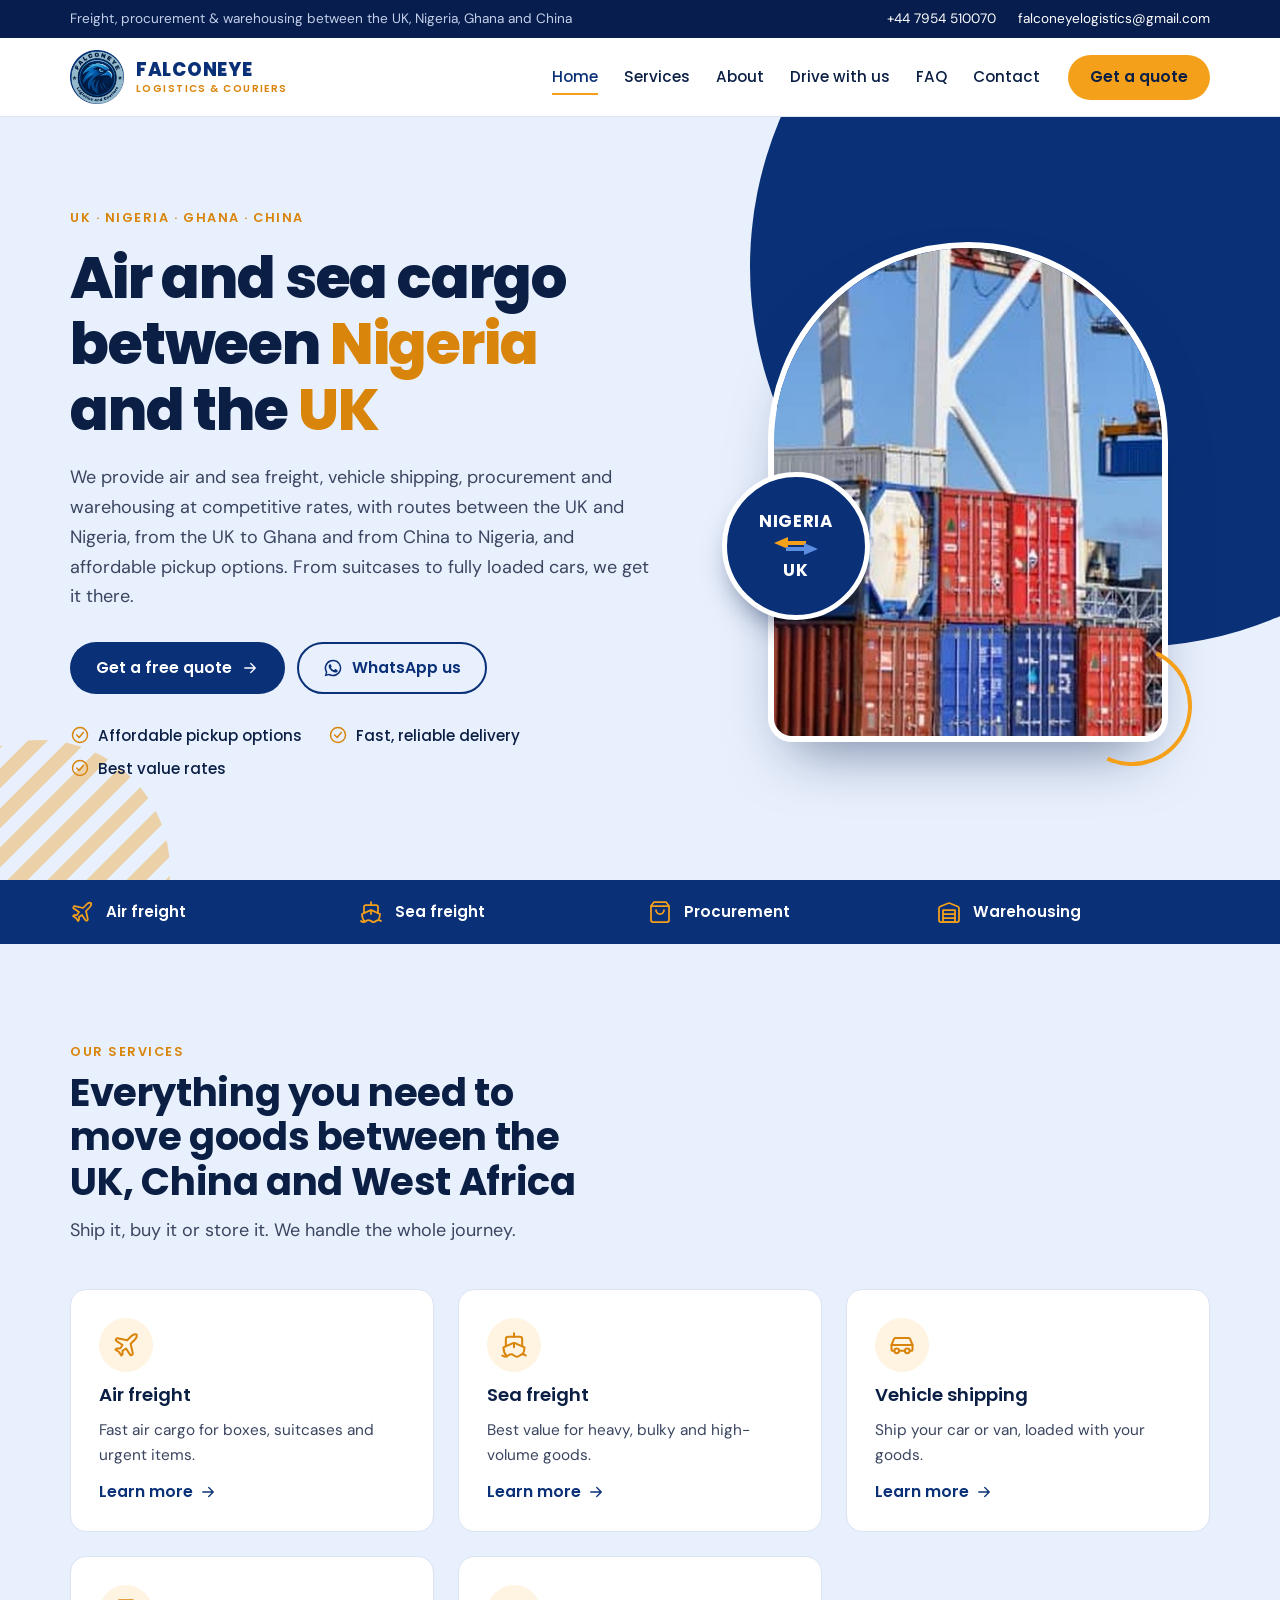
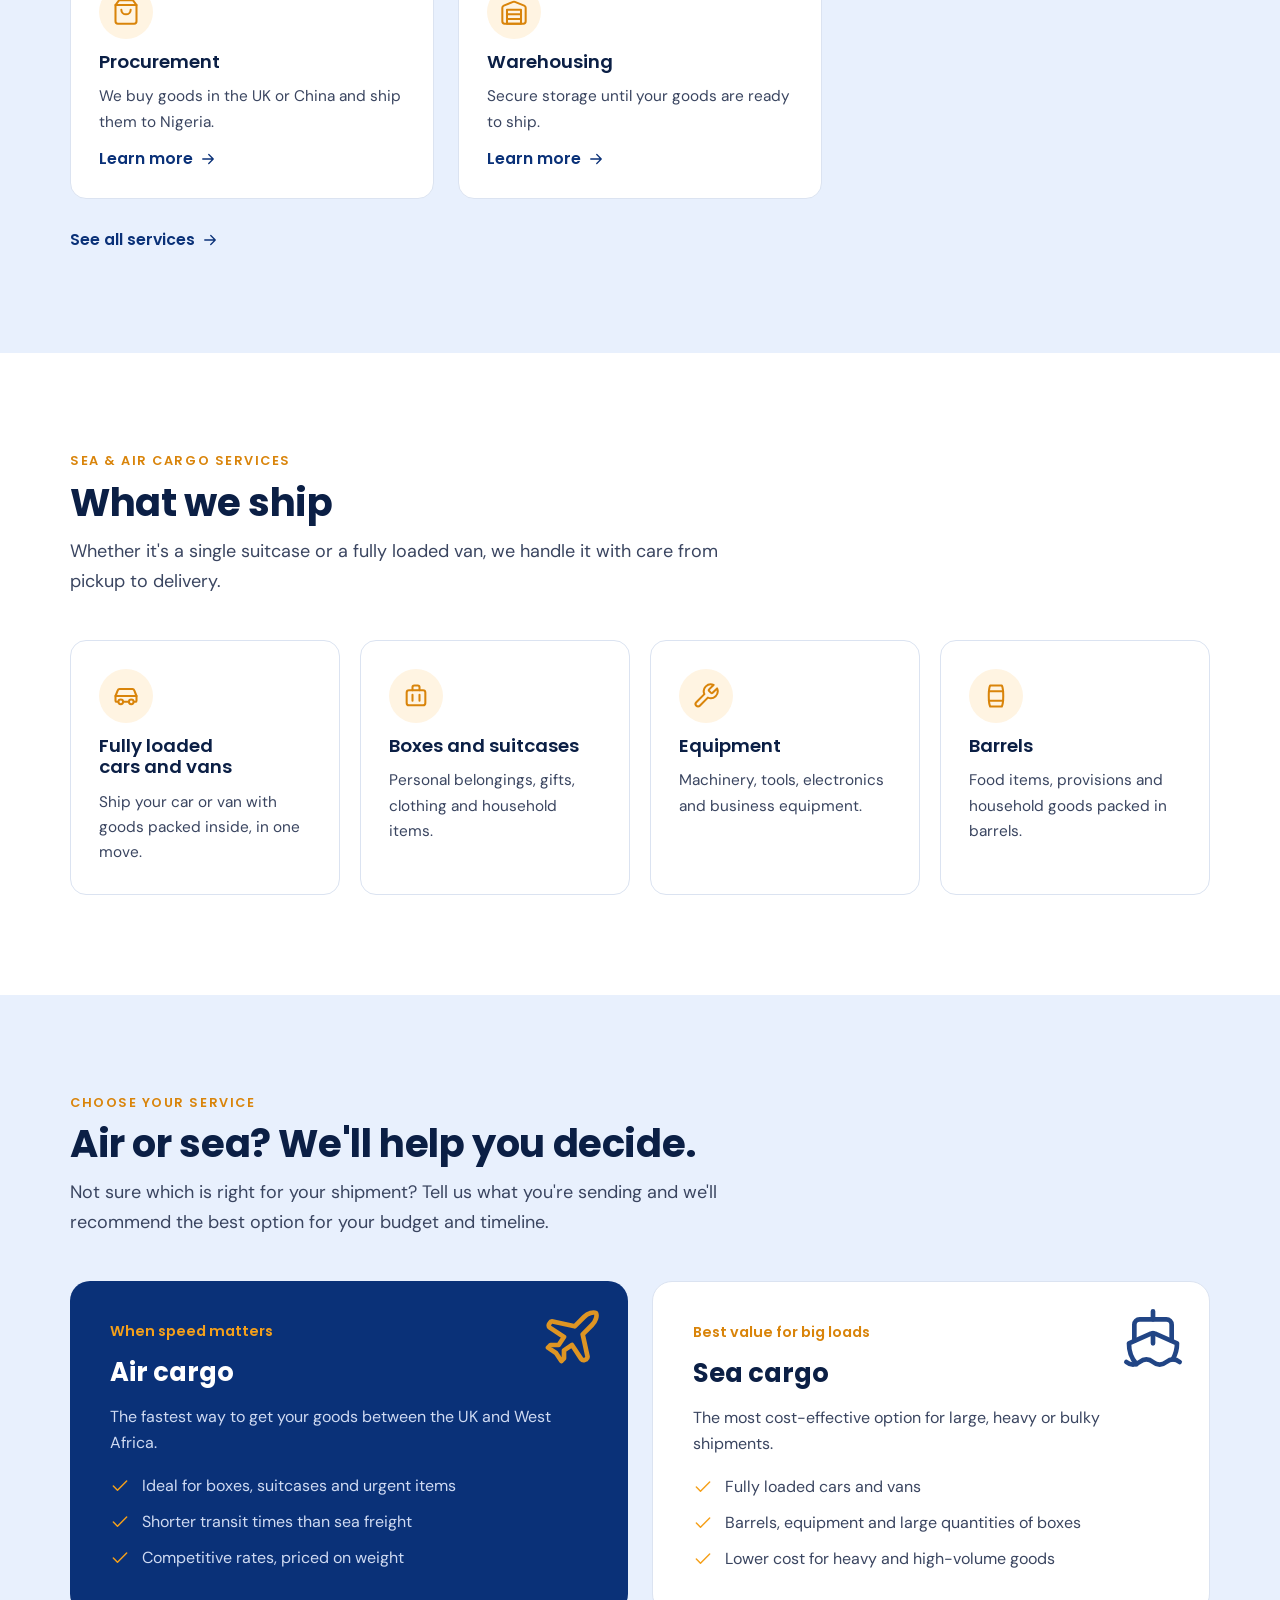
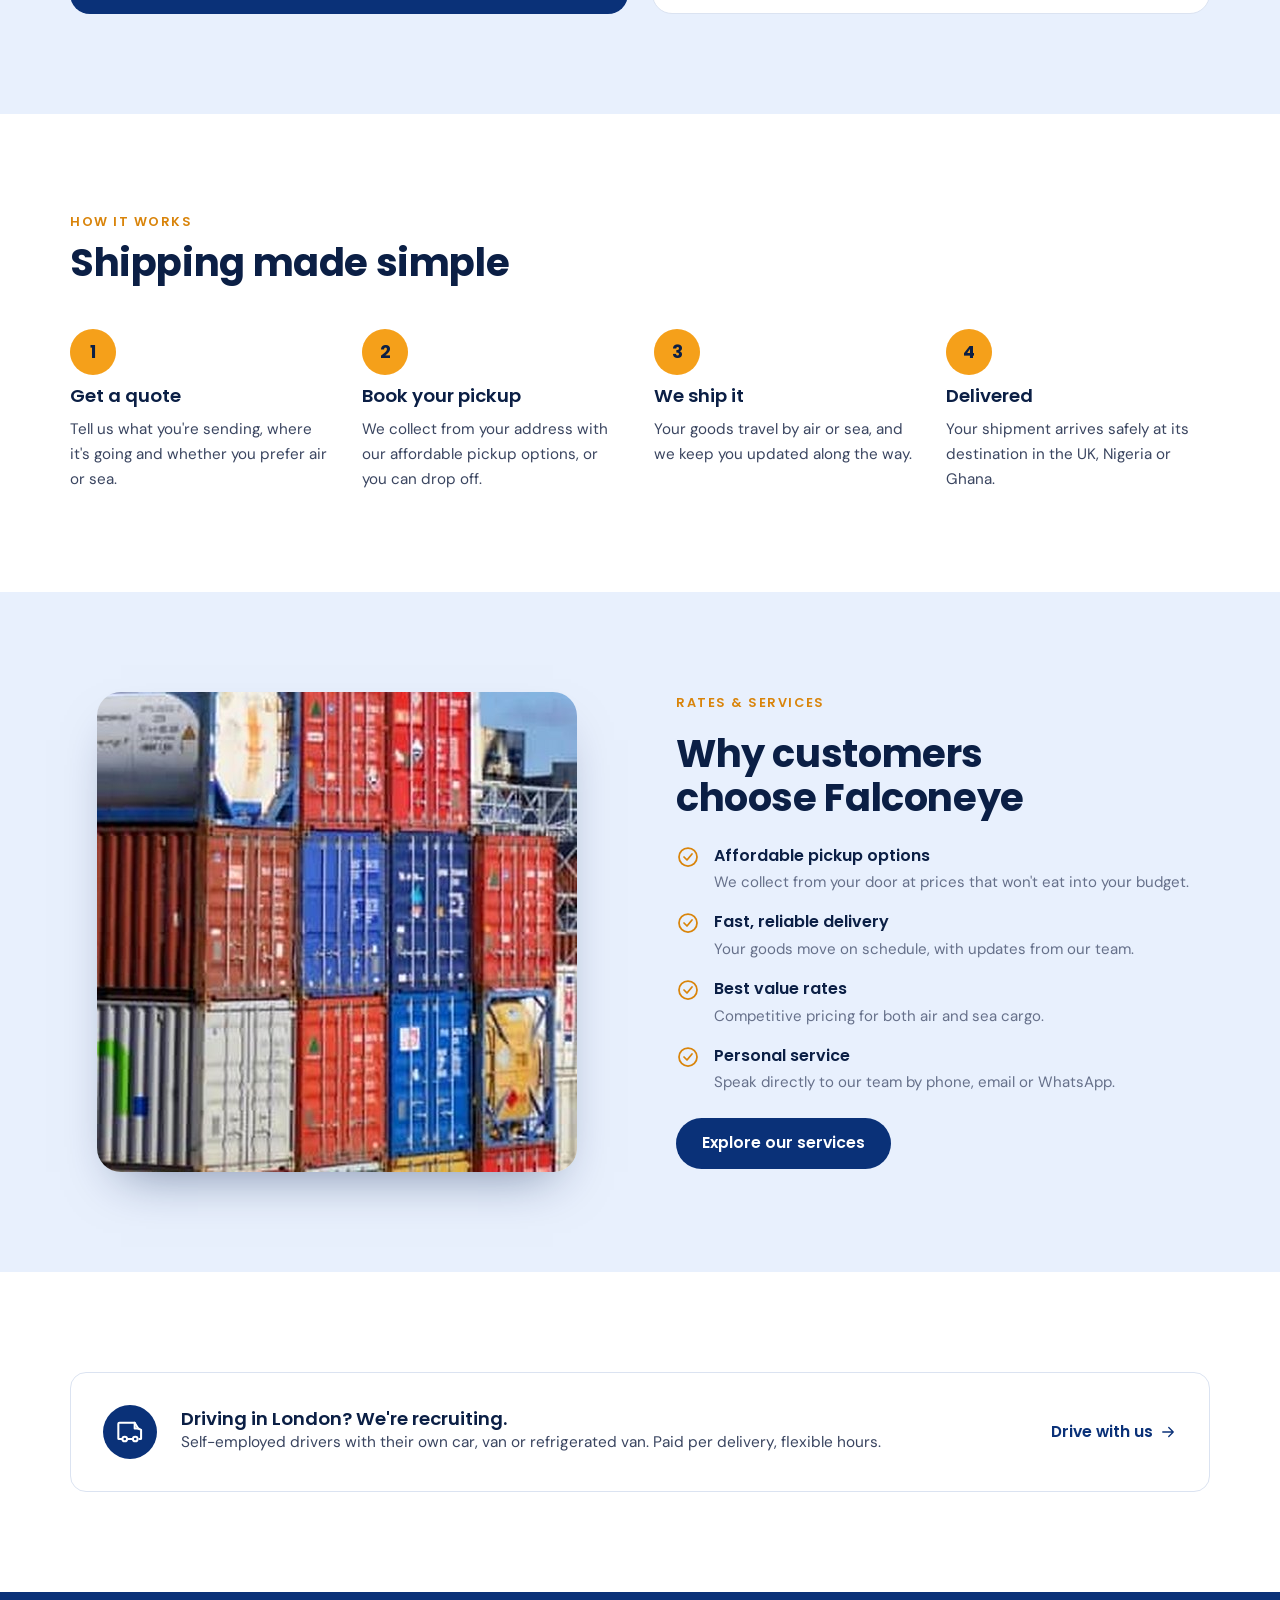
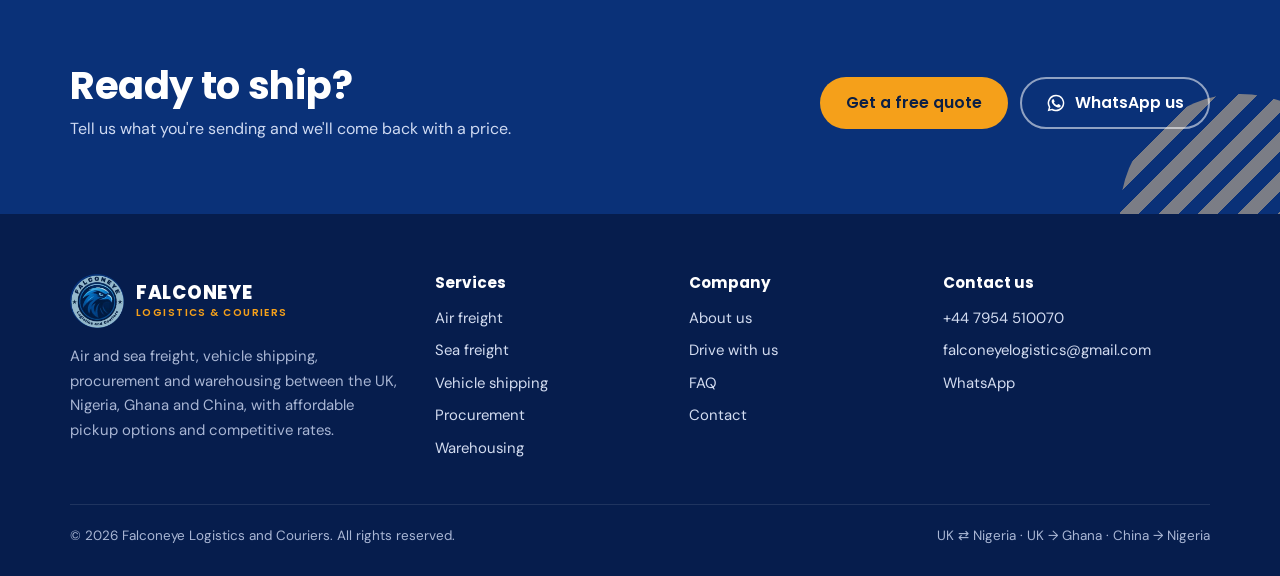
<file: index.html>
<!doctype html>
<html lang="en-GB">
<head>
<meta charset="utf-8">
<meta name="viewport" content="width=device-width,initial-scale=1,viewport-fit=cover">
<title>Falconeye Logistics and Couriers | Freight, Procurement &amp; Warehousing UK, Nigeria, Ghana &amp; China</title>
<meta name="description" content="Air and sea freight, vehicle shipping, procurement and warehousing between the UK, Nigeria, Ghana and China at competitive rates, with affordable pickup.">
<meta name="theme-color" content="#0a3178">
<link rel="icon" href="img/logo.png">
<link rel="preconnect" href="https://fonts.googleapis.com">
<link rel="preconnect" href="https://fonts.gstatic.com" crossorigin>
<link rel="stylesheet" href="https://fonts.googleapis.com/css2?family=Poppins:wght@500;600;700;800&family=DM+Sans:opsz,wght@9..40,400;9..40,500;9..40,600&display=swap">
<link rel="stylesheet" href="styles.css">
</head>
<body>
<div class="topbar"><div class="wrap">
  <span class="tag">Freight, procurement &amp; warehousing between the UK, Nigeria, Ghana and China</span>
  <span class="links"><a href="tel:+447954510070">+44 7954 510070</a><a href="mailto:falconeyelogistics@gmail.com">falconeyelogistics@gmail.com</a></span>
</div></div>
<header class="site-header"><div class="wrap nav">
  <a class="logo" href="index.html" aria-label="Falconeye Logistics and Couriers home"><img src="img/logo.png" alt="" width="54" height="54"><span class="logo-text"><b>FALCONEYE</b><small>Logistics &amp; Couriers</small></span></a>
  <ul class="nav-links" id="nav-links"><li><a href="index.html" aria-current="page">Home</a></li><li><a href="services.html">Services</a></li><li><a href="about.html">About</a></li><li><a href="drive-with-us.html">Drive with us</a></li><li><a href="faq.html">FAQ</a></li><li><a href="contact.html">Contact</a></li><li class="mobile-cta"><a class="btn btn-primary" href="contact.html#quote">Get a quote</a></li></ul>
  <a class="btn btn-primary" href="contact.html#quote">Get a quote</a>
  <button class="menu-btn" type="button" aria-expanded="false" aria-controls="nav-links" aria-label="Open menu"><svg width="24" height="24" viewBox="0 0 24 24" fill="none" stroke="currentColor" stroke-width="1.75" stroke-linecap="round" stroke-linejoin="round" aria-hidden="true"><path d="M4 7h16M4 12h16M4 17h16"/></svg></button>
</div></header>
<main>
<section class="hero"><div class="wrap hero-grid">
  <div>
    <span class="kicker">UK · Nigeria · Ghana · China</span>
    <h1 style="margin-top:14px">Air and sea cargo between <span class="hl">Nigeria</span> and the <span class="hl">UK</span></h1>
    <p class="lead">We provide air and sea freight, vehicle shipping, procurement and warehousing at competitive rates, with routes between the UK and Nigeria, from the UK to Ghana and from China to Nigeria, and affordable pickup options. From suitcases to fully loaded cars, we get it there.</p>
    <div class="btn-row"><a class="btn btn-navy" href="contact.html#quote">Get a free quote <svg width="18" height="18" viewBox="0 0 24 24" fill="none" stroke="currentColor" stroke-width="1.75" stroke-linecap="round" stroke-linejoin="round" aria-hidden="true"><path d="M5 12h14M13 6l6 6-6 6"/></svg></a><a class="btn btn-outline" href="https://wa.me/447954510070" target="_blank" rel="noopener"><svg width="20" height="20" viewBox="0 0 24 24" aria-hidden="true"><path fill="currentColor" d="M12 2a10 10 0 0 0-8.6 15.1L2 22l5-1.3A10 10 0 1 0 12 2zm0 18.2a8.2 8.2 0 0 1-4.2-1.2l-.3-.2-3 .8.8-2.9-.2-.3A8.2 8.2 0 1 1 12 20.2zm4.5-6.1c-.2-.1-1.5-.7-1.7-.8s-.4-.1-.6.1-.7.8-.8 1-.3.2-.5.1a6.7 6.7 0 0 1-3.3-2.9c-.3-.4.2-.4.7-1.4.1-.2 0-.3 0-.4l-.8-1.8c-.2-.5-.4-.4-.6-.4h-.5a1 1 0 0 0-.7.3 3 3 0 0 0-.9 2.2 5.2 5.2 0 0 0 1.1 2.7 11.9 11.9 0 0 0 4.6 4c1.7.7 2.3.8 3.2.6a2.7 2.7 0 0 0 1.8-1.2 2.2 2.2 0 0 0 .1-1.3c0-.1-.2-.2-.4-.3z"/></svg>WhatsApp us</a></div>
    <ul class="hero-checks"><li><svg width="20" height="20" viewBox="0 0 24 24" fill="none" stroke="currentColor" stroke-width="1.75" stroke-linecap="round" stroke-linejoin="round" aria-hidden="true"><circle cx="12" cy="12" r="9"/><path d="m8 12 3 3 5-6"/></svg>Affordable pickup options</li><li><svg width="20" height="20" viewBox="0 0 24 24" fill="none" stroke="currentColor" stroke-width="1.75" stroke-linecap="round" stroke-linejoin="round" aria-hidden="true"><circle cx="12" cy="12" r="9"/><path d="m8 12 3 3 5-6"/></svg>Fast, reliable delivery</li><li><svg width="20" height="20" viewBox="0 0 24 24" fill="none" stroke="currentColor" stroke-width="1.75" stroke-linecap="round" stroke-linejoin="round" aria-hidden="true"><circle cx="12" cy="12" r="9"/><path d="m8 12 3 3 5-6"/></svg>Best value rates</li></ul>
  </div>
  <div class="hero-visual">
    <div class="hero-photo"><img src="img/port.jpg" alt="Shipping containers stacked at a port beneath a cargo crane" width="420" height="525"></div>
    <div class="route-badge" aria-label="Nigeria to UK and UK to Nigeria"><span>NIGERIA</span><svg viewBox="0 0 56 24" aria-hidden="true"><path d="M20 3 6 9l14 6v-4h18V7H20z" fill="#f5a01a"/><path d="M36 9l14 6-14 6v-4H18v-4h18z" fill="#5b8de0"/></svg><span>UK</span></div>
    <div class="arc" aria-hidden="true"></div>
  </div>
</div></section>

<div class="route-strip"><ul class="wrap">
  <li><svg width="24" height="24" viewBox="0 0 24 24" fill="none" stroke="currentColor" stroke-width="1.75" stroke-linecap="round" stroke-linejoin="round" aria-hidden="true"><path d="M17.8 19.2 16 11l3.5-3.5C21 6 21.5 4 21 3c-1-.5-3 0-4.5 1.5L13 8 4.8 6.2c-.5-.1-.9.1-1.1.5l-.3.5c-.2.5-.1 1 .3 1.3L9 12l-2 3H4l-1 1 3 2 2 3 1-1v-3l3-2 3.5 5.3c.3.4.8.5 1.3.3l.5-.2c.4-.3.6-.7.5-1.2z"/></svg>Air freight</li><li><svg width="24" height="24" viewBox="0 0 24 24" fill="none" stroke="currentColor" stroke-width="1.75" stroke-linecap="round" stroke-linejoin="round" aria-hidden="true"><path d="M12 10.2V14M12 2v3"/><path d="M19 13V7a2 2 0 0 0-2-2H7a2 2 0 0 0-2 2v6"/><path d="M19.4 20A11.6 11.6 0 0 0 21 14l-8.2-3.6a2 2 0 0 0-1.6 0L3 14a11.6 11.6 0 0 0 2.8 7.8"/><path d="M2 21c.6.5 1.2 1 2.5 1 2.5 0 2.5-2 5-2 1.3 0 1.9.5 2.5 1s1.2 1 2.5 1c2.5 0 2.5-2 5-2 1.3 0 1.9.5 2.5 1"/></svg>Sea freight</li><li><svg width="24" height="24" viewBox="0 0 24 24" fill="none" stroke="currentColor" stroke-width="1.75" stroke-linecap="round" stroke-linejoin="round" aria-hidden="true"><path d="M6 2 3 6v14a2 2 0 0 0 2 2h14a2 2 0 0 0 2-2V6l-3-4z"/><path d="M3 6h18"/><path d="M16 10a4 4 0 0 1-8 0"/></svg>Procurement</li><li><svg width="24" height="24" viewBox="0 0 24 24" fill="none" stroke="currentColor" stroke-width="1.75" stroke-linecap="round" stroke-linejoin="round" aria-hidden="true"><path d="M22 8.35V20a2 2 0 0 1-2 2H4a2 2 0 0 1-2-2V8.35A2 2 0 0 1 3.26 6.5l8-3.2a2 2 0 0 1 1.48 0l8 3.2A2 2 0 0 1 22 8.35Z"/><path d="M6 18h12M6 14h12"/><rect width="12" height="12" x="6" y="10"/></svg>Warehousing</li>
</ul></div>

<section class="section sky"><div class="wrap">
  <div class="section-head"><span class="kicker">Our services</span><h2>Everything you need to move goods between the UK, China and West Africa</h2><p class="lead">Ship it, buy it or store it. We handle the whole journey.</p></div>
  <div class="grid-3"><article class="card"><div class="icon"><svg width="24" height="24" viewBox="0 0 24 24" fill="none" stroke="currentColor" stroke-width="1.75" stroke-linecap="round" stroke-linejoin="round" aria-hidden="true"><path d="M17.8 19.2 16 11l3.5-3.5C21 6 21.5 4 21 3c-1-.5-3 0-4.5 1.5L13 8 4.8 6.2c-.5-.1-.9.1-1.1.5l-.3.5c-.2.5-.1 1 .3 1.3L9 12l-2 3H4l-1 1 3 2 2 3 1-1v-3l3-2 3.5 5.3c.3.4.8.5 1.3.3l.5-.2c.4-.3.6-.7.5-1.2z"/></svg></div><h3>Air freight</h3><p>Fast air cargo for boxes, suitcases and urgent items.</p><a class="link-arrow" href="air-freight.html">Learn more <svg width="18" height="18" viewBox="0 0 24 24" fill="none" stroke="currentColor" stroke-width="1.75" stroke-linecap="round" stroke-linejoin="round" aria-hidden="true"><path d="M5 12h14M13 6l6 6-6 6"/></svg></a></article><article class="card"><div class="icon"><svg width="24" height="24" viewBox="0 0 24 24" fill="none" stroke="currentColor" stroke-width="1.75" stroke-linecap="round" stroke-linejoin="round" aria-hidden="true"><path d="M12 10.2V14M12 2v3"/><path d="M19 13V7a2 2 0 0 0-2-2H7a2 2 0 0 0-2 2v6"/><path d="M19.4 20A11.6 11.6 0 0 0 21 14l-8.2-3.6a2 2 0 0 0-1.6 0L3 14a11.6 11.6 0 0 0 2.8 7.8"/><path d="M2 21c.6.5 1.2 1 2.5 1 2.5 0 2.5-2 5-2 1.3 0 1.9.5 2.5 1s1.2 1 2.5 1c2.5 0 2.5-2 5-2 1.3 0 1.9.5 2.5 1"/></svg></div><h3>Sea freight</h3><p>Best value for heavy, bulky and high-volume goods.</p><a class="link-arrow" href="sea-freight.html">Learn more <svg width="18" height="18" viewBox="0 0 24 24" fill="none" stroke="currentColor" stroke-width="1.75" stroke-linecap="round" stroke-linejoin="round" aria-hidden="true"><path d="M5 12h14M13 6l6 6-6 6"/></svg></a></article><article class="card"><div class="icon"><svg width="24" height="24" viewBox="0 0 24 24" fill="none" stroke="currentColor" stroke-width="1.75" stroke-linecap="round" stroke-linejoin="round" aria-hidden="true"><path d="M5 17H4a1 1 0 0 1-1-1v-4l2-5a1.5 1.5 0 0 1 1.4-1h11.2a1.5 1.5 0 0 1 1.4 1l2 5v4a1 1 0 0 1-1 1h-1"/><path d="M9.5 17h5"/><path d="M3 12h18"/><circle cx="7.5" cy="17" r="2"/><circle cx="16.5" cy="17" r="2"/></svg></div><h3>Vehicle shipping</h3><p>Ship your car or van, loaded with your goods.</p><a class="link-arrow" href="vehicle-shipping.html">Learn more <svg width="18" height="18" viewBox="0 0 24 24" fill="none" stroke="currentColor" stroke-width="1.75" stroke-linecap="round" stroke-linejoin="round" aria-hidden="true"><path d="M5 12h14M13 6l6 6-6 6"/></svg></a></article><article class="card"><div class="icon"><svg width="24" height="24" viewBox="0 0 24 24" fill="none" stroke="currentColor" stroke-width="1.75" stroke-linecap="round" stroke-linejoin="round" aria-hidden="true"><path d="M6 2 3 6v14a2 2 0 0 0 2 2h14a2 2 0 0 0 2-2V6l-3-4z"/><path d="M3 6h18"/><path d="M16 10a4 4 0 0 1-8 0"/></svg></div><h3>Procurement</h3><p>We buy goods in the UK or China and ship them to Nigeria.</p><a class="link-arrow" href="procurement.html">Learn more <svg width="18" height="18" viewBox="0 0 24 24" fill="none" stroke="currentColor" stroke-width="1.75" stroke-linecap="round" stroke-linejoin="round" aria-hidden="true"><path d="M5 12h14M13 6l6 6-6 6"/></svg></a></article><article class="card"><div class="icon"><svg width="24" height="24" viewBox="0 0 24 24" fill="none" stroke="currentColor" stroke-width="1.75" stroke-linecap="round" stroke-linejoin="round" aria-hidden="true"><path d="M22 8.35V20a2 2 0 0 1-2 2H4a2 2 0 0 1-2-2V8.35A2 2 0 0 1 3.26 6.5l8-3.2a2 2 0 0 1 1.48 0l8 3.2A2 2 0 0 1 22 8.35Z"/><path d="M6 18h12M6 14h12"/><rect width="12" height="12" x="6" y="10"/></svg></div><h3>Warehousing</h3><p>Secure storage until your goods are ready to ship.</p><a class="link-arrow" href="warehousing.html">Learn more <svg width="18" height="18" viewBox="0 0 24 24" fill="none" stroke="currentColor" stroke-width="1.75" stroke-linecap="round" stroke-linejoin="round" aria-hidden="true"><path d="M5 12h14M13 6l6 6-6 6"/></svg></a></article></div>
  <p style="margin-top:28px"><a class="link-arrow" href="services.html">See all services <svg width="18" height="18" viewBox="0 0 24 24" fill="none" stroke="currentColor" stroke-width="1.75" stroke-linecap="round" stroke-linejoin="round" aria-hidden="true"><path d="M5 12h14M13 6l6 6-6 6"/></svg></a></p>
</div></section>

<section class="section"><div class="wrap">
  <div class="section-head"><span class="kicker">Sea &amp; air cargo services</span><h2>What we ship</h2><p class="lead">Whether it's a single suitcase or a fully loaded van, we handle it with care from pickup to delivery.</p></div>
  <div class="grid-4"><article class="card"><div class="icon"><svg width="24" height="24" viewBox="0 0 24 24" fill="none" stroke="currentColor" stroke-width="1.75" stroke-linecap="round" stroke-linejoin="round" aria-hidden="true"><path d="M5 17H4a1 1 0 0 1-1-1v-4l2-5a1.5 1.5 0 0 1 1.4-1h11.2a1.5 1.5 0 0 1 1.4 1l2 5v4a1 1 0 0 1-1 1h-1"/><path d="M9.5 17h5"/><path d="M3 12h18"/><circle cx="7.5" cy="17" r="2"/><circle cx="16.5" cy="17" r="2"/></svg></div><h3>Fully loaded cars and vans</h3><p>Ship your car or van with goods packed inside, in one move.</p></article><article class="card"><div class="icon"><svg width="24" height="24" viewBox="0 0 24 24" fill="none" stroke="currentColor" stroke-width="1.75" stroke-linecap="round" stroke-linejoin="round" aria-hidden="true"><rect x="4" y="7" width="16" height="13" rx="2"/><path d="M9 7V4.5A1.5 1.5 0 0 1 10.5 3h3A1.5 1.5 0 0 1 15 4.5V7M9 11v5M15 11v5"/></svg></div><h3>Boxes and suitcases</h3><p>Personal belongings, gifts, clothing and household items.</p></article><article class="card"><div class="icon"><svg width="24" height="24" viewBox="0 0 24 24" fill="none" stroke="currentColor" stroke-width="1.75" stroke-linecap="round" stroke-linejoin="round" aria-hidden="true"><path d="M14.7 6.3a1 1 0 0 0 0 1.4l1.6 1.6a1 1 0 0 0 1.4 0l3.8-3.8a6 6 0 0 1-7.9 7.9l-6.9 6.9a2.1 2.1 0 0 1-3-3l6.9-6.9a6 6 0 0 1 7.9-7.9z"/></svg></div><h3>Equipment</h3><p>Machinery, tools, electronics and business equipment.</p></article><article class="card"><div class="icon"><svg width="24" height="24" viewBox="0 0 24 24" fill="none" stroke="currentColor" stroke-width="1.75" stroke-linecap="round" stroke-linejoin="round" aria-hidden="true"><path d="M7 3h10c1.6 3 1.6 15 0 18H7C5.4 18 5.4 6 7 3z"/><path d="M5.9 8h12.2M5.9 16h12.2"/></svg></div><h3>Barrels</h3><p>Food items, provisions and household goods packed in barrels.</p></article></div>
</div></section>

<section class="section sky"><div class="wrap">
  <div class="section-head"><span class="kicker">Choose your service</span><h2>Air or sea? We'll help you decide.</h2><p class="lead">Not sure which is right for your shipment? Tell us what you're sending and we'll recommend the best option for your budget and timeline.</p></div>
  <div class="grid-2">
  <article class="mode air" id="air"><span class="big-icon" style="color:var(--orange)"><svg width="64" height="64" viewBox="0 0 24 24" fill="none" stroke="currentColor" stroke-width="1.75" stroke-linecap="round" stroke-linejoin="round" aria-hidden="true"><path d="M17.8 19.2 16 11l3.5-3.5C21 6 21.5 4 21 3c-1-.5-3 0-4.5 1.5L13 8 4.8 6.2c-.5-.1-.9.1-1.1.5l-.3.5c-.2.5-.1 1 .3 1.3L9 12l-2 3H4l-1 1 3 2 2 3 1-1v-3l3-2 3.5 5.3c.3.4.8.5 1.3.3l.5-.2c.4-.3.6-.7.5-1.2z"/></svg></span>
    <span class="tagline">When speed matters</span><h3>Air cargo</h3>
    <p>The fastest way to get your goods between the UK and West Africa.</p>
    <ul><li><svg width="20" height="20" viewBox="0 0 24 24" fill="none" stroke="currentColor" stroke-width="1.75" stroke-linecap="round" stroke-linejoin="round" aria-hidden="true"><path d="M20 6 9 17l-5-5"/></svg><span>Ideal for boxes, suitcases and urgent items</span></li><li><svg width="20" height="20" viewBox="0 0 24 24" fill="none" stroke="currentColor" stroke-width="1.75" stroke-linecap="round" stroke-linejoin="round" aria-hidden="true"><path d="M20 6 9 17l-5-5"/></svg><span>Shorter transit times than sea freight</span></li><li><svg width="20" height="20" viewBox="0 0 24 24" fill="none" stroke="currentColor" stroke-width="1.75" stroke-linecap="round" stroke-linejoin="round" aria-hidden="true"><path d="M20 6 9 17l-5-5"/></svg><span>Competitive rates, priced on weight</span></li></ul>
  </article>
  <article class="mode sea" id="sea"><span class="big-icon" style="color:var(--navy)"><svg width="64" height="64" viewBox="0 0 24 24" fill="none" stroke="currentColor" stroke-width="1.75" stroke-linecap="round" stroke-linejoin="round" aria-hidden="true"><path d="M12 10.2V14M12 2v3"/><path d="M19 13V7a2 2 0 0 0-2-2H7a2 2 0 0 0-2 2v6"/><path d="M19.4 20A11.6 11.6 0 0 0 21 14l-8.2-3.6a2 2 0 0 0-1.6 0L3 14a11.6 11.6 0 0 0 2.8 7.8"/><path d="M2 21c.6.5 1.2 1 2.5 1 2.5 0 2.5-2 5-2 1.3 0 1.9.5 2.5 1s1.2 1 2.5 1c2.5 0 2.5-2 5-2 1.3 0 1.9.5 2.5 1"/></svg></span>
    <span class="tagline">Best value for big loads</span><h3>Sea cargo</h3>
    <p>The most cost-effective option for large, heavy or bulky shipments.</p>
    <ul><li><svg width="20" height="20" viewBox="0 0 24 24" fill="none" stroke="currentColor" stroke-width="1.75" stroke-linecap="round" stroke-linejoin="round" aria-hidden="true"><path d="M20 6 9 17l-5-5"/></svg><span>Fully loaded cars and vans</span></li><li><svg width="20" height="20" viewBox="0 0 24 24" fill="none" stroke="currentColor" stroke-width="1.75" stroke-linecap="round" stroke-linejoin="round" aria-hidden="true"><path d="M20 6 9 17l-5-5"/></svg><span>Barrels, equipment and large quantities of boxes</span></li><li><svg width="20" height="20" viewBox="0 0 24 24" fill="none" stroke="currentColor" stroke-width="1.75" stroke-linecap="round" stroke-linejoin="round" aria-hidden="true"><path d="M20 6 9 17l-5-5"/></svg><span>Lower cost for heavy and high-volume goods</span></li></ul>
  </article>
</div>
</div></section>

<section class="section"><div class="wrap">
  <div class="section-head"><span class="kicker">How it works</span><h2>Shipping made simple</h2></div>
  <ol class="steps">
    <li><h3>Get a quote</h3><p>Tell us what you're sending, where it's going and whether you prefer air or sea.</p></li>
    <li><h3>Book your pickup</h3><p>We collect from your address with our affordable pickup options, or you can drop off.</p></li>
    <li><h3>We ship it</h3><p>Your goods travel by air or sea, and we keep you updated along the way.</p></li>
    <li><h3>Delivered</h3><p>Your shipment arrives safely at its destination in the UK, Nigeria or Ghana.</p></li>
  </ol>
</div></section>

<section class="section sky"><div class="wrap split">
  <div class="photo-wrap"><div class="photo-frame"><img src="img/containers.jpg" alt="Stacked red, blue and white shipping containers" width="480" height="480" loading="lazy"></div><div class="stripes-dot stripes" aria-hidden="true"></div></div>
  <div style="display:grid;gap:22px">
    <span class="kicker">Rates &amp; services</span><h2>Why customers choose Falconeye</h2>
    <ul class="checks"><li><svg width="24" height="24" viewBox="0 0 24 24" fill="none" stroke="currentColor" stroke-width="1.75" stroke-linecap="round" stroke-linejoin="round" aria-hidden="true"><circle cx="12" cy="12" r="9"/><path d="m8 12 3 3 5-6"/></svg><div><b>Affordable pickup options</b><span>We collect from your door at prices that won't eat into your budget.</span></div></li><li><svg width="24" height="24" viewBox="0 0 24 24" fill="none" stroke="currentColor" stroke-width="1.75" stroke-linecap="round" stroke-linejoin="round" aria-hidden="true"><circle cx="12" cy="12" r="9"/><path d="m8 12 3 3 5-6"/></svg><div><b>Fast, reliable delivery</b><span>Your goods move on schedule, with updates from our team.</span></div></li><li><svg width="24" height="24" viewBox="0 0 24 24" fill="none" stroke="currentColor" stroke-width="1.75" stroke-linecap="round" stroke-linejoin="round" aria-hidden="true"><circle cx="12" cy="12" r="9"/><path d="m8 12 3 3 5-6"/></svg><div><b>Best value rates</b><span>Competitive pricing for both air and sea cargo.</span></div></li><li><svg width="24" height="24" viewBox="0 0 24 24" fill="none" stroke="currentColor" stroke-width="1.75" stroke-linecap="round" stroke-linejoin="round" aria-hidden="true"><circle cx="12" cy="12" r="9"/><path d="m8 12 3 3 5-6"/></svg><div><b>Personal service</b><span>Speak directly to our team by phone, email or WhatsApp.</span></div></li></ul>
    <div class="btn-row"><a class="btn btn-navy" href="services.html">Explore our services</a></div>
  </div>
</div></section>

<section class="section"><div class="wrap">
  <div class="card recruit">
    <div class="icon navy"><svg width="24" height="24" viewBox="0 0 24 24" fill="none" stroke="currentColor" stroke-width="1.75" stroke-linecap="round" stroke-linejoin="round" aria-hidden="true"><path d="M5 18H2.5a.5.5 0 0 1-.5-.5V5a1 1 0 0 1 1-1h13l3 5 2.5 1.2v7.3a.5.5 0 0 1-.5.5h-1"/><path d="M9.5 18h5"/><path d="M16 4v5h3"/><circle cx="7.5" cy="18" r="2"/><circle cx="16.5" cy="18" r="2"/></svg></div>
    <div><h3>Driving in London? We're recruiting.</h3><p>Self-employed drivers with their own car, van or refrigerated van. Paid per delivery, flexible hours.</p></div>
    <a class="link-arrow" href="drive-with-us.html">Drive with us <svg width="18" height="18" viewBox="0 0 24 24" fill="none" stroke="currentColor" stroke-width="1.75" stroke-linecap="round" stroke-linejoin="round" aria-hidden="true"><path d="M5 12h14M13 6l6 6-6 6"/></svg></a>
  </div>
</div></section>
</main>
<section class="cta-band on-dark"><div class="wrap">
  <div><h2>Ready to ship?</h2><p>Tell us what you're sending and we'll come back with a price.</p></div>
  <div class="btn-row"><a class="btn btn-primary" href="contact.html#quote">Get a free quote</a><a class="btn btn-outline" href="https://wa.me/447954510070" target="_blank" rel="noopener"><svg width="20" height="20" viewBox="0 0 24 24" aria-hidden="true"><path fill="currentColor" d="M12 2a10 10 0 0 0-8.6 15.1L2 22l5-1.3A10 10 0 1 0 12 2zm0 18.2a8.2 8.2 0 0 1-4.2-1.2l-.3-.2-3 .8.8-2.9-.2-.3A8.2 8.2 0 1 1 12 20.2zm4.5-6.1c-.2-.1-1.5-.7-1.7-.8s-.4-.1-.6.1-.7.8-.8 1-.3.2-.5.1a6.7 6.7 0 0 1-3.3-2.9c-.3-.4.2-.4.7-1.4.1-.2 0-.3 0-.4l-.8-1.8c-.2-.5-.4-.4-.6-.4h-.5a1 1 0 0 0-.7.3 3 3 0 0 0-.9 2.2 5.2 5.2 0 0 0 1.1 2.7 11.9 11.9 0 0 0 4.6 4c1.7.7 2.3.8 3.2.6a2.7 2.7 0 0 0 1.8-1.2 2.2 2.2 0 0 0 .1-1.3c0-.1-.2-.2-.4-.3z"/></svg>WhatsApp us</a></div>
</div></section>
<footer class="site-footer"><div class="wrap">
  <div class="footer-grid">
    <div style="display:grid;gap:16px;align-content:start"><a class="logo" href="index.html" aria-label="Falconeye Logistics and Couriers home"><img src="img/logo.png" alt="" width="54" height="54"><span class="logo-text"><b>FALCONEYE</b><small>Logistics &amp; Couriers</small></span></a><p>Air and sea freight, vehicle shipping, procurement and warehousing between the UK, Nigeria, Ghana and China, with affordable pickup options and competitive rates.</p></div>
    <div><h4>Services</h4><ul><li><a href="air-freight.html">Air freight</a></li><li><a href="sea-freight.html">Sea freight</a></li><li><a href="vehicle-shipping.html">Vehicle shipping</a></li><li><a href="procurement.html">Procurement</a></li><li><a href="warehousing.html">Warehousing</a></li></ul></div>
    <div><h4>Company</h4><ul><li><a href="about.html">About us</a></li><li><a href="drive-with-us.html">Drive with us</a></li><li><a href="faq.html">FAQ</a></li><li><a href="contact.html">Contact</a></li></ul></div>
    <div><h4>Contact us</h4><ul><li><a href="tel:+447954510070">+44 7954 510070</a></li><li><a href="mailto:falconeyelogistics@gmail.com">falconeyelogistics@gmail.com</a></li><li><a href="https://wa.me/447954510070" target="_blank" rel="noopener">WhatsApp</a></li></ul></div>
  </div>
  <div class="footer-base"><span>© <span id="year">2026</span> Falconeye Logistics and Couriers. All rights reserved.</span><span>UK ⇄ Nigeria · UK → Ghana · China → Nigeria</span></div>
</div></footer>
<script src="main.js"></script>
</body>
</html>
</file>
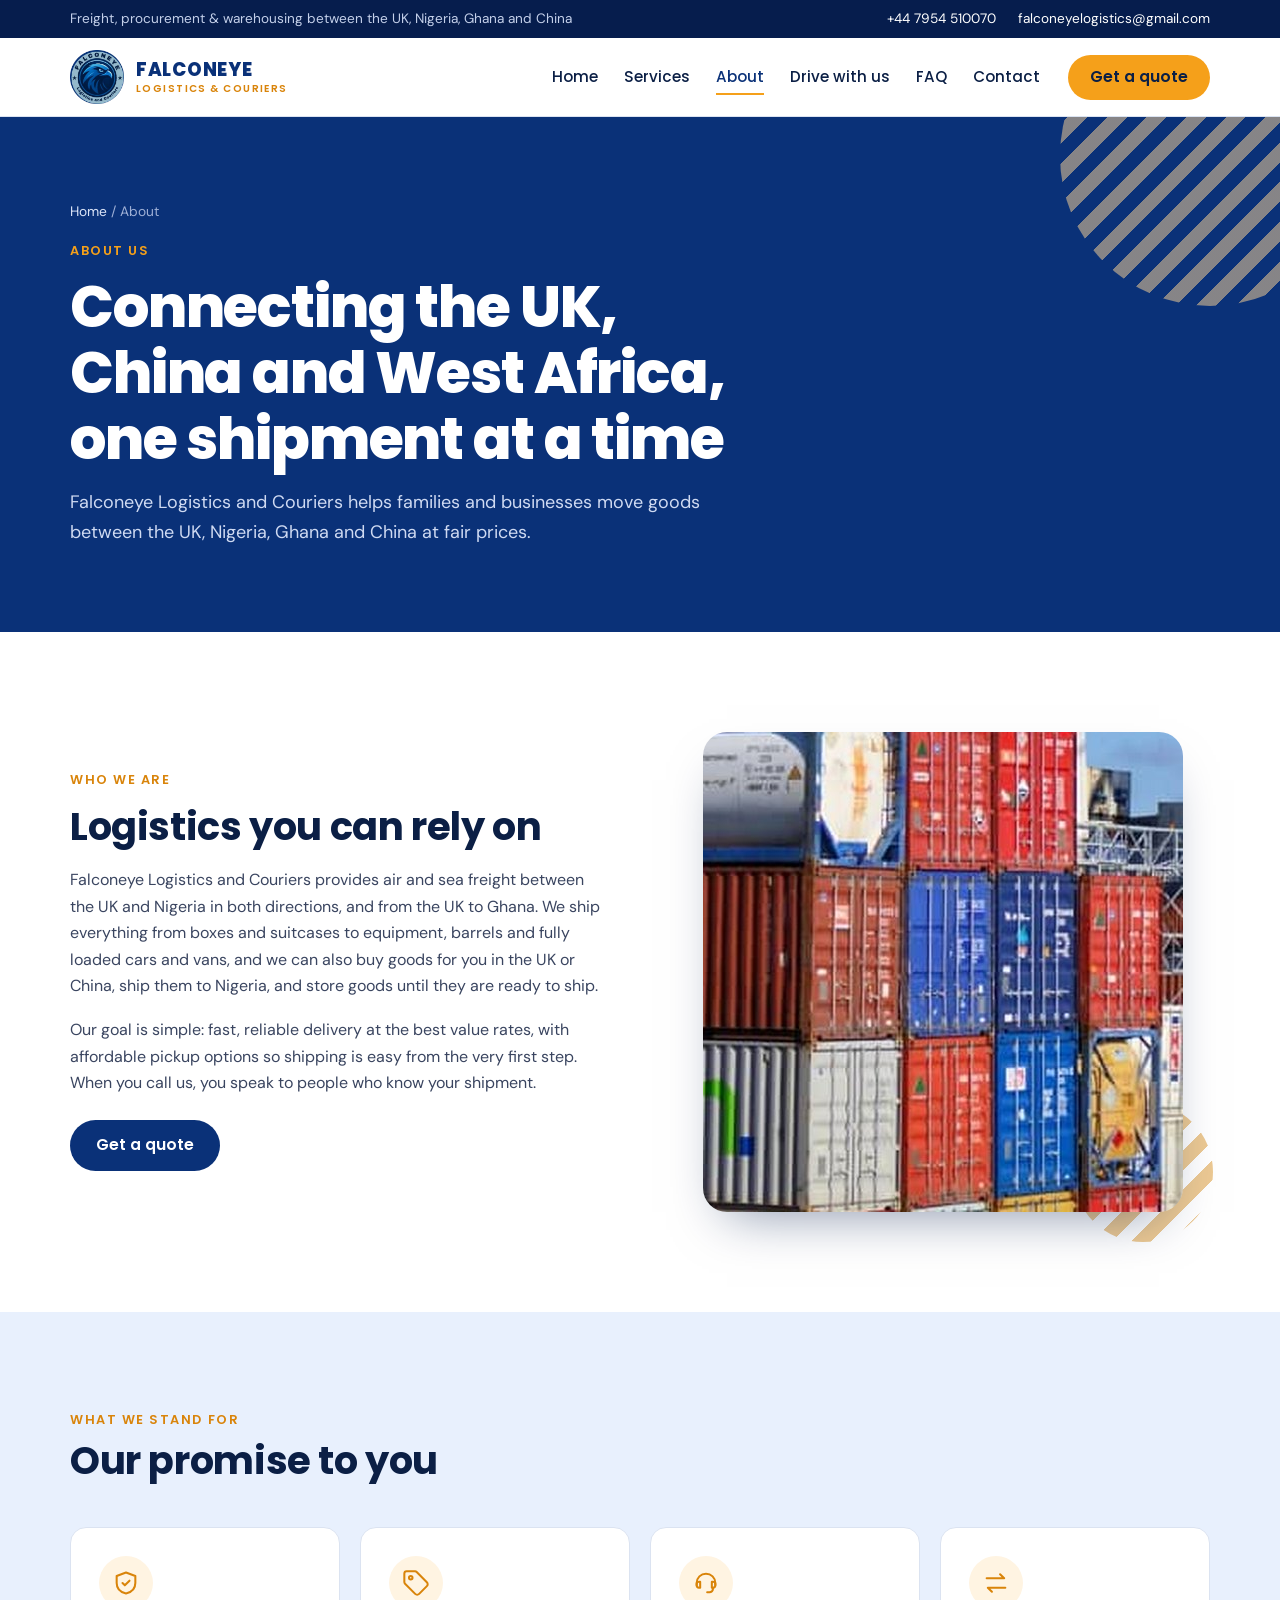
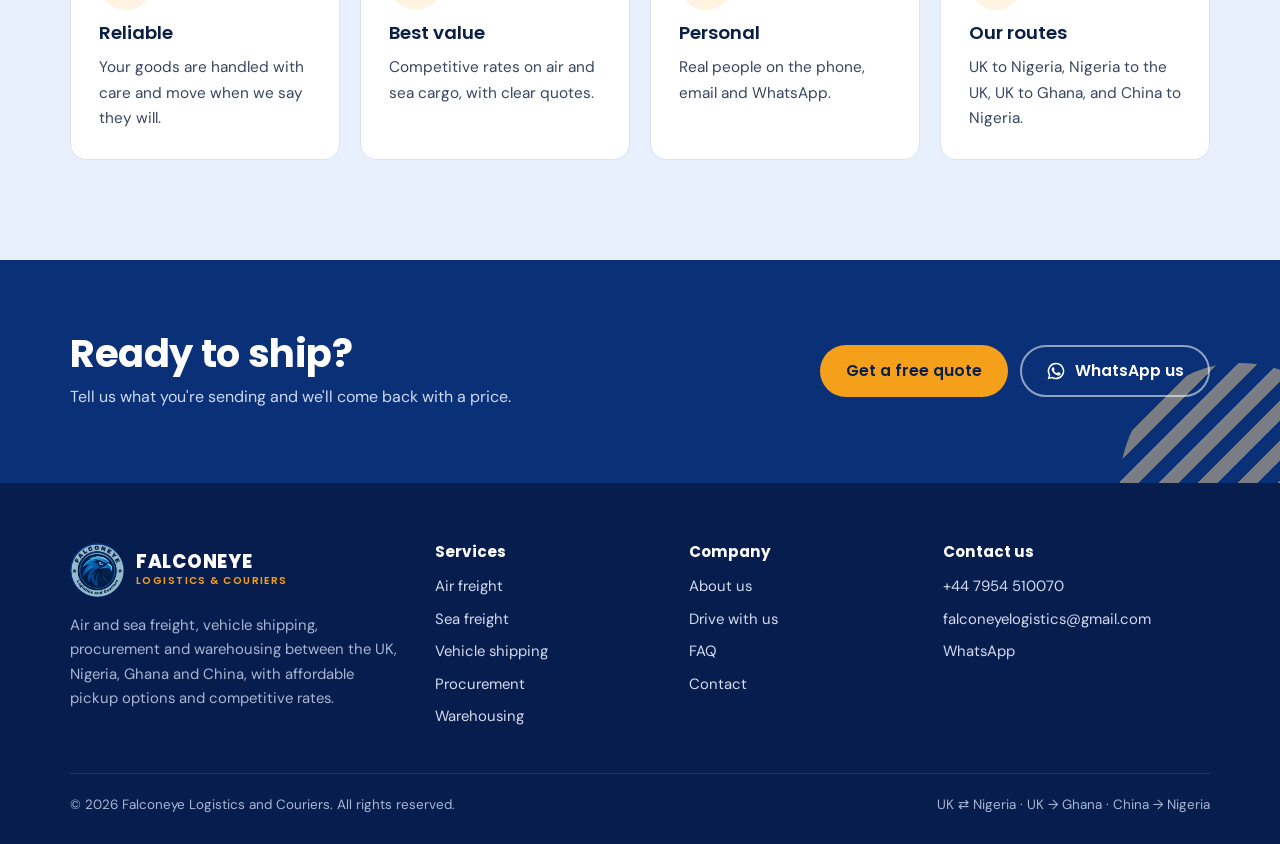
<file: about.html>
<!doctype html>
<html lang="en-GB">
<head>
<meta charset="utf-8">
<meta name="viewport" content="width=device-width,initial-scale=1,viewport-fit=cover">
<title>About Us | Falconeye Logistics and Couriers</title>
<meta name="description" content="Falconeye Logistics and Couriers provides air and sea freight, vehicle shipping, procurement and warehousing between the UK, Nigeria, Ghana and China.">
<meta name="theme-color" content="#0a3178">
<link rel="icon" href="img/logo.png">
<link rel="preconnect" href="https://fonts.googleapis.com">
<link rel="preconnect" href="https://fonts.gstatic.com" crossorigin>
<link rel="stylesheet" href="https://fonts.googleapis.com/css2?family=Poppins:wght@500;600;700;800&family=DM+Sans:opsz,wght@9..40,400;9..40,500;9..40,600&display=swap">
<link rel="stylesheet" href="styles.css">
</head>
<body>
<div class="topbar"><div class="wrap">
  <span class="tag">Freight, procurement &amp; warehousing between the UK, Nigeria, Ghana and China</span>
  <span class="links"><a href="tel:+447954510070">+44 7954 510070</a><a href="mailto:falconeyelogistics@gmail.com">falconeyelogistics@gmail.com</a></span>
</div></div>
<header class="site-header"><div class="wrap nav">
  <a class="logo" href="index.html" aria-label="Falconeye Logistics and Couriers home"><img src="img/logo.png" alt="" width="54" height="54"><span class="logo-text"><b>FALCONEYE</b><small>Logistics &amp; Couriers</small></span></a>
  <ul class="nav-links" id="nav-links"><li><a href="index.html">Home</a></li><li><a href="services.html">Services</a></li><li><a href="about.html" aria-current="page">About</a></li><li><a href="drive-with-us.html">Drive with us</a></li><li><a href="faq.html">FAQ</a></li><li><a href="contact.html">Contact</a></li><li class="mobile-cta"><a class="btn btn-primary" href="contact.html#quote">Get a quote</a></li></ul>
  <a class="btn btn-primary" href="contact.html#quote">Get a quote</a>
  <button class="menu-btn" type="button" aria-expanded="false" aria-controls="nav-links" aria-label="Open menu"><svg width="24" height="24" viewBox="0 0 24 24" fill="none" stroke="currentColor" stroke-width="1.75" stroke-linecap="round" stroke-linejoin="round" aria-hidden="true"><path d="M4 7h16M4 12h16M4 17h16"/></svg></button>
</div></header>
<main>
<section class="page-hero"><div class="wrap">
  <div class="crumbs"><a href="index.html">Home</a> / About</div>
  <span class="kicker">About us</span><h1 style="margin-top:10px">Connecting the UK, China and West Africa, one shipment at a time</h1><p class="lead">Falconeye Logistics and Couriers helps families and businesses move goods between the UK, Nigeria, Ghana and China at fair prices.</p>
</div></section>
<section class="section"><div class="wrap split">
  <div style="display:grid;gap:18px">
    <span class="kicker">Who we are</span><h2>Logistics you can rely on</h2>
    <p>Falconeye Logistics and Couriers provides air and sea freight between the UK and Nigeria in both directions, and from the UK to Ghana. We ship everything from boxes and suitcases to equipment, barrels and fully loaded cars and vans, and we can also buy goods for you in the UK or China, ship them to Nigeria, and store goods until they are ready to ship.</p>
    <p>Our goal is simple: fast, reliable delivery at the best value rates, with affordable pickup options so shipping is easy from the very first step. When you call us, you speak to people who know your shipment.</p>
    <div class="btn-row" style="margin-top:6px"><a class="btn btn-navy" href="contact.html#quote">Get a quote</a></div>
  </div>
  <div class="photo-wrap"><div class="photo-frame"><img src="img/containers.jpg" alt="Shipping containers at port" width="480" height="480" loading="lazy"></div><div class="stripes-dot stripes" aria-hidden="true"></div></div>
</div></section>

<section class="section sky"><div class="wrap">
  <div class="section-head"><span class="kicker">What we stand for</span><h2>Our promise to you</h2></div>
  <div class="grid-4">
    <article class="card"><div class="icon"><svg width="24" height="24" viewBox="0 0 24 24" fill="none" stroke="currentColor" stroke-width="1.75" stroke-linecap="round" stroke-linejoin="round" aria-hidden="true"><path d="M12 3 4 6v6c0 5 3.5 8 8 9 4.5-1 8-4 8-9V6z"/><path d="m9 12 2 2 4-4"/></svg></div><h3>Reliable</h3><p>Your goods are handled with care and move when we say they will.</p></article>
    <article class="card"><div class="icon"><svg width="24" height="24" viewBox="0 0 24 24" fill="none" stroke="currentColor" stroke-width="1.75" stroke-linecap="round" stroke-linejoin="round" aria-hidden="true"><path d="M12.6 2.6A2 2 0 0 0 11.2 2H4a2 2 0 0 0-2 2v7.2a2 2 0 0 0 .6 1.4l8.7 8.7a2.4 2.4 0 0 0 3.4 0l6.6-6.6a2.4 2.4 0 0 0 0-3.4z"/><circle cx="7.5" cy="7.5" r="1.5"/></svg></div><h3>Best value</h3><p>Competitive rates on air and sea cargo, with clear quotes.</p></article>
    <article class="card"><div class="icon"><svg width="24" height="24" viewBox="0 0 24 24" fill="none" stroke="currentColor" stroke-width="1.75" stroke-linecap="round" stroke-linejoin="round" aria-hidden="true"><path d="M4 14v-2a8 8 0 0 1 16 0v2"/><path d="M4 14a2 2 0 0 0 2 2h1v-5H6a2 2 0 0 0-2 2zM20 14a2 2 0 0 1-2 2h-1v-5h1a2 2 0 0 1 2 2z"/><path d="M18 16v1a3 3 0 0 1-3 3h-2"/></svg></div><h3>Personal</h3><p>Real people on the phone, email and WhatsApp.</p></article>
    <article class="card"><div class="icon"><svg width="24" height="24" viewBox="0 0 24 24" fill="none" stroke="currentColor" stroke-width="1.75" stroke-linecap="round" stroke-linejoin="round" aria-hidden="true"><path d="M4 8h15l-3.5-3.5M20 16H5l3.5 3.5"/></svg></div><h3>Our routes</h3><p>UK to Nigeria, Nigeria to the UK, UK to Ghana, and China to Nigeria.</p></article>
  </div>
</div></section>
</main>
<section class="cta-band on-dark"><div class="wrap">
  <div><h2>Ready to ship?</h2><p>Tell us what you're sending and we'll come back with a price.</p></div>
  <div class="btn-row"><a class="btn btn-primary" href="contact.html#quote">Get a free quote</a><a class="btn btn-outline" href="https://wa.me/447954510070" target="_blank" rel="noopener"><svg width="20" height="20" viewBox="0 0 24 24" aria-hidden="true"><path fill="currentColor" d="M12 2a10 10 0 0 0-8.6 15.1L2 22l5-1.3A10 10 0 1 0 12 2zm0 18.2a8.2 8.2 0 0 1-4.2-1.2l-.3-.2-3 .8.8-2.9-.2-.3A8.2 8.2 0 1 1 12 20.2zm4.5-6.1c-.2-.1-1.5-.7-1.7-.8s-.4-.1-.6.1-.7.8-.8 1-.3.2-.5.1a6.7 6.7 0 0 1-3.3-2.9c-.3-.4.2-.4.7-1.4.1-.2 0-.3 0-.4l-.8-1.8c-.2-.5-.4-.4-.6-.4h-.5a1 1 0 0 0-.7.3 3 3 0 0 0-.9 2.2 5.2 5.2 0 0 0 1.1 2.7 11.9 11.9 0 0 0 4.6 4c1.7.7 2.3.8 3.2.6a2.7 2.7 0 0 0 1.8-1.2 2.2 2.2 0 0 0 .1-1.3c0-.1-.2-.2-.4-.3z"/></svg>WhatsApp us</a></div>
</div></section>
<footer class="site-footer"><div class="wrap">
  <div class="footer-grid">
    <div style="display:grid;gap:16px;align-content:start"><a class="logo" href="index.html" aria-label="Falconeye Logistics and Couriers home"><img src="img/logo.png" alt="" width="54" height="54"><span class="logo-text"><b>FALCONEYE</b><small>Logistics &amp; Couriers</small></span></a><p>Air and sea freight, vehicle shipping, procurement and warehousing between the UK, Nigeria, Ghana and China, with affordable pickup options and competitive rates.</p></div>
    <div><h4>Services</h4><ul><li><a href="air-freight.html">Air freight</a></li><li><a href="sea-freight.html">Sea freight</a></li><li><a href="vehicle-shipping.html">Vehicle shipping</a></li><li><a href="procurement.html">Procurement</a></li><li><a href="warehousing.html">Warehousing</a></li></ul></div>
    <div><h4>Company</h4><ul><li><a href="about.html">About us</a></li><li><a href="drive-with-us.html">Drive with us</a></li><li><a href="faq.html">FAQ</a></li><li><a href="contact.html">Contact</a></li></ul></div>
    <div><h4>Contact us</h4><ul><li><a href="tel:+447954510070">+44 7954 510070</a></li><li><a href="mailto:falconeyelogistics@gmail.com">falconeyelogistics@gmail.com</a></li><li><a href="https://wa.me/447954510070" target="_blank" rel="noopener">WhatsApp</a></li></ul></div>
  </div>
  <div class="footer-base"><span>© <span id="year">2026</span> Falconeye Logistics and Couriers. All rights reserved.</span><span>UK ⇄ Nigeria · UK → Ghana · China → Nigeria</span></div>
</div></footer>
<script src="main.js"></script>
</body>
</html>
</file>
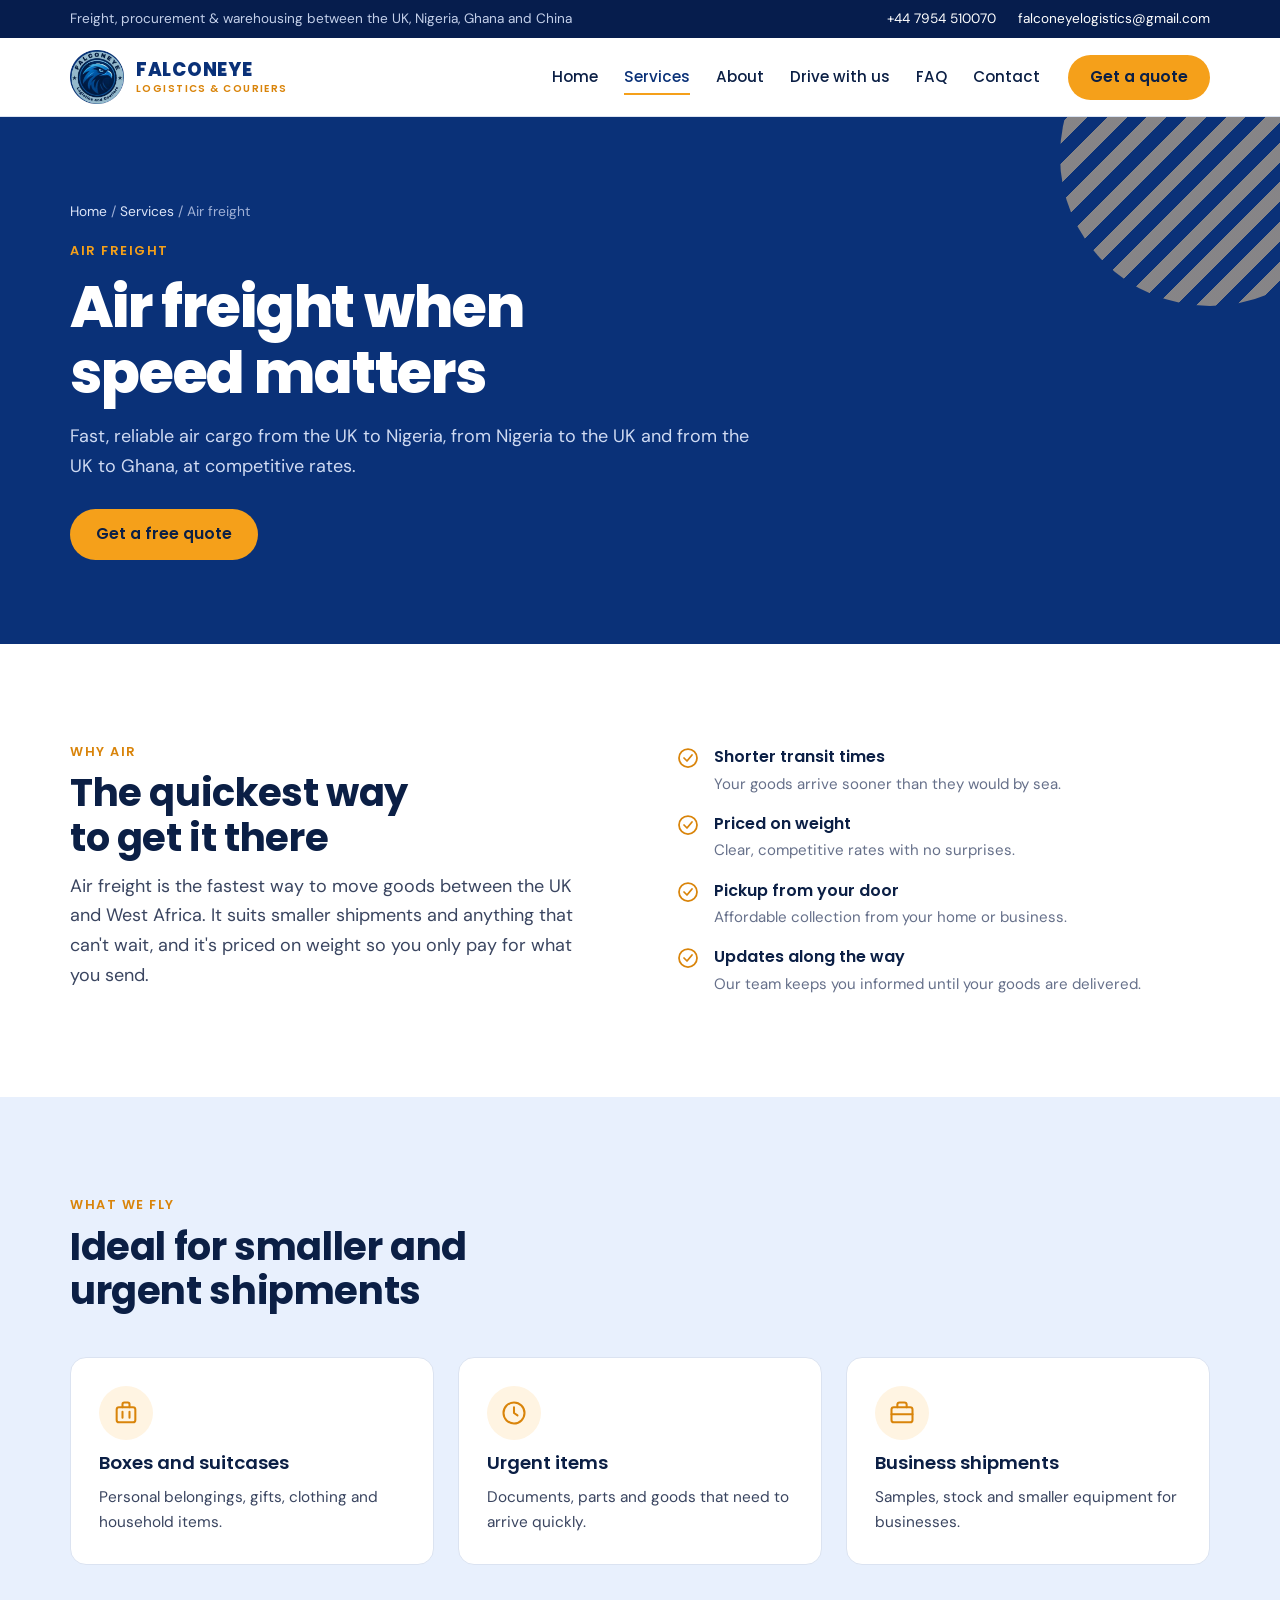
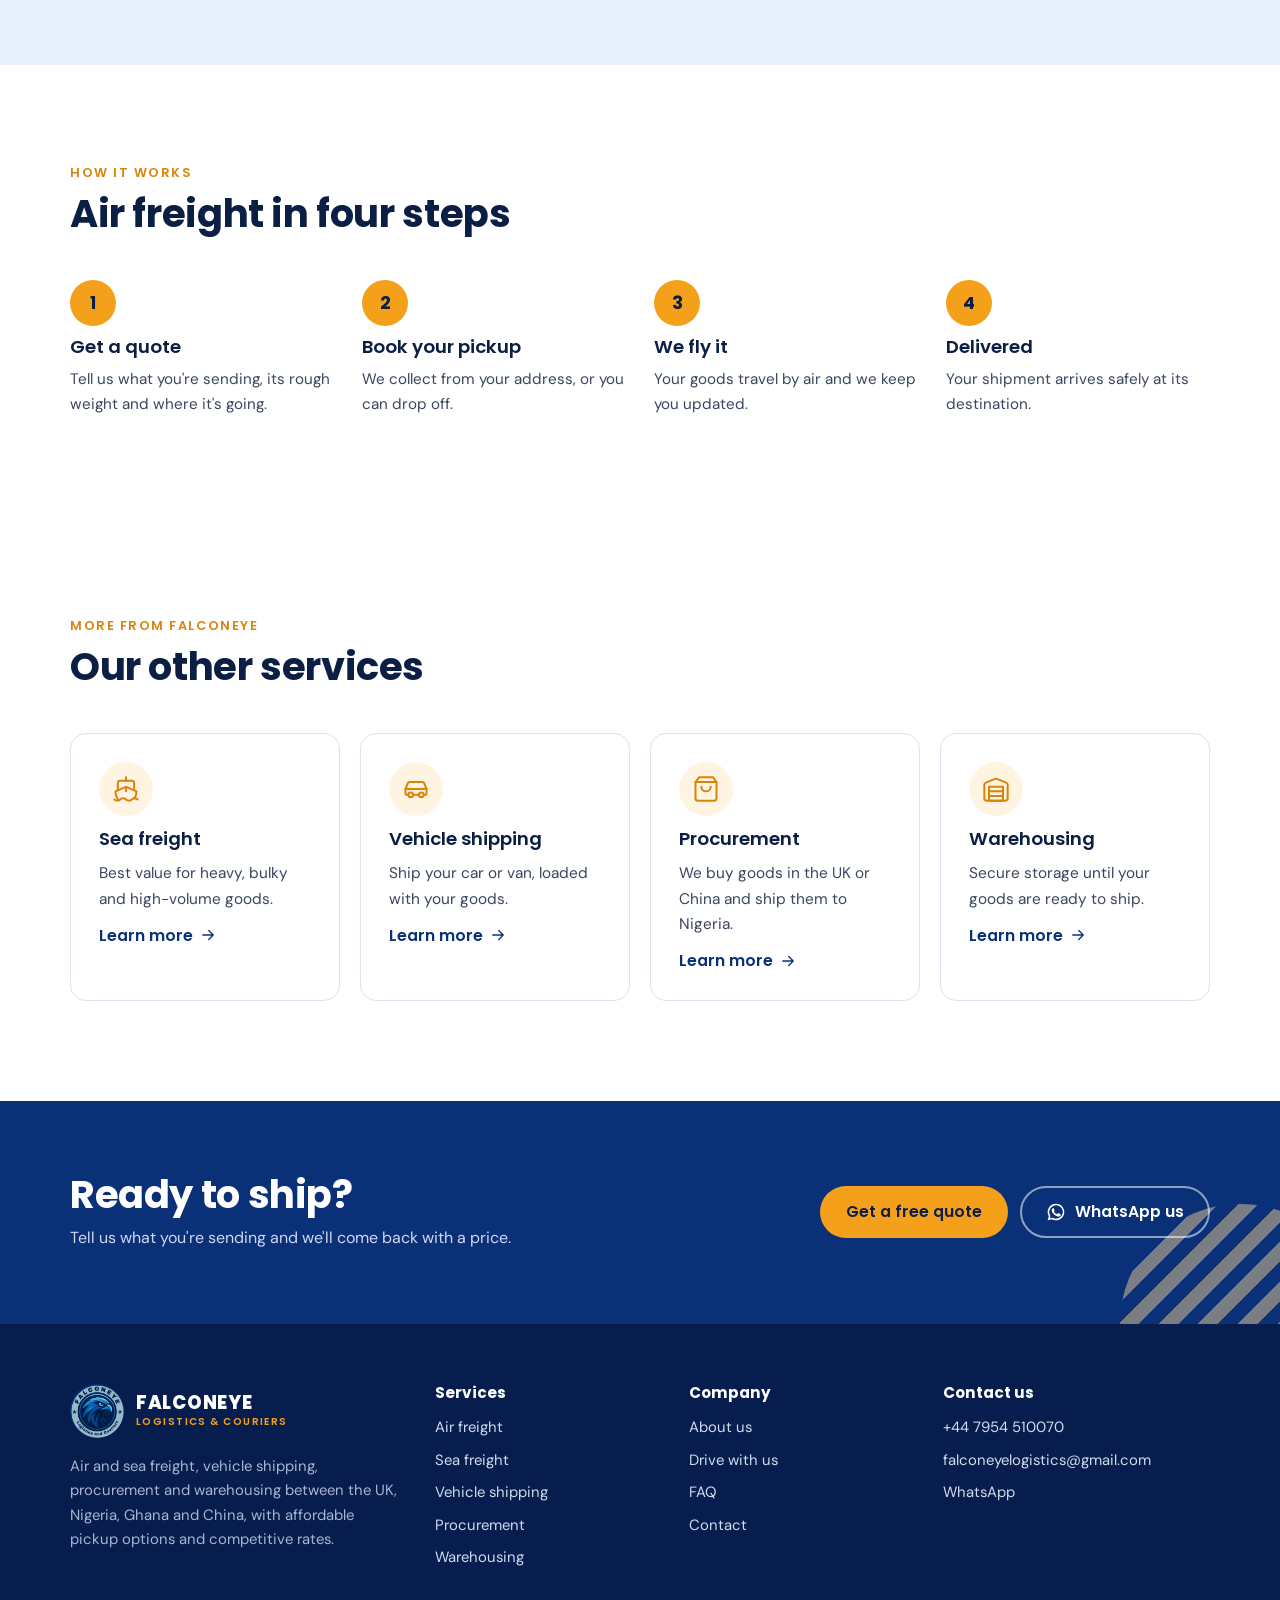
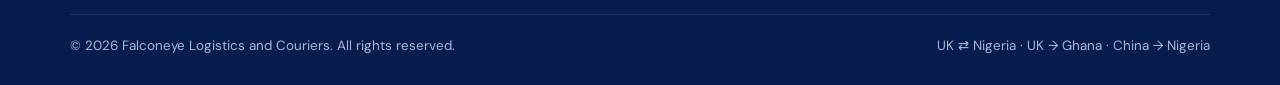
<file: air-freight.html>
<!doctype html>
<html lang="en-GB">
<head>
<meta charset="utf-8">
<meta name="viewport" content="width=device-width,initial-scale=1,viewport-fit=cover">
<title>Air freight | Falconeye Logistics and Couriers</title>
<meta name="description" content="Air freight from the UK to Nigeria, Nigeria to the UK and the UK to Ghana. Fast, reliable and priced on weight.">
<meta name="theme-color" content="#0a3178">
<link rel="icon" href="img/logo.png">
<link rel="preconnect" href="https://fonts.googleapis.com">
<link rel="preconnect" href="https://fonts.gstatic.com" crossorigin>
<link rel="stylesheet" href="https://fonts.googleapis.com/css2?family=Poppins:wght@500;600;700;800&family=DM+Sans:opsz,wght@9..40,400;9..40,500;9..40,600&display=swap">
<link rel="stylesheet" href="styles.css">
</head>
<body>
<div class="topbar"><div class="wrap">
  <span class="tag">Freight, procurement &amp; warehousing between the UK, Nigeria, Ghana and China</span>
  <span class="links"><a href="tel:+447954510070">+44 7954 510070</a><a href="mailto:falconeyelogistics@gmail.com">falconeyelogistics@gmail.com</a></span>
</div></div>
<header class="site-header"><div class="wrap nav">
  <a class="logo" href="index.html" aria-label="Falconeye Logistics and Couriers home"><img src="img/logo.png" alt="" width="54" height="54"><span class="logo-text"><b>FALCONEYE</b><small>Logistics &amp; Couriers</small></span></a>
  <ul class="nav-links" id="nav-links"><li><a href="index.html">Home</a></li><li><a href="services.html" aria-current="page">Services</a></li><li><a href="about.html">About</a></li><li><a href="drive-with-us.html">Drive with us</a></li><li><a href="faq.html">FAQ</a></li><li><a href="contact.html">Contact</a></li><li class="mobile-cta"><a class="btn btn-primary" href="contact.html#quote">Get a quote</a></li></ul>
  <a class="btn btn-primary" href="contact.html#quote">Get a quote</a>
  <button class="menu-btn" type="button" aria-expanded="false" aria-controls="nav-links" aria-label="Open menu"><svg width="24" height="24" viewBox="0 0 24 24" fill="none" stroke="currentColor" stroke-width="1.75" stroke-linecap="round" stroke-linejoin="round" aria-hidden="true"><path d="M4 7h16M4 12h16M4 17h16"/></svg></button>
</div></header>
<main>
<section class="page-hero"><div class="wrap">
  <div class="crumbs"><a href="index.html">Home</a> / <a href="services.html">Services</a> / Air freight</div>
  <span class="kicker">Air freight</span><h1 style="margin-top:10px">Air freight when speed matters</h1><p class="lead">Fast, reliable air cargo from the UK to Nigeria, from Nigeria to the UK and from the UK to Ghana, at competitive rates.</p>
  <div class="btn-row" style="margin-top:28px"><a class="btn btn-primary" href="contact.html#quote">Get a free quote</a></div>
</div></section>
<section class="section"><div class="wrap split" style="align-items:start">
  <div class="section-head" style="margin:0"><span class="kicker">Why air</span><h2>The quickest way to get it there</h2><p class="lead">Air freight is the fastest way to move goods between the UK and West Africa. It suits smaller shipments and anything that can't wait, and it's priced on weight so you only pay for what you send.</p></div>
  <ul class="checks"><li><svg width="24" height="24" viewBox="0 0 24 24" fill="none" stroke="currentColor" stroke-width="1.75" stroke-linecap="round" stroke-linejoin="round" aria-hidden="true"><circle cx="12" cy="12" r="9"/><path d="m8 12 3 3 5-6"/></svg><div><b>Shorter transit times</b><span>Your goods arrive sooner than they would by sea.</span></div></li><li><svg width="24" height="24" viewBox="0 0 24 24" fill="none" stroke="currentColor" stroke-width="1.75" stroke-linecap="round" stroke-linejoin="round" aria-hidden="true"><circle cx="12" cy="12" r="9"/><path d="m8 12 3 3 5-6"/></svg><div><b>Priced on weight</b><span>Clear, competitive rates with no surprises.</span></div></li><li><svg width="24" height="24" viewBox="0 0 24 24" fill="none" stroke="currentColor" stroke-width="1.75" stroke-linecap="round" stroke-linejoin="round" aria-hidden="true"><circle cx="12" cy="12" r="9"/><path d="m8 12 3 3 5-6"/></svg><div><b>Pickup from your door</b><span>Affordable collection from your home or business.</span></div></li><li><svg width="24" height="24" viewBox="0 0 24 24" fill="none" stroke="currentColor" stroke-width="1.75" stroke-linecap="round" stroke-linejoin="round" aria-hidden="true"><circle cx="12" cy="12" r="9"/><path d="m8 12 3 3 5-6"/></svg><div><b>Updates along the way</b><span>Our team keeps you informed until your goods are delivered.</span></div></li></ul>
</div></section>
<section class="section sky"><div class="wrap">
  <div class="section-head"><span class="kicker">What we fly</span><h2>Ideal for smaller and urgent shipments</h2></div>
  <div class="grid-3"><article class="card"><div class="icon"><svg width="24" height="24" viewBox="0 0 24 24" fill="none" stroke="currentColor" stroke-width="1.75" stroke-linecap="round" stroke-linejoin="round" aria-hidden="true"><rect x="4" y="7" width="16" height="13" rx="2"/><path d="M9 7V4.5A1.5 1.5 0 0 1 10.5 3h3A1.5 1.5 0 0 1 15 4.5V7M9 11v5M15 11v5"/></svg></div><h3>Boxes and suitcases</h3><p>Personal belongings, gifts, clothing and household items.</p></article><article class="card"><div class="icon"><svg width="24" height="24" viewBox="0 0 24 24" fill="none" stroke="currentColor" stroke-width="1.75" stroke-linecap="round" stroke-linejoin="round" aria-hidden="true"><circle cx="12" cy="12" r="9"/><path d="M12 7v5l3 2"/></svg></div><h3>Urgent items</h3><p>Documents, parts and goods that need to arrive quickly.</p></article><article class="card"><div class="icon"><svg width="24" height="24" viewBox="0 0 24 24" fill="none" stroke="currentColor" stroke-width="1.75" stroke-linecap="round" stroke-linejoin="round" aria-hidden="true"><rect x="3" y="7" width="18" height="13" rx="2"/><path d="M8 7V5a2 2 0 0 1 2-2h4a2 2 0 0 1 2 2v2M3 13h18"/></svg></div><h3>Business shipments</h3><p>Samples, stock and smaller equipment for businesses.</p></article></div>
</div></section>
<section class="section"><div class="wrap">
  <div class="section-head"><span class="kicker">How it works</span><h2>Air freight in four steps</h2></div>
  <ol class="steps"><li><h3>Get a quote</h3><p>Tell us what you're sending, its rough weight and where it's going.</p></li><li><h3>Book your pickup</h3><p>We collect from your address, or you can drop off.</p></li><li><h3>We fly it</h3><p>Your goods travel by air and we keep you updated.</p></li><li><h3>Delivered</h3><p>Your shipment arrives safely at its destination.</p></li></ol>
</div></section>
<section class="section"><div class="wrap">
  <div class="section-head"><span class="kicker">More from Falconeye</span><h2>Our other services</h2></div>
  <div class="grid-4"><article class="card"><div class="icon"><svg width="24" height="24" viewBox="0 0 24 24" fill="none" stroke="currentColor" stroke-width="1.75" stroke-linecap="round" stroke-linejoin="round" aria-hidden="true"><path d="M12 10.2V14M12 2v3"/><path d="M19 13V7a2 2 0 0 0-2-2H7a2 2 0 0 0-2 2v6"/><path d="M19.4 20A11.6 11.6 0 0 0 21 14l-8.2-3.6a2 2 0 0 0-1.6 0L3 14a11.6 11.6 0 0 0 2.8 7.8"/><path d="M2 21c.6.5 1.2 1 2.5 1 2.5 0 2.5-2 5-2 1.3 0 1.9.5 2.5 1s1.2 1 2.5 1c2.5 0 2.5-2 5-2 1.3 0 1.9.5 2.5 1"/></svg></div><h3>Sea freight</h3><p>Best value for heavy, bulky and high-volume goods.</p><a class="link-arrow" href="sea-freight.html">Learn more <svg width="18" height="18" viewBox="0 0 24 24" fill="none" stroke="currentColor" stroke-width="1.75" stroke-linecap="round" stroke-linejoin="round" aria-hidden="true"><path d="M5 12h14M13 6l6 6-6 6"/></svg></a></article><article class="card"><div class="icon"><svg width="24" height="24" viewBox="0 0 24 24" fill="none" stroke="currentColor" stroke-width="1.75" stroke-linecap="round" stroke-linejoin="round" aria-hidden="true"><path d="M5 17H4a1 1 0 0 1-1-1v-4l2-5a1.5 1.5 0 0 1 1.4-1h11.2a1.5 1.5 0 0 1 1.4 1l2 5v4a1 1 0 0 1-1 1h-1"/><path d="M9.5 17h5"/><path d="M3 12h18"/><circle cx="7.5" cy="17" r="2"/><circle cx="16.5" cy="17" r="2"/></svg></div><h3>Vehicle shipping</h3><p>Ship your car or van, loaded with your goods.</p><a class="link-arrow" href="vehicle-shipping.html">Learn more <svg width="18" height="18" viewBox="0 0 24 24" fill="none" stroke="currentColor" stroke-width="1.75" stroke-linecap="round" stroke-linejoin="round" aria-hidden="true"><path d="M5 12h14M13 6l6 6-6 6"/></svg></a></article><article class="card"><div class="icon"><svg width="24" height="24" viewBox="0 0 24 24" fill="none" stroke="currentColor" stroke-width="1.75" stroke-linecap="round" stroke-linejoin="round" aria-hidden="true"><path d="M6 2 3 6v14a2 2 0 0 0 2 2h14a2 2 0 0 0 2-2V6l-3-4z"/><path d="M3 6h18"/><path d="M16 10a4 4 0 0 1-8 0"/></svg></div><h3>Procurement</h3><p>We buy goods in the UK or China and ship them to Nigeria.</p><a class="link-arrow" href="procurement.html">Learn more <svg width="18" height="18" viewBox="0 0 24 24" fill="none" stroke="currentColor" stroke-width="1.75" stroke-linecap="round" stroke-linejoin="round" aria-hidden="true"><path d="M5 12h14M13 6l6 6-6 6"/></svg></a></article><article class="card"><div class="icon"><svg width="24" height="24" viewBox="0 0 24 24" fill="none" stroke="currentColor" stroke-width="1.75" stroke-linecap="round" stroke-linejoin="round" aria-hidden="true"><path d="M22 8.35V20a2 2 0 0 1-2 2H4a2 2 0 0 1-2-2V8.35A2 2 0 0 1 3.26 6.5l8-3.2a2 2 0 0 1 1.48 0l8 3.2A2 2 0 0 1 22 8.35Z"/><path d="M6 18h12M6 14h12"/><rect width="12" height="12" x="6" y="10"/></svg></div><h3>Warehousing</h3><p>Secure storage until your goods are ready to ship.</p><a class="link-arrow" href="warehousing.html">Learn more <svg width="18" height="18" viewBox="0 0 24 24" fill="none" stroke="currentColor" stroke-width="1.75" stroke-linecap="round" stroke-linejoin="round" aria-hidden="true"><path d="M5 12h14M13 6l6 6-6 6"/></svg></a></article></div>
</div></section>
</main>
<section class="cta-band on-dark"><div class="wrap">
  <div><h2>Ready to ship?</h2><p>Tell us what you're sending and we'll come back with a price.</p></div>
  <div class="btn-row"><a class="btn btn-primary" href="contact.html#quote">Get a free quote</a><a class="btn btn-outline" href="https://wa.me/447954510070" target="_blank" rel="noopener"><svg width="20" height="20" viewBox="0 0 24 24" aria-hidden="true"><path fill="currentColor" d="M12 2a10 10 0 0 0-8.6 15.1L2 22l5-1.3A10 10 0 1 0 12 2zm0 18.2a8.2 8.2 0 0 1-4.2-1.2l-.3-.2-3 .8.8-2.9-.2-.3A8.2 8.2 0 1 1 12 20.2zm4.5-6.1c-.2-.1-1.5-.7-1.7-.8s-.4-.1-.6.1-.7.8-.8 1-.3.2-.5.1a6.7 6.7 0 0 1-3.3-2.9c-.3-.4.2-.4.7-1.4.1-.2 0-.3 0-.4l-.8-1.8c-.2-.5-.4-.4-.6-.4h-.5a1 1 0 0 0-.7.3 3 3 0 0 0-.9 2.2 5.2 5.2 0 0 0 1.1 2.7 11.9 11.9 0 0 0 4.6 4c1.7.7 2.3.8 3.2.6a2.7 2.7 0 0 0 1.8-1.2 2.2 2.2 0 0 0 .1-1.3c0-.1-.2-.2-.4-.3z"/></svg>WhatsApp us</a></div>
</div></section>
<footer class="site-footer"><div class="wrap">
  <div class="footer-grid">
    <div style="display:grid;gap:16px;align-content:start"><a class="logo" href="index.html" aria-label="Falconeye Logistics and Couriers home"><img src="img/logo.png" alt="" width="54" height="54"><span class="logo-text"><b>FALCONEYE</b><small>Logistics &amp; Couriers</small></span></a><p>Air and sea freight, vehicle shipping, procurement and warehousing between the UK, Nigeria, Ghana and China, with affordable pickup options and competitive rates.</p></div>
    <div><h4>Services</h4><ul><li><a href="air-freight.html">Air freight</a></li><li><a href="sea-freight.html">Sea freight</a></li><li><a href="vehicle-shipping.html">Vehicle shipping</a></li><li><a href="procurement.html">Procurement</a></li><li><a href="warehousing.html">Warehousing</a></li></ul></div>
    <div><h4>Company</h4><ul><li><a href="about.html">About us</a></li><li><a href="drive-with-us.html">Drive with us</a></li><li><a href="faq.html">FAQ</a></li><li><a href="contact.html">Contact</a></li></ul></div>
    <div><h4>Contact us</h4><ul><li><a href="tel:+447954510070">+44 7954 510070</a></li><li><a href="mailto:falconeyelogistics@gmail.com">falconeyelogistics@gmail.com</a></li><li><a href="https://wa.me/447954510070" target="_blank" rel="noopener">WhatsApp</a></li></ul></div>
  </div>
  <div class="footer-base"><span>© <span id="year">2026</span> Falconeye Logistics and Couriers. All rights reserved.</span><span>UK ⇄ Nigeria · UK → Ghana · China → Nigeria</span></div>
</div></footer>
<script src="main.js"></script>
</body>
</html>
</file>
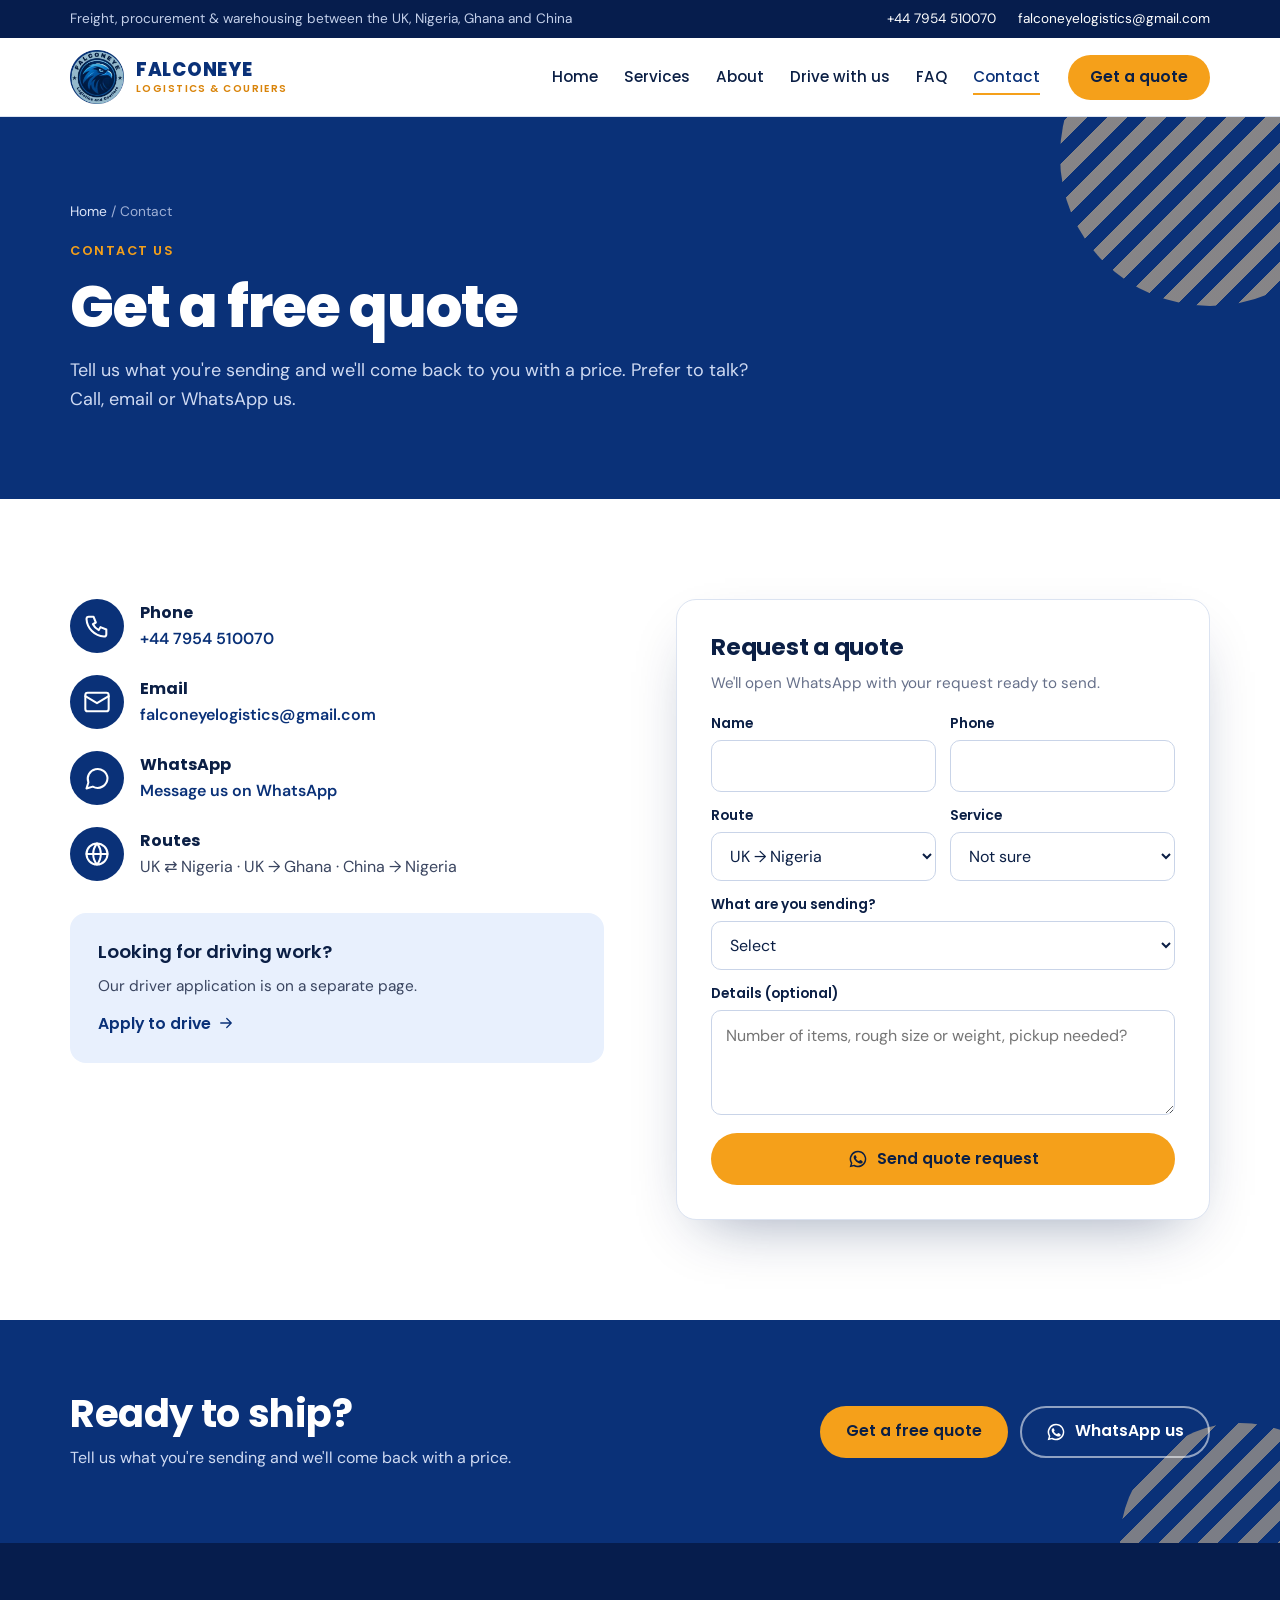
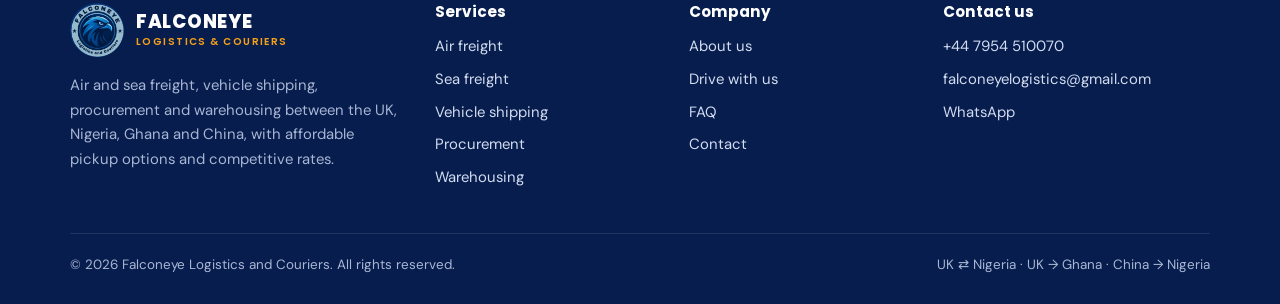
<file: contact.html>
<!doctype html>
<html lang="en-GB">
<head>
<meta charset="utf-8">
<meta name="viewport" content="width=device-width,initial-scale=1,viewport-fit=cover">
<title>Contact &amp; Quote | Falconeye Logistics and Couriers</title>
<meta name="description" content="Get a free quote for freight, vehicle shipping, procurement or warehousing between the UK, Nigeria, Ghana and China.">
<meta name="theme-color" content="#0a3178">
<link rel="icon" href="img/logo.png">
<link rel="preconnect" href="https://fonts.googleapis.com">
<link rel="preconnect" href="https://fonts.gstatic.com" crossorigin>
<link rel="stylesheet" href="https://fonts.googleapis.com/css2?family=Poppins:wght@500;600;700;800&family=DM+Sans:opsz,wght@9..40,400;9..40,500;9..40,600&display=swap">
<link rel="stylesheet" href="styles.css">
</head>
<body>
<div class="topbar"><div class="wrap">
  <span class="tag">Freight, procurement &amp; warehousing between the UK, Nigeria, Ghana and China</span>
  <span class="links"><a href="tel:+447954510070">+44 7954 510070</a><a href="mailto:falconeyelogistics@gmail.com">falconeyelogistics@gmail.com</a></span>
</div></div>
<header class="site-header"><div class="wrap nav">
  <a class="logo" href="index.html" aria-label="Falconeye Logistics and Couriers home"><img src="img/logo.png" alt="" width="54" height="54"><span class="logo-text"><b>FALCONEYE</b><small>Logistics &amp; Couriers</small></span></a>
  <ul class="nav-links" id="nav-links"><li><a href="index.html">Home</a></li><li><a href="services.html">Services</a></li><li><a href="about.html">About</a></li><li><a href="drive-with-us.html">Drive with us</a></li><li><a href="faq.html">FAQ</a></li><li><a href="contact.html" aria-current="page">Contact</a></li><li class="mobile-cta"><a class="btn btn-primary" href="contact.html#quote">Get a quote</a></li></ul>
  <a class="btn btn-primary" href="contact.html#quote">Get a quote</a>
  <button class="menu-btn" type="button" aria-expanded="false" aria-controls="nav-links" aria-label="Open menu"><svg width="24" height="24" viewBox="0 0 24 24" fill="none" stroke="currentColor" stroke-width="1.75" stroke-linecap="round" stroke-linejoin="round" aria-hidden="true"><path d="M4 7h16M4 12h16M4 17h16"/></svg></button>
</div></header>
<main>
<section class="page-hero"><div class="wrap">
  <div class="crumbs"><a href="index.html">Home</a> / Contact</div>
  <span class="kicker">Contact us</span><h1 style="margin-top:10px">Get a free quote</h1><p class="lead">Tell us what you're sending and we'll come back to you with a price. Prefer to talk? Call, email or WhatsApp us.</p>
</div></section>
<section class="section" id="quote"><div class="wrap split" style="align-items:start">
  <div style="display:grid;gap:32px">
    <ul class="contact-list">
      <li><div class="icon navy"><svg width="24" height="24" viewBox="0 0 24 24" fill="none" stroke="currentColor" stroke-width="1.75" stroke-linecap="round" stroke-linejoin="round" aria-hidden="true"><path d="M5 4h4l2 5-2.5 1.5a11 11 0 0 0 5 5L15 13l5 2v4a2 2 0 0 1-2 2A16 16 0 0 1 3 6a2 2 0 0 1 2-2"/></svg></div><div><b>Phone</b><a href="tel:+447954510070">+44 7954 510070</a></div></li>
      <li><div class="icon navy"><svg width="24" height="24" viewBox="0 0 24 24" fill="none" stroke="currentColor" stroke-width="1.75" stroke-linecap="round" stroke-linejoin="round" aria-hidden="true"><rect x="2" y="4" width="20" height="16" rx="2"/><path d="m22 7-10 6L2 7"/></svg></div><div><b>Email</b><a href="mailto:falconeyelogistics@gmail.com">falconeyelogistics@gmail.com</a></div></li>
      <li><div class="icon navy"><svg width="24" height="24" viewBox="0 0 24 24" fill="none" stroke="currentColor" stroke-width="1.75" stroke-linecap="round" stroke-linejoin="round" aria-hidden="true"><path d="M21 12a8.5 8.5 0 0 1-12.6 7.4L3 21l1.6-5.2A8.5 8.5 0 1 1 21 12z"/></svg></div><div><b>WhatsApp</b><a href="https://wa.me/447954510070" target="_blank" rel="noopener">Message us on WhatsApp</a></div></li>
      <li><div class="icon navy"><svg width="24" height="24" viewBox="0 0 24 24" fill="none" stroke="currentColor" stroke-width="1.75" stroke-linecap="round" stroke-linejoin="round" aria-hidden="true"><circle cx="12" cy="12" r="9"/><path d="M3 12h18M12 3a14 14 0 0 1 0 18M12 3a14 14 0 0 0 0 18"/></svg></div><div><b>Routes</b><span>UK ⇄ Nigeria · UK → Ghana · China → Nigeria</span></div></li>
    </ul>
    <div class="card" style="background:var(--sky);border:0"><h3>Looking for driving work?</h3><p>Our driver application is on a separate page.</p><a class="link-arrow" href="drive-with-us.html#apply">Apply to drive <svg width="18" height="18" viewBox="0 0 24 24" fill="none" stroke="currentColor" stroke-width="1.75" stroke-linecap="round" stroke-linejoin="round" aria-hidden="true"><path d="M5 12h14M13 6l6 6-6 6"/></svg></a></div>
  </div>
  <div class="form-card">
    <h2>Request a quote</h2><p class="sub">We'll open WhatsApp with your request ready to send.</p>
    <form class="form" data-whatsapp="Hello Falconeye, I'd like a quote." novalidate>
      <div class="field"><label for="q-name">Name</label><input id="q-name" autocomplete="name" required data-label="Name"></div>
      <div class="field"><label for="q-phone">Phone</label><input id="q-phone" type="tel" autocomplete="tel" required data-label="Phone"></div>
      <div class="field"><label for="q-route">Route</label><select id="q-route" required data-label="Route"><option>UK → Nigeria</option><option>Nigeria → UK</option><option>UK → Ghana</option><option>China → Nigeria (procurement)</option></select></div>
      <div class="field"><label for="q-mode">Service</label><select id="q-mode" data-label="Service"><option>Not sure</option><option>Air freight</option><option>Sea freight</option><option>Vehicle shipping</option><option>Procurement</option><option>Warehousing</option></select></div>
      <div class="field full"><label for="q-items">What are you sending?</label><select id="q-items" required data-label="Items"><option value="">Select</option><option>Boxes or suitcases</option><option>Car or van</option><option>Equipment</option><option>Barrels</option><option>Something else</option></select></div>
      <div class="field full"><label for="q-msg">Details (optional)</label><textarea id="q-msg" rows="3" placeholder="Number of items, rough size or weight, pickup needed?" data-label="Details"></textarea></div>
      <p class="form-error" role="alert" hidden></p>
      <button class="btn btn-primary" type="submit"><svg width="20" height="20" viewBox="0 0 24 24" aria-hidden="true"><path fill="currentColor" d="M12 2a10 10 0 0 0-8.6 15.1L2 22l5-1.3A10 10 0 1 0 12 2zm0 18.2a8.2 8.2 0 0 1-4.2-1.2l-.3-.2-3 .8.8-2.9-.2-.3A8.2 8.2 0 1 1 12 20.2zm4.5-6.1c-.2-.1-1.5-.7-1.7-.8s-.4-.1-.6.1-.7.8-.8 1-.3.2-.5.1a6.7 6.7 0 0 1-3.3-2.9c-.3-.4.2-.4.7-1.4.1-.2 0-.3 0-.4l-.8-1.8c-.2-.5-.4-.4-.6-.4h-.5a1 1 0 0 0-.7.3 3 3 0 0 0-.9 2.2 5.2 5.2 0 0 0 1.1 2.7 11.9 11.9 0 0 0 4.6 4c1.7.7 2.3.8 3.2.6a2.7 2.7 0 0 0 1.8-1.2 2.2 2.2 0 0 0 .1-1.3c0-.1-.2-.2-.4-.3z"/></svg>Send quote request</button>
    </form>
  </div>
</div></section>
</main>
<section class="cta-band on-dark"><div class="wrap">
  <div><h2>Ready to ship?</h2><p>Tell us what you're sending and we'll come back with a price.</p></div>
  <div class="btn-row"><a class="btn btn-primary" href="contact.html#quote">Get a free quote</a><a class="btn btn-outline" href="https://wa.me/447954510070" target="_blank" rel="noopener"><svg width="20" height="20" viewBox="0 0 24 24" aria-hidden="true"><path fill="currentColor" d="M12 2a10 10 0 0 0-8.6 15.1L2 22l5-1.3A10 10 0 1 0 12 2zm0 18.2a8.2 8.2 0 0 1-4.2-1.2l-.3-.2-3 .8.8-2.9-.2-.3A8.2 8.2 0 1 1 12 20.2zm4.5-6.1c-.2-.1-1.5-.7-1.7-.8s-.4-.1-.6.1-.7.8-.8 1-.3.2-.5.1a6.7 6.7 0 0 1-3.3-2.9c-.3-.4.2-.4.7-1.4.1-.2 0-.3 0-.4l-.8-1.8c-.2-.5-.4-.4-.6-.4h-.5a1 1 0 0 0-.7.3 3 3 0 0 0-.9 2.2 5.2 5.2 0 0 0 1.1 2.7 11.9 11.9 0 0 0 4.6 4c1.7.7 2.3.8 3.2.6a2.7 2.7 0 0 0 1.8-1.2 2.2 2.2 0 0 0 .1-1.3c0-.1-.2-.2-.4-.3z"/></svg>WhatsApp us</a></div>
</div></section>
<footer class="site-footer"><div class="wrap">
  <div class="footer-grid">
    <div style="display:grid;gap:16px;align-content:start"><a class="logo" href="index.html" aria-label="Falconeye Logistics and Couriers home"><img src="img/logo.png" alt="" width="54" height="54"><span class="logo-text"><b>FALCONEYE</b><small>Logistics &amp; Couriers</small></span></a><p>Air and sea freight, vehicle shipping, procurement and warehousing between the UK, Nigeria, Ghana and China, with affordable pickup options and competitive rates.</p></div>
    <div><h4>Services</h4><ul><li><a href="air-freight.html">Air freight</a></li><li><a href="sea-freight.html">Sea freight</a></li><li><a href="vehicle-shipping.html">Vehicle shipping</a></li><li><a href="procurement.html">Procurement</a></li><li><a href="warehousing.html">Warehousing</a></li></ul></div>
    <div><h4>Company</h4><ul><li><a href="about.html">About us</a></li><li><a href="drive-with-us.html">Drive with us</a></li><li><a href="faq.html">FAQ</a></li><li><a href="contact.html">Contact</a></li></ul></div>
    <div><h4>Contact us</h4><ul><li><a href="tel:+447954510070">+44 7954 510070</a></li><li><a href="mailto:falconeyelogistics@gmail.com">falconeyelogistics@gmail.com</a></li><li><a href="https://wa.me/447954510070" target="_blank" rel="noopener">WhatsApp</a></li></ul></div>
  </div>
  <div class="footer-base"><span>© <span id="year">2026</span> Falconeye Logistics and Couriers. All rights reserved.</span><span>UK ⇄ Nigeria · UK → Ghana · China → Nigeria</span></div>
</div></footer>
<script src="main.js"></script>
</body>
</html>
</file>
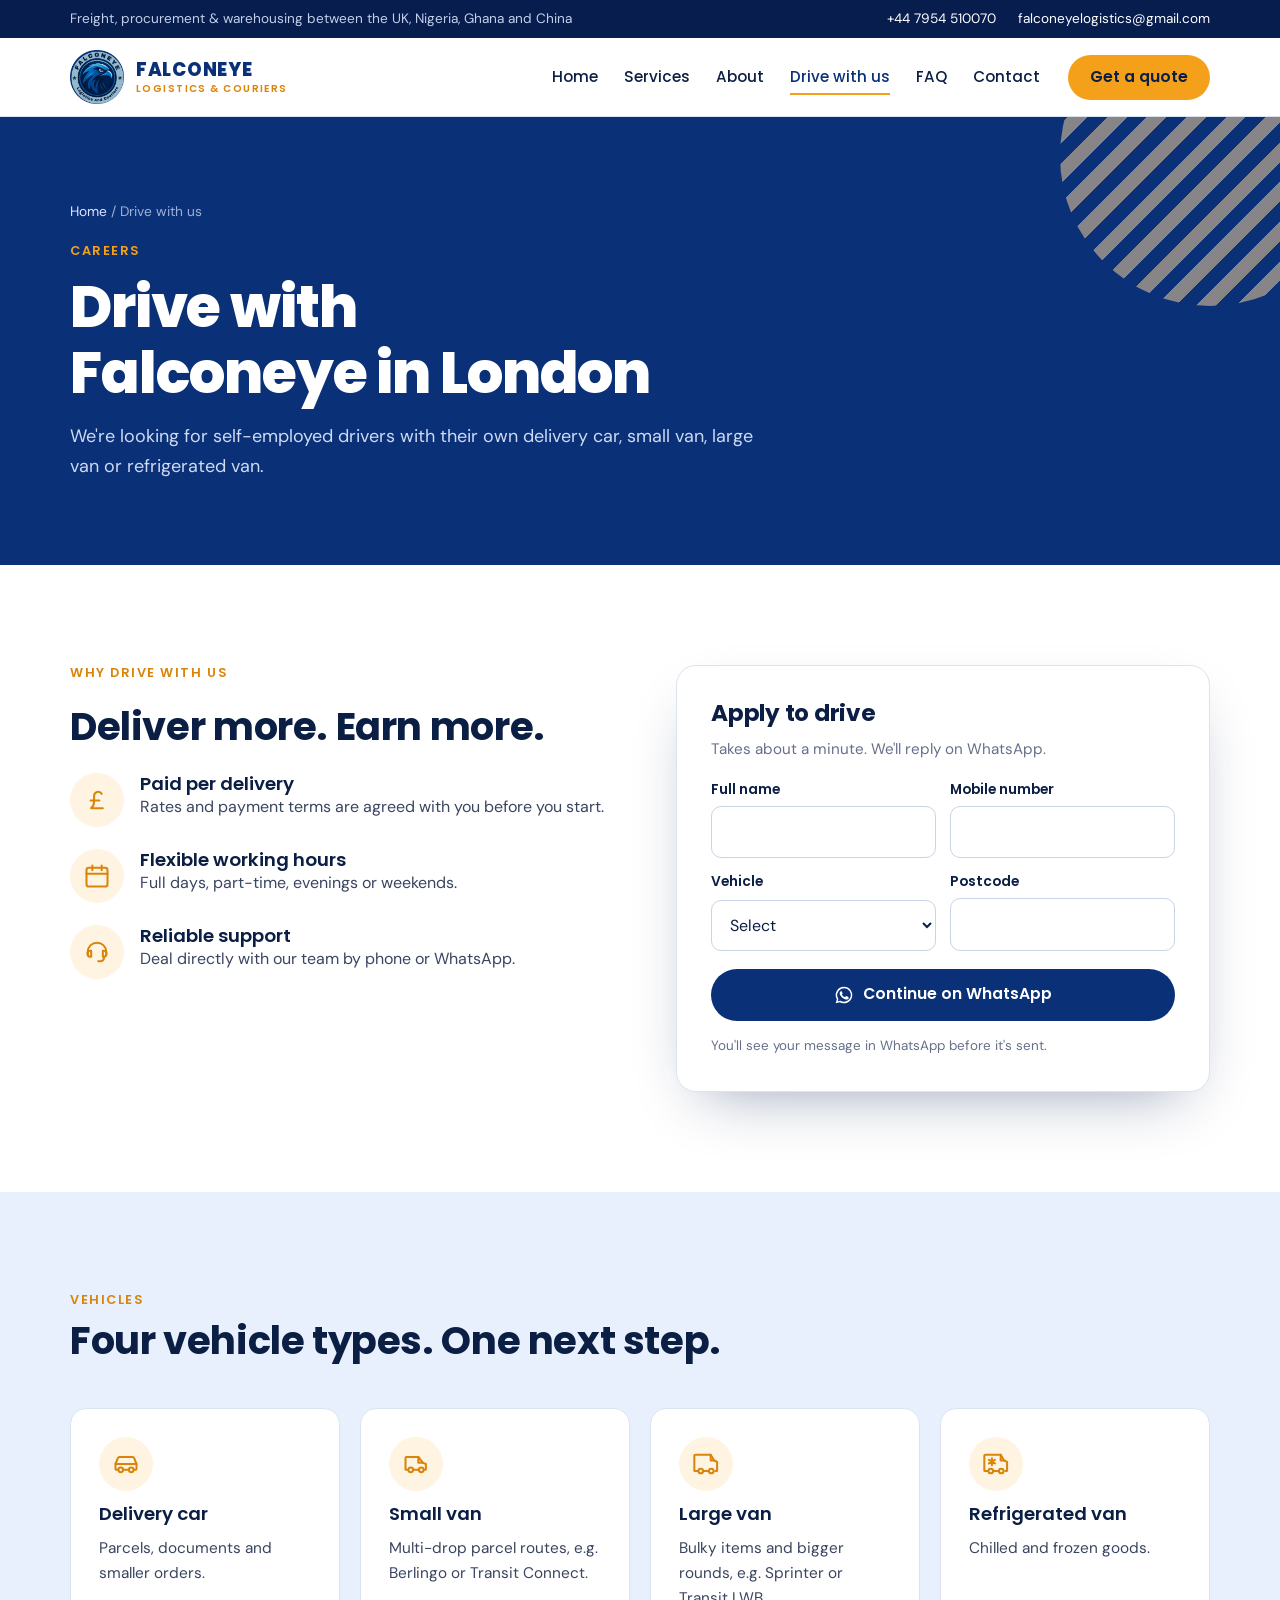
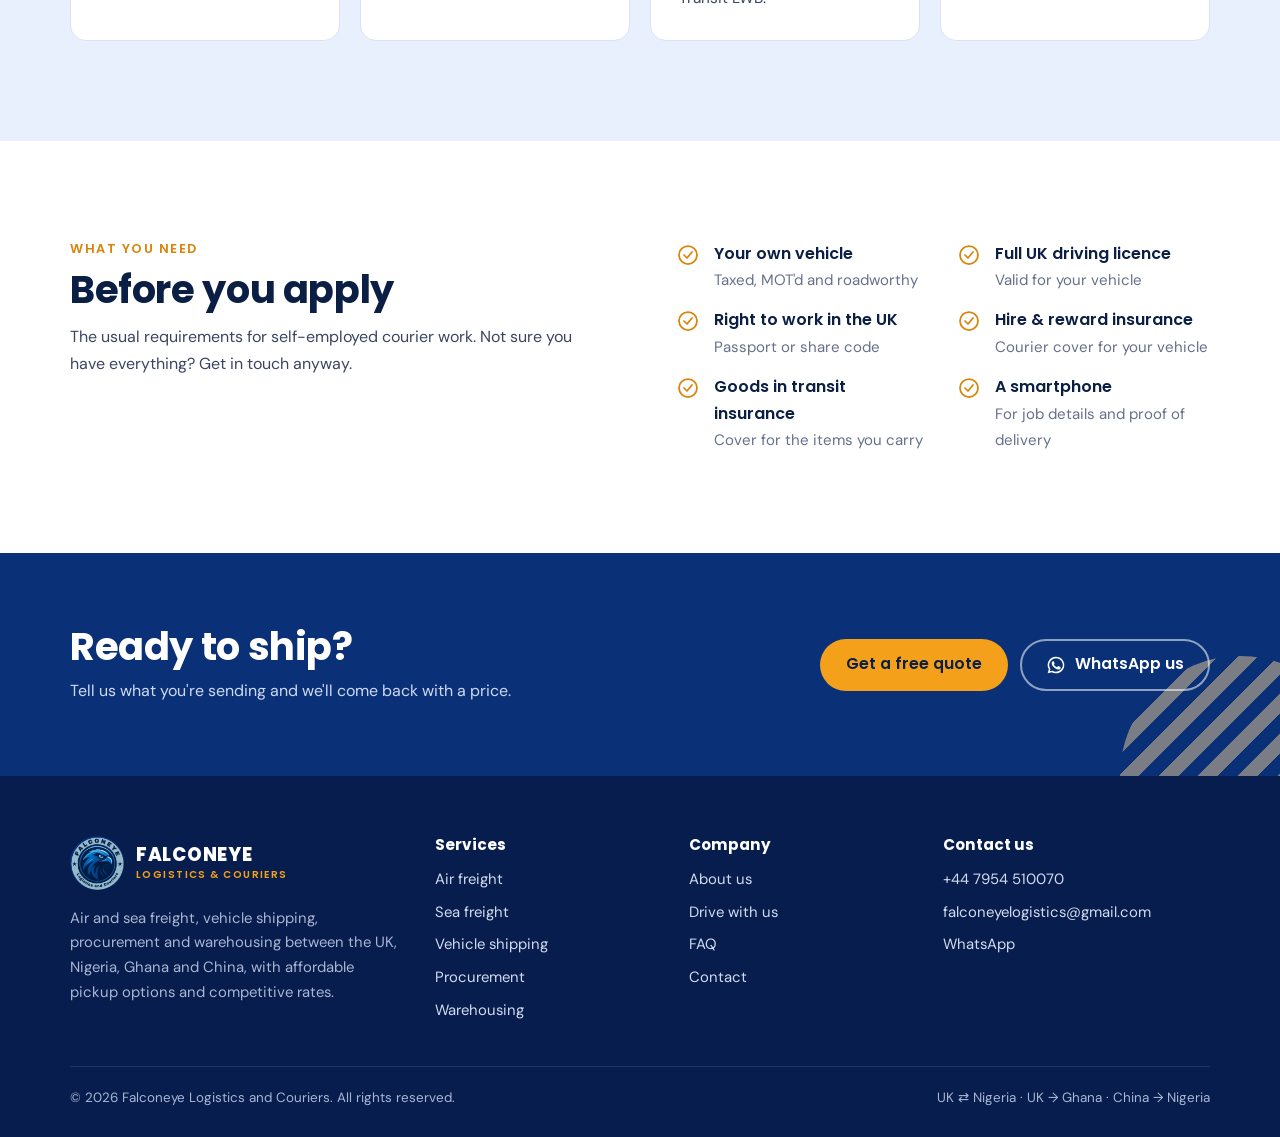
<file: drive-with-us.html>
<!doctype html>
<html lang="en-GB">
<head>
<meta charset="utf-8">
<meta name="viewport" content="width=device-width,initial-scale=1,viewport-fit=cover">
<title>Drive With Us | Falconeye Logistics and Couriers</title>
<meta name="description" content="Self-employed courier driver opportunities in London with Falconeye Logistics.">
<meta name="theme-color" content="#0a3178">
<link rel="icon" href="img/logo.png">
<link rel="preconnect" href="https://fonts.googleapis.com">
<link rel="preconnect" href="https://fonts.gstatic.com" crossorigin>
<link rel="stylesheet" href="https://fonts.googleapis.com/css2?family=Poppins:wght@500;600;700;800&family=DM+Sans:opsz,wght@9..40,400;9..40,500;9..40,600&display=swap">
<link rel="stylesheet" href="styles.css">
</head>
<body>
<div class="topbar"><div class="wrap">
  <span class="tag">Freight, procurement &amp; warehousing between the UK, Nigeria, Ghana and China</span>
  <span class="links"><a href="tel:+447954510070">+44 7954 510070</a><a href="mailto:falconeyelogistics@gmail.com">falconeyelogistics@gmail.com</a></span>
</div></div>
<header class="site-header"><div class="wrap nav">
  <a class="logo" href="index.html" aria-label="Falconeye Logistics and Couriers home"><img src="img/logo.png" alt="" width="54" height="54"><span class="logo-text"><b>FALCONEYE</b><small>Logistics &amp; Couriers</small></span></a>
  <ul class="nav-links" id="nav-links"><li><a href="index.html">Home</a></li><li><a href="services.html">Services</a></li><li><a href="about.html">About</a></li><li><a href="drive-with-us.html" aria-current="page">Drive with us</a></li><li><a href="faq.html">FAQ</a></li><li><a href="contact.html">Contact</a></li><li class="mobile-cta"><a class="btn btn-primary" href="contact.html#quote">Get a quote</a></li></ul>
  <a class="btn btn-primary" href="contact.html#quote">Get a quote</a>
  <button class="menu-btn" type="button" aria-expanded="false" aria-controls="nav-links" aria-label="Open menu"><svg width="24" height="24" viewBox="0 0 24 24" fill="none" stroke="currentColor" stroke-width="1.75" stroke-linecap="round" stroke-linejoin="round" aria-hidden="true"><path d="M4 7h16M4 12h16M4 17h16"/></svg></button>
</div></header>
<main>
<section class="page-hero"><div class="wrap">
  <div class="crumbs"><a href="index.html">Home</a> / Drive with us</div>
  <span class="kicker">Careers</span><h1 style="margin-top:10px">Drive with Falconeye in London</h1><p class="lead">We're looking for self-employed drivers with their own delivery car, small van, large van or refrigerated van.</p>
</div></section>
<section class="section"><div class="wrap split" style="align-items:start">
  <div style="display:grid;gap:24px">
    <span class="kicker">Why drive with us</span><h2>Deliver more. Earn more.</h2>
    <div style="display:grid;gap:22px">
      <div style="display:grid;grid-template-columns:54px 1fr;gap:16px"><div class="icon"><svg width="24" height="24" viewBox="0 0 24 24" fill="none" stroke="currentColor" stroke-width="1.75" stroke-linecap="round" stroke-linejoin="round" aria-hidden="true"><path d="M17 19H7c2-1.5 2.5-3.5 2.5-6V8.5a3.5 3.5 0 0 1 6.5-1.8"/><path d="M6.5 12.5H14"/></svg></div><div><h3>Paid per delivery</h3><p>Rates and payment terms are agreed with you before you start.</p></div></div>
      <div style="display:grid;grid-template-columns:54px 1fr;gap:16px"><div class="icon"><svg width="24" height="24" viewBox="0 0 24 24" fill="none" stroke="currentColor" stroke-width="1.75" stroke-linecap="round" stroke-linejoin="round" aria-hidden="true"><rect x="3" y="5" width="18" height="16" rx="2"/><path d="M16 3v4M8 3v4M3 10h18"/></svg></div><div><h3>Flexible working hours</h3><p>Full days, part-time, evenings or weekends.</p></div></div>
      <div style="display:grid;grid-template-columns:54px 1fr;gap:16px"><div class="icon"><svg width="24" height="24" viewBox="0 0 24 24" fill="none" stroke="currentColor" stroke-width="1.75" stroke-linecap="round" stroke-linejoin="round" aria-hidden="true"><path d="M4 14v-2a8 8 0 0 1 16 0v2"/><path d="M4 14a2 2 0 0 0 2 2h1v-5H6a2 2 0 0 0-2 2zM20 14a2 2 0 0 1-2 2h-1v-5h1a2 2 0 0 1 2 2z"/><path d="M18 16v1a3 3 0 0 1-3 3h-2"/></svg></div><div><h3>Reliable support</h3><p>Deal directly with our team by phone or WhatsApp.</p></div></div>
    </div>
  </div>
  <div class="form-card" id="apply">
  <h2>Apply to drive</h2><p class="sub">Takes about a minute. We'll reply on WhatsApp.</p>
  <form class="form" data-whatsapp="Hello Falconeye, I'd like to apply to drive with you." novalidate>
    <div class="field"><label for="d-name">Full name</label><input id="d-name" autocomplete="name" required data-label="Name"></div>
    <div class="field"><label for="d-phone">Mobile number</label><input id="d-phone" type="tel" autocomplete="tel" required data-label="Phone"></div>
    <div class="field"><label for="d-vehicle">Vehicle</label><select id="d-vehicle" required data-label="Vehicle"><option value="">Select</option><option>Delivery car</option><option>Small van</option><option>Large van</option><option>Refrigerated van</option></select></div>
    <div class="field"><label for="d-area">Postcode</label><input id="d-area" autocomplete="postal-code" required data-label="Postcode"></div>
    <p class="form-error" role="alert" hidden></p>
    <button class="btn btn-navy" type="submit"><svg width="20" height="20" viewBox="0 0 24 24" aria-hidden="true"><path fill="currentColor" d="M12 2a10 10 0 0 0-8.6 15.1L2 22l5-1.3A10 10 0 1 0 12 2zm0 18.2a8.2 8.2 0 0 1-4.2-1.2l-.3-.2-3 .8.8-2.9-.2-.3A8.2 8.2 0 1 1 12 20.2zm4.5-6.1c-.2-.1-1.5-.7-1.7-.8s-.4-.1-.6.1-.7.8-.8 1-.3.2-.5.1a6.7 6.7 0 0 1-3.3-2.9c-.3-.4.2-.4.7-1.4.1-.2 0-.3 0-.4l-.8-1.8c-.2-.5-.4-.4-.6-.4h-.5a1 1 0 0 0-.7.3 3 3 0 0 0-.9 2.2 5.2 5.2 0 0 0 1.1 2.7 11.9 11.9 0 0 0 4.6 4c1.7.7 2.3.8 3.2.6a2.7 2.7 0 0 0 1.8-1.2 2.2 2.2 0 0 0 .1-1.3c0-.1-.2-.2-.4-.3z"/></svg>Continue on WhatsApp</button>
    <p class="form-note">You'll see your message in WhatsApp before it's sent.</p>
  </form>
</div>
</div></section>
<section class="section sky"><div class="wrap">
  <div class="section-head"><span class="kicker">Vehicles</span><h2>Four vehicle types. One next step.</h2></div>
  <div class="grid-4"><article class="card"><div class="icon"><svg width="24" height="24" viewBox="0 0 24 24" fill="none" stroke="currentColor" stroke-width="1.75" stroke-linecap="round" stroke-linejoin="round" aria-hidden="true"><path d="M5 17H4a1 1 0 0 1-1-1v-4l2-5a1.5 1.5 0 0 1 1.4-1h11.2a1.5 1.5 0 0 1 1.4 1l2 5v4a1 1 0 0 1-1 1h-1"/><path d="M9.5 17h5"/><path d="M3 12h18"/><circle cx="7.5" cy="17" r="2"/><circle cx="16.5" cy="17" r="2"/></svg></div><h3>Delivery car</h3><p>Parcels, documents and smaller orders.</p></article><article class="card"><div class="icon"><svg width="24" height="24" viewBox="0 0 24 24" fill="none" stroke="currentColor" stroke-width="1.75" stroke-linecap="round" stroke-linejoin="round" aria-hidden="true"><path d="M5 17H3.5a.5.5 0 0 1-.5-.5V7a1 1 0 0 1 1-1h10l4 5 2.5 1v4.5a.5.5 0 0 1-.5.5h-1"/><path d="M9.5 17h5"/><path d="M14 6v5h4"/><circle cx="7.5" cy="17" r="2"/><circle cx="16.5" cy="17" r="2"/></svg></div><h3>Small van</h3><p>Multi-drop parcel routes, e.g. Berlingo or Transit Connect.</p></article><article class="card"><div class="icon"><svg width="24" height="24" viewBox="0 0 24 24" fill="none" stroke="currentColor" stroke-width="1.75" stroke-linecap="round" stroke-linejoin="round" aria-hidden="true"><path d="M5 18H2.5a.5.5 0 0 1-.5-.5V5a1 1 0 0 1 1-1h13l3 5 2.5 1.2v7.3a.5.5 0 0 1-.5.5h-1"/><path d="M9.5 18h5"/><path d="M16 4v5h3"/><circle cx="7.5" cy="18" r="2"/><circle cx="16.5" cy="18" r="2"/></svg></div><h3>Large van</h3><p>Bulky items and bigger rounds, e.g. Sprinter or Transit LWB.</p></article><article class="card"><div class="icon"><svg width="24" height="24" viewBox="0 0 24 24" fill="none" stroke="currentColor" stroke-width="1.75" stroke-linecap="round" stroke-linejoin="round" aria-hidden="true"><path d="M5 18H2.5a.5.5 0 0 1-.5-.5V5a1 1 0 0 1 1-1h13l3 5 2.5 1.2v7.3a.5.5 0 0 1-.5.5h-1"/><path d="M9.5 18h5"/><path d="M16 4v5h3"/><circle cx="7.5" cy="18" r="2"/><circle cx="16.5" cy="18" r="2"/><path d="M8.5 7v6M5.9 8.5l5.2 3M5.9 11.5l5.2-3"/></svg></div><h3>Refrigerated van</h3><p>Chilled and frozen goods.</p></article></div>
</div></section>
<section class="section" id="requirements"><div class="wrap split" style="align-items:start">
  <div class="section-head" style="margin:0"><span class="kicker">What you need</span><h2>Before you apply</h2><p>The usual requirements for self-employed courier work. Not sure you have everything? Get in touch anyway.</p></div>
  <ul class="checks two"><li><svg width="24" height="24" viewBox="0 0 24 24" fill="none" stroke="currentColor" stroke-width="1.75" stroke-linecap="round" stroke-linejoin="round" aria-hidden="true"><circle cx="12" cy="12" r="9"/><path d="m8 12 3 3 5-6"/></svg><div><b>Your own vehicle</b><span>Taxed, MOT'd and roadworthy</span></div></li><li><svg width="24" height="24" viewBox="0 0 24 24" fill="none" stroke="currentColor" stroke-width="1.75" stroke-linecap="round" stroke-linejoin="round" aria-hidden="true"><circle cx="12" cy="12" r="9"/><path d="m8 12 3 3 5-6"/></svg><div><b>Full UK driving licence</b><span>Valid for your vehicle</span></div></li><li><svg width="24" height="24" viewBox="0 0 24 24" fill="none" stroke="currentColor" stroke-width="1.75" stroke-linecap="round" stroke-linejoin="round" aria-hidden="true"><circle cx="12" cy="12" r="9"/><path d="m8 12 3 3 5-6"/></svg><div><b>Right to work in the UK</b><span>Passport or share code</span></div></li><li><svg width="24" height="24" viewBox="0 0 24 24" fill="none" stroke="currentColor" stroke-width="1.75" stroke-linecap="round" stroke-linejoin="round" aria-hidden="true"><circle cx="12" cy="12" r="9"/><path d="m8 12 3 3 5-6"/></svg><div><b>Hire &amp; reward insurance</b><span>Courier cover for your vehicle</span></div></li><li><svg width="24" height="24" viewBox="0 0 24 24" fill="none" stroke="currentColor" stroke-width="1.75" stroke-linecap="round" stroke-linejoin="round" aria-hidden="true"><circle cx="12" cy="12" r="9"/><path d="m8 12 3 3 5-6"/></svg><div><b>Goods in transit insurance</b><span>Cover for the items you carry</span></div></li><li><svg width="24" height="24" viewBox="0 0 24 24" fill="none" stroke="currentColor" stroke-width="1.75" stroke-linecap="round" stroke-linejoin="round" aria-hidden="true"><circle cx="12" cy="12" r="9"/><path d="m8 12 3 3 5-6"/></svg><div><b>A smartphone</b><span>For job details and proof of delivery</span></div></li></ul>
</div></section>
</main>
<section class="cta-band on-dark"><div class="wrap">
  <div><h2>Ready to ship?</h2><p>Tell us what you're sending and we'll come back with a price.</p></div>
  <div class="btn-row"><a class="btn btn-primary" href="contact.html#quote">Get a free quote</a><a class="btn btn-outline" href="https://wa.me/447954510070" target="_blank" rel="noopener"><svg width="20" height="20" viewBox="0 0 24 24" aria-hidden="true"><path fill="currentColor" d="M12 2a10 10 0 0 0-8.6 15.1L2 22l5-1.3A10 10 0 1 0 12 2zm0 18.2a8.2 8.2 0 0 1-4.2-1.2l-.3-.2-3 .8.8-2.9-.2-.3A8.2 8.2 0 1 1 12 20.2zm4.5-6.1c-.2-.1-1.5-.7-1.7-.8s-.4-.1-.6.1-.7.8-.8 1-.3.2-.5.1a6.7 6.7 0 0 1-3.3-2.9c-.3-.4.2-.4.7-1.4.1-.2 0-.3 0-.4l-.8-1.8c-.2-.5-.4-.4-.6-.4h-.5a1 1 0 0 0-.7.3 3 3 0 0 0-.9 2.2 5.2 5.2 0 0 0 1.1 2.7 11.9 11.9 0 0 0 4.6 4c1.7.7 2.3.8 3.2.6a2.7 2.7 0 0 0 1.8-1.2 2.2 2.2 0 0 0 .1-1.3c0-.1-.2-.2-.4-.3z"/></svg>WhatsApp us</a></div>
</div></section>
<footer class="site-footer"><div class="wrap">
  <div class="footer-grid">
    <div style="display:grid;gap:16px;align-content:start"><a class="logo" href="index.html" aria-label="Falconeye Logistics and Couriers home"><img src="img/logo.png" alt="" width="54" height="54"><span class="logo-text"><b>FALCONEYE</b><small>Logistics &amp; Couriers</small></span></a><p>Air and sea freight, vehicle shipping, procurement and warehousing between the UK, Nigeria, Ghana and China, with affordable pickup options and competitive rates.</p></div>
    <div><h4>Services</h4><ul><li><a href="air-freight.html">Air freight</a></li><li><a href="sea-freight.html">Sea freight</a></li><li><a href="vehicle-shipping.html">Vehicle shipping</a></li><li><a href="procurement.html">Procurement</a></li><li><a href="warehousing.html">Warehousing</a></li></ul></div>
    <div><h4>Company</h4><ul><li><a href="about.html">About us</a></li><li><a href="drive-with-us.html">Drive with us</a></li><li><a href="faq.html">FAQ</a></li><li><a href="contact.html">Contact</a></li></ul></div>
    <div><h4>Contact us</h4><ul><li><a href="tel:+447954510070">+44 7954 510070</a></li><li><a href="mailto:falconeyelogistics@gmail.com">falconeyelogistics@gmail.com</a></li><li><a href="https://wa.me/447954510070" target="_blank" rel="noopener">WhatsApp</a></li></ul></div>
  </div>
  <div class="footer-base"><span>© <span id="year">2026</span> Falconeye Logistics and Couriers. All rights reserved.</span><span>UK ⇄ Nigeria · UK → Ghana · China → Nigeria</span></div>
</div></footer>
<script src="main.js"></script>
</body>
</html>
</file>
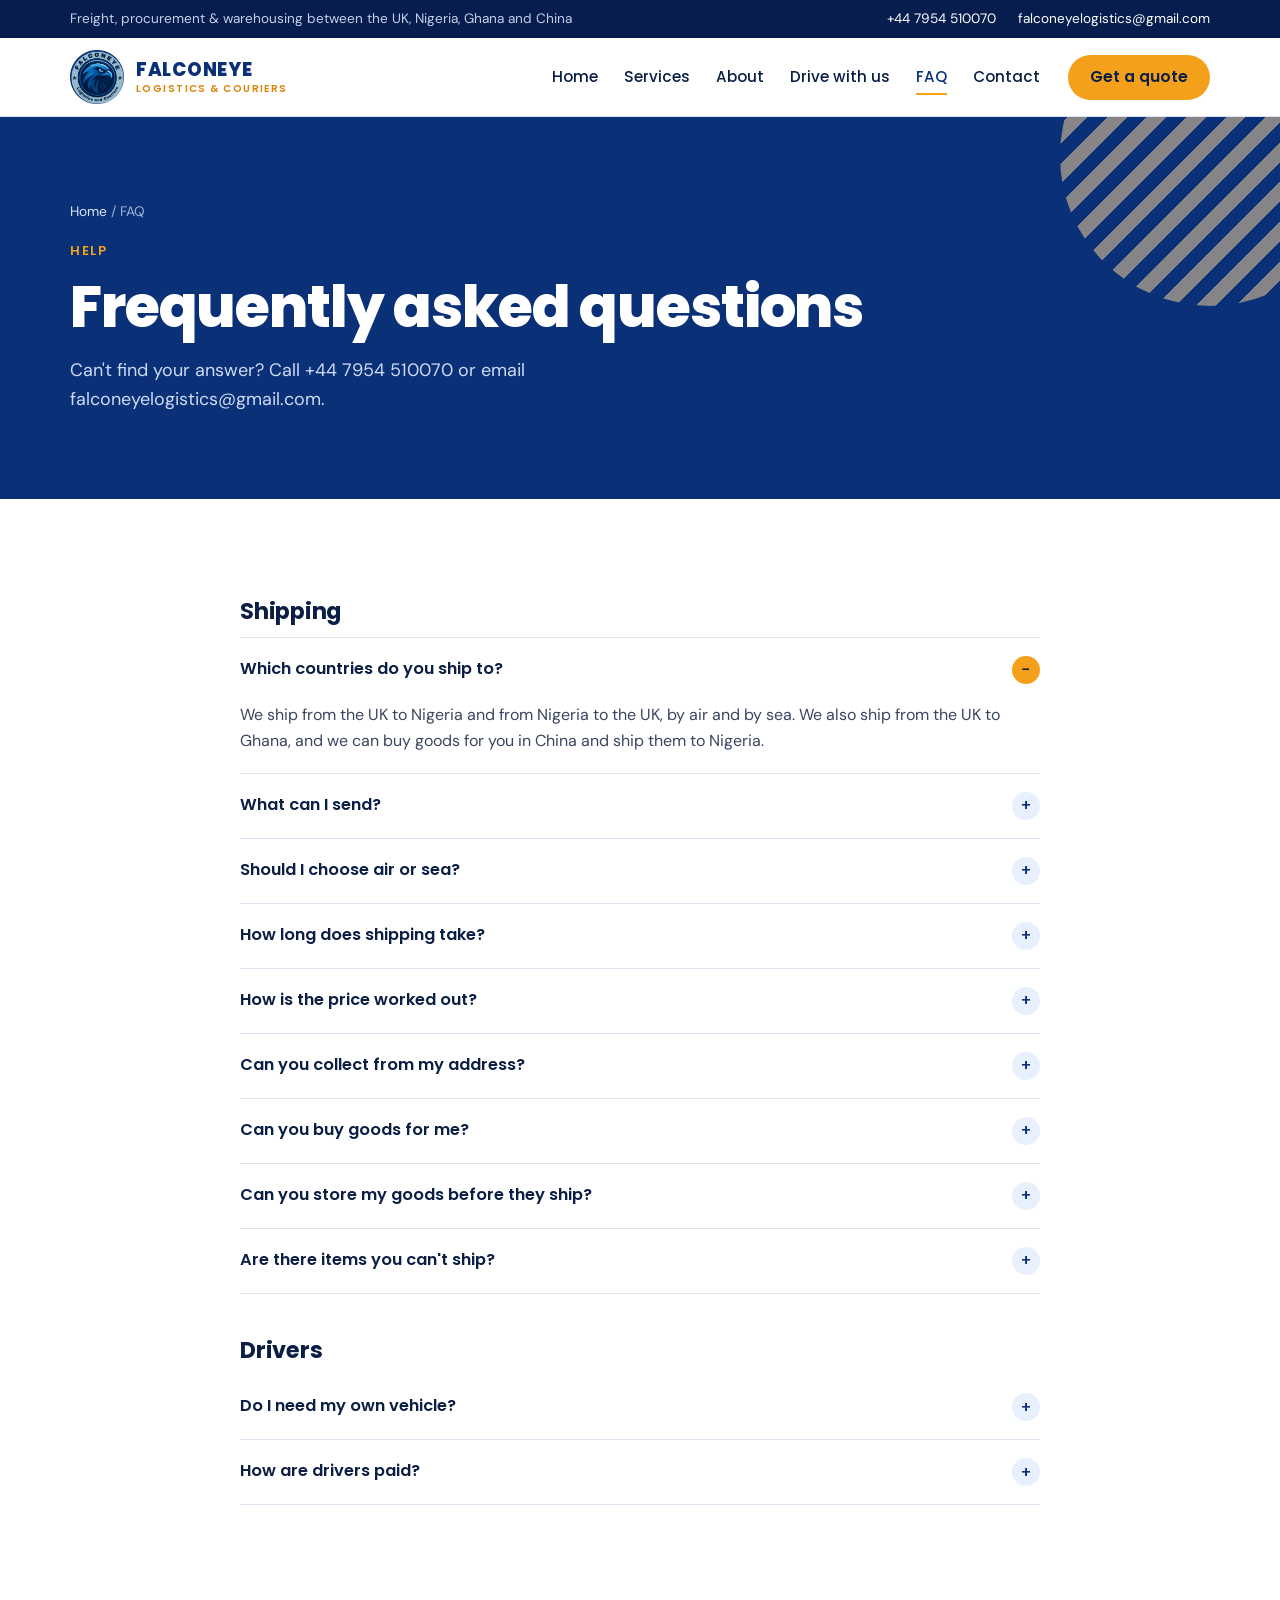
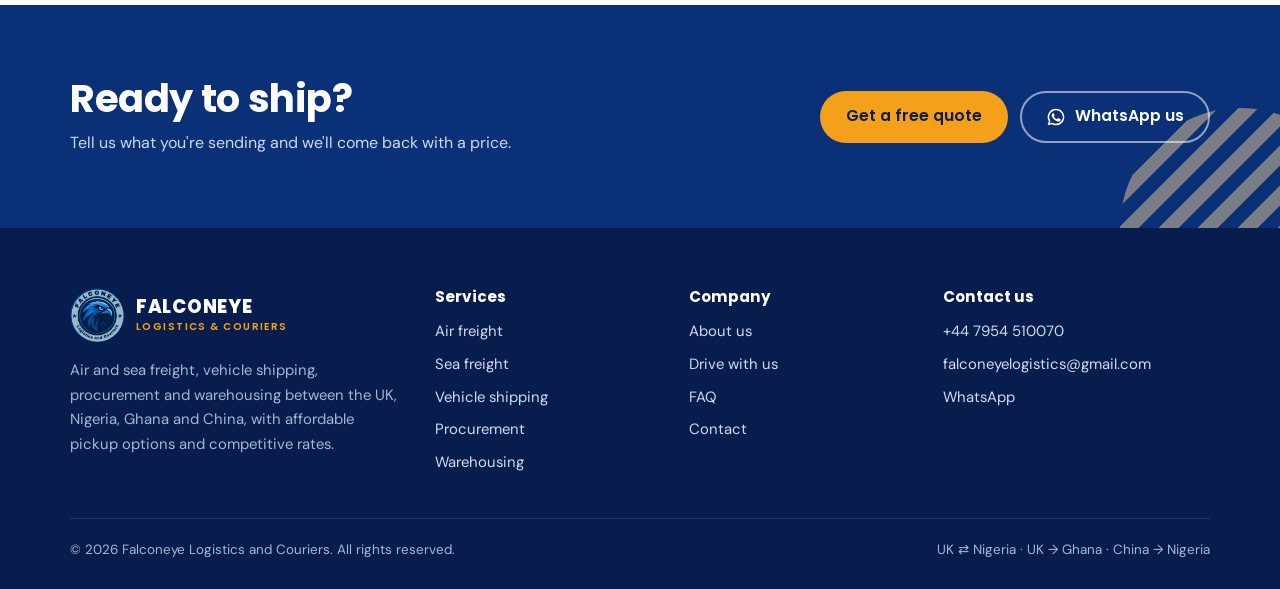
<file: faq.html>
<!doctype html>
<html lang="en-GB">
<head>
<meta charset="utf-8">
<meta name="viewport" content="width=device-width,initial-scale=1,viewport-fit=cover">
<title>FAQ | Falconeye Logistics and Couriers</title>
<meta name="description" content="Answers about freight, procurement and warehousing between the UK, Nigeria, Ghana and China.">
<meta name="theme-color" content="#0a3178">
<link rel="icon" href="img/logo.png">
<link rel="preconnect" href="https://fonts.googleapis.com">
<link rel="preconnect" href="https://fonts.gstatic.com" crossorigin>
<link rel="stylesheet" href="https://fonts.googleapis.com/css2?family=Poppins:wght@500;600;700;800&family=DM+Sans:opsz,wght@9..40,400;9..40,500;9..40,600&display=swap">
<link rel="stylesheet" href="styles.css">
</head>
<body>
<div class="topbar"><div class="wrap">
  <span class="tag">Freight, procurement &amp; warehousing between the UK, Nigeria, Ghana and China</span>
  <span class="links"><a href="tel:+447954510070">+44 7954 510070</a><a href="mailto:falconeyelogistics@gmail.com">falconeyelogistics@gmail.com</a></span>
</div></div>
<header class="site-header"><div class="wrap nav">
  <a class="logo" href="index.html" aria-label="Falconeye Logistics and Couriers home"><img src="img/logo.png" alt="" width="54" height="54"><span class="logo-text"><b>FALCONEYE</b><small>Logistics &amp; Couriers</small></span></a>
  <ul class="nav-links" id="nav-links"><li><a href="index.html">Home</a></li><li><a href="services.html">Services</a></li><li><a href="about.html">About</a></li><li><a href="drive-with-us.html">Drive with us</a></li><li><a href="faq.html" aria-current="page">FAQ</a></li><li><a href="contact.html">Contact</a></li><li class="mobile-cta"><a class="btn btn-primary" href="contact.html#quote">Get a quote</a></li></ul>
  <a class="btn btn-primary" href="contact.html#quote">Get a quote</a>
  <button class="menu-btn" type="button" aria-expanded="false" aria-controls="nav-links" aria-label="Open menu"><svg width="24" height="24" viewBox="0 0 24 24" fill="none" stroke="currentColor" stroke-width="1.75" stroke-linecap="round" stroke-linejoin="round" aria-hidden="true"><path d="M4 7h16M4 12h16M4 17h16"/></svg></button>
</div></header>
<main>
<section class="page-hero"><div class="wrap">
  <div class="crumbs"><a href="index.html">Home</a> / FAQ</div>
  <span class="kicker">Help</span><h1 style="margin-top:10px">Frequently asked questions</h1><p class="lead">Can't find your answer? Call +44 7954 510070 or email falconeyelogistics@gmail.com.</p>
</div></section>
<section class="section"><div class="wrap" style="max-width:840px"><div class="faq">
  <h2>Shipping</h2>
  <details open><summary>Which countries do you ship to?</summary><p>We ship from the UK to Nigeria and from Nigeria to the UK, by air and by sea. We also ship from the UK to Ghana, and we can buy goods for you in China and ship them to Nigeria.</p></details>
  <details><summary>What can I send?</summary><p>Boxes and suitcases, equipment, barrels, and fully loaded cars and vans. If you're not sure about an item, ask us before you pack it.</p></details>
  <details><summary>Should I choose air or sea?</summary><p>Air cargo is faster and suits boxes, suitcases and urgent items. Sea cargo is better value for heavy or bulky goods such as cars, vans, barrels and equipment. We'll recommend the best option when you ask for a quote.</p></details>
  <details><summary>How long does shipping take?</summary><p>It depends on whether you ship by air or sea and on the current schedule. We'll give you an up-to-date estimate with your quote.</p></details>
  <details><summary>How is the price worked out?</summary><p>Prices depend on the size and weight of your goods, air or sea, and whether you need a pickup. Contact us for a free quote.</p></details>
  <details><summary>Can you collect from my address?</summary><p>Yes. We offer affordable pickup options from your home or business.</p></details>
  <details><summary>Can you buy goods for me?</summary><p>Yes. Our <a href="procurement.html">procurement service</a> buys goods on your behalf in the UK or China and ships them to you in Nigeria. Send us links or a description and we'll give you a quote.</p></details>
  <details><summary>Can you store my goods before they ship?</summary><p>Yes. Our <a href="warehousing.html">warehousing service</a> keeps your goods safe until you're ready, and you can combine several deliveries into one shipment.</p></details>
  <details><summary>Are there items you can't ship?</summary><p>Yes. Some goods, such as flammable or hazardous items, can't be shipped. Check with us before packing.</p></details>
  <h2>Drivers</h2>
  <details><summary>Do I need my own vehicle?</summary><p>Yes. We work with self-employed drivers who have their own car, small van, large van or refrigerated van.</p></details>
  <details><summary>How are drivers paid?</summary><p>Per delivery. We agree rates and payment terms with you before you start.</p></details>
</div></div></section>
</main>
<section class="cta-band on-dark"><div class="wrap">
  <div><h2>Ready to ship?</h2><p>Tell us what you're sending and we'll come back with a price.</p></div>
  <div class="btn-row"><a class="btn btn-primary" href="contact.html#quote">Get a free quote</a><a class="btn btn-outline" href="https://wa.me/447954510070" target="_blank" rel="noopener"><svg width="20" height="20" viewBox="0 0 24 24" aria-hidden="true"><path fill="currentColor" d="M12 2a10 10 0 0 0-8.6 15.1L2 22l5-1.3A10 10 0 1 0 12 2zm0 18.2a8.2 8.2 0 0 1-4.2-1.2l-.3-.2-3 .8.8-2.9-.2-.3A8.2 8.2 0 1 1 12 20.2zm4.5-6.1c-.2-.1-1.5-.7-1.7-.8s-.4-.1-.6.1-.7.8-.8 1-.3.2-.5.1a6.7 6.7 0 0 1-3.3-2.9c-.3-.4.2-.4.7-1.4.1-.2 0-.3 0-.4l-.8-1.8c-.2-.5-.4-.4-.6-.4h-.5a1 1 0 0 0-.7.3 3 3 0 0 0-.9 2.2 5.2 5.2 0 0 0 1.1 2.7 11.9 11.9 0 0 0 4.6 4c1.7.7 2.3.8 3.2.6a2.7 2.7 0 0 0 1.8-1.2 2.2 2.2 0 0 0 .1-1.3c0-.1-.2-.2-.4-.3z"/></svg>WhatsApp us</a></div>
</div></section>
<footer class="site-footer"><div class="wrap">
  <div class="footer-grid">
    <div style="display:grid;gap:16px;align-content:start"><a class="logo" href="index.html" aria-label="Falconeye Logistics and Couriers home"><img src="img/logo.png" alt="" width="54" height="54"><span class="logo-text"><b>FALCONEYE</b><small>Logistics &amp; Couriers</small></span></a><p>Air and sea freight, vehicle shipping, procurement and warehousing between the UK, Nigeria, Ghana and China, with affordable pickup options and competitive rates.</p></div>
    <div><h4>Services</h4><ul><li><a href="air-freight.html">Air freight</a></li><li><a href="sea-freight.html">Sea freight</a></li><li><a href="vehicle-shipping.html">Vehicle shipping</a></li><li><a href="procurement.html">Procurement</a></li><li><a href="warehousing.html">Warehousing</a></li></ul></div>
    <div><h4>Company</h4><ul><li><a href="about.html">About us</a></li><li><a href="drive-with-us.html">Drive with us</a></li><li><a href="faq.html">FAQ</a></li><li><a href="contact.html">Contact</a></li></ul></div>
    <div><h4>Contact us</h4><ul><li><a href="tel:+447954510070">+44 7954 510070</a></li><li><a href="mailto:falconeyelogistics@gmail.com">falconeyelogistics@gmail.com</a></li><li><a href="https://wa.me/447954510070" target="_blank" rel="noopener">WhatsApp</a></li></ul></div>
  </div>
  <div class="footer-base"><span>© <span id="year">2026</span> Falconeye Logistics and Couriers. All rights reserved.</span><span>UK ⇄ Nigeria · UK → Ghana · China → Nigeria</span></div>
</div></footer>
<script src="main.js"></script>
</body>
</html>
</file>
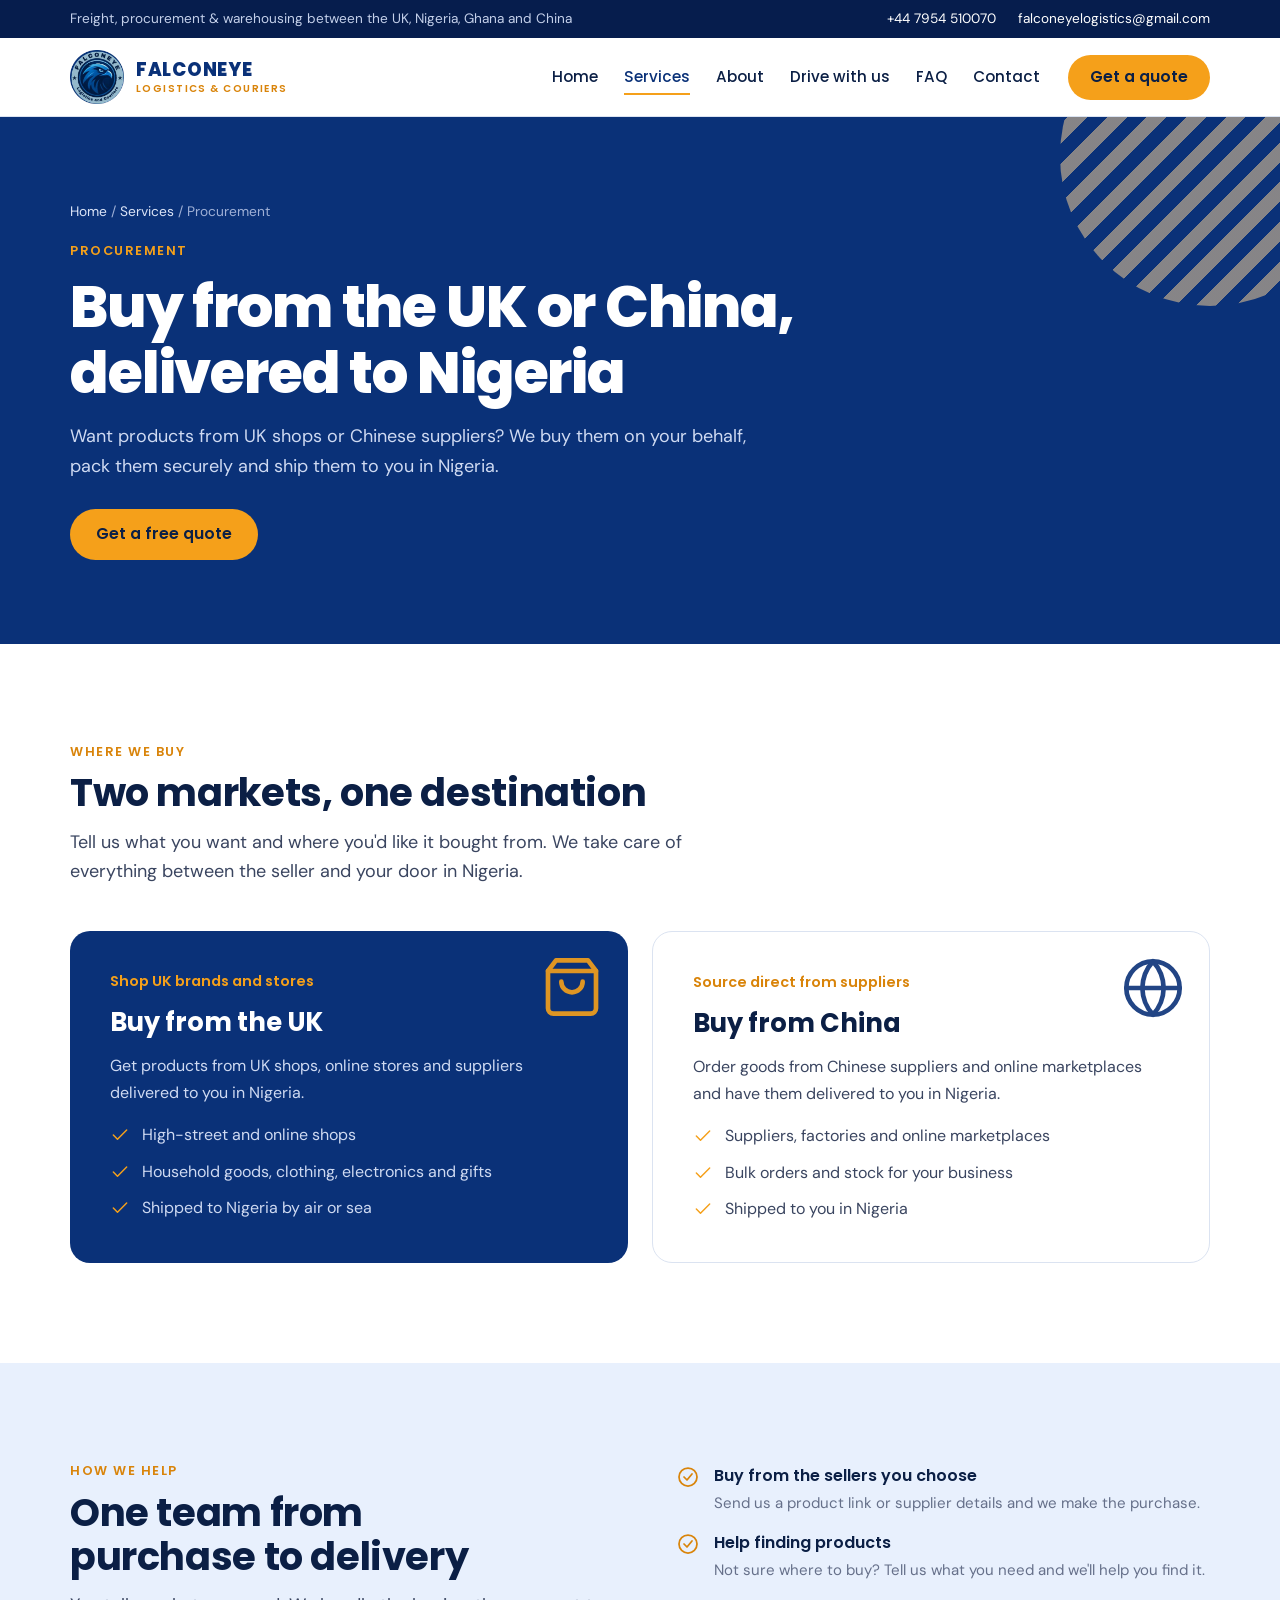
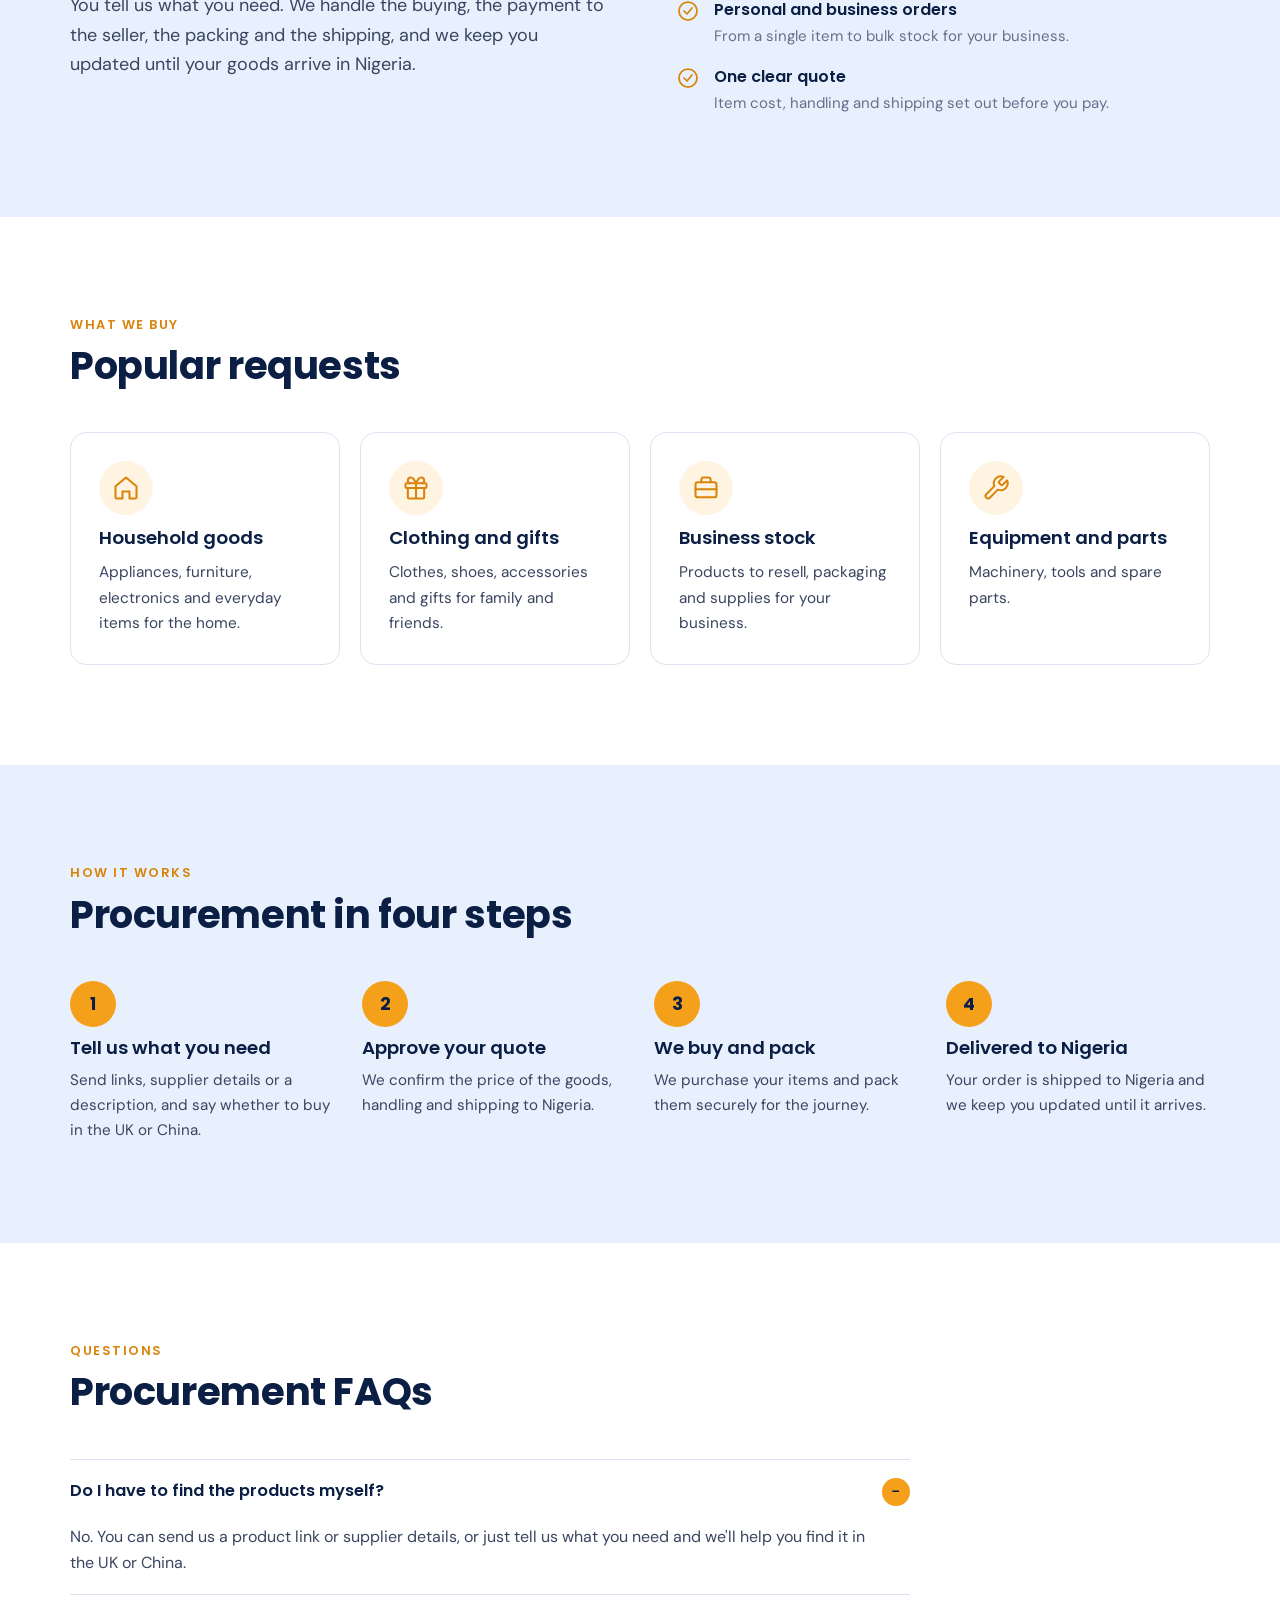
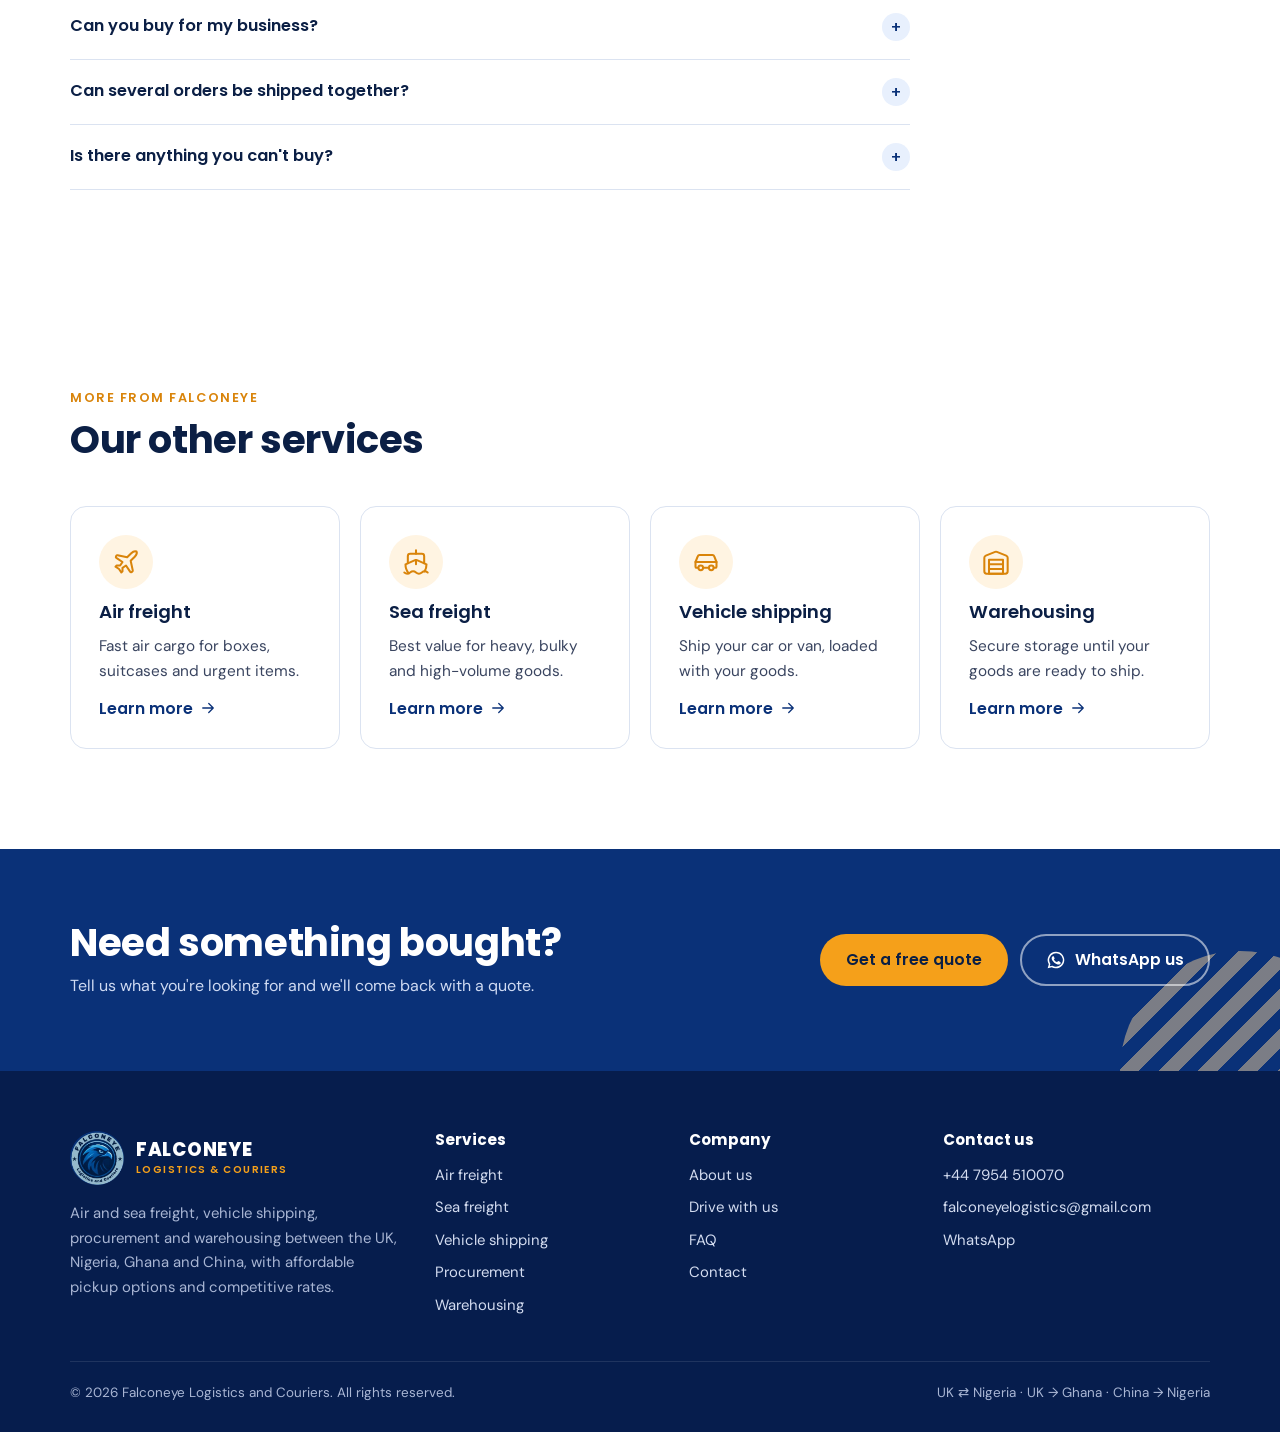
<file: procurement.html>
<!doctype html>
<html lang="en-GB">
<head>
<meta charset="utf-8">
<meta name="viewport" content="width=device-width,initial-scale=1,viewport-fit=cover">
<title>Procurement | Falconeye Logistics and Couriers</title>
<meta name="description" content="Procurement from the UK and China to Nigeria. We buy goods on your behalf and ship them to you in Nigeria.">
<meta name="theme-color" content="#0a3178">
<link rel="icon" href="img/logo.png">
<link rel="preconnect" href="https://fonts.googleapis.com">
<link rel="preconnect" href="https://fonts.gstatic.com" crossorigin>
<link rel="stylesheet" href="https://fonts.googleapis.com/css2?family=Poppins:wght@500;600;700;800&family=DM+Sans:opsz,wght@9..40,400;9..40,500;9..40,600&display=swap">
<link rel="stylesheet" href="styles.css">
</head>
<body>
<div class="topbar"><div class="wrap">
  <span class="tag">Freight, procurement &amp; warehousing between the UK, Nigeria, Ghana and China</span>
  <span class="links"><a href="tel:+447954510070">+44 7954 510070</a><a href="mailto:falconeyelogistics@gmail.com">falconeyelogistics@gmail.com</a></span>
</div></div>
<header class="site-header"><div class="wrap nav">
  <a class="logo" href="index.html" aria-label="Falconeye Logistics and Couriers home"><img src="img/logo.png" alt="" width="54" height="54"><span class="logo-text"><b>FALCONEYE</b><small>Logistics &amp; Couriers</small></span></a>
  <ul class="nav-links" id="nav-links"><li><a href="index.html">Home</a></li><li><a href="services.html" aria-current="page">Services</a></li><li><a href="about.html">About</a></li><li><a href="drive-with-us.html">Drive with us</a></li><li><a href="faq.html">FAQ</a></li><li><a href="contact.html">Contact</a></li><li class="mobile-cta"><a class="btn btn-primary" href="contact.html#quote">Get a quote</a></li></ul>
  <a class="btn btn-primary" href="contact.html#quote">Get a quote</a>
  <button class="menu-btn" type="button" aria-expanded="false" aria-controls="nav-links" aria-label="Open menu"><svg width="24" height="24" viewBox="0 0 24 24" fill="none" stroke="currentColor" stroke-width="1.75" stroke-linecap="round" stroke-linejoin="round" aria-hidden="true"><path d="M4 7h16M4 12h16M4 17h16"/></svg></button>
</div></header>
<main>
<section class="page-hero"><div class="wrap">
  <div class="crumbs"><a href="index.html">Home</a> / <a href="services.html">Services</a> / Procurement</div>
  <span class="kicker">Procurement</span><h1 style="margin-top:10px">Buy from the UK or China, delivered to Nigeria</h1><p class="lead">Want products from UK shops or Chinese suppliers? We buy them on your behalf, pack them securely and ship them to you in Nigeria.</p>
  <div class="btn-row" style="margin-top:28px"><a class="btn btn-primary" href="contact.html#quote">Get a free quote</a></div>
</div></section>
<section class="section"><div class="wrap">
  <div class="section-head"><span class="kicker">Where we buy</span><h2>Two markets, one destination</h2><p class="lead">Tell us what you want and where you'd like it bought from. We take care of everything between the seller and your door in Nigeria.</p></div>
  <div class="grid-2"><article class="mode air"><span class="big-icon" style="color:var(--orange)"><svg width="64" height="64" viewBox="0 0 24 24" fill="none" stroke="currentColor" stroke-width="1.75" stroke-linecap="round" stroke-linejoin="round" aria-hidden="true"><path d="M6 2 3 6v14a2 2 0 0 0 2 2h14a2 2 0 0 0 2-2V6l-3-4z"/><path d="M3 6h18"/><path d="M16 10a4 4 0 0 1-8 0"/></svg></span><span class="tagline">Shop UK brands and stores</span><h3>Buy from the UK</h3><p>Get products from UK shops, online stores and suppliers delivered to you in Nigeria.</p><ul><li><svg width="20" height="20" viewBox="0 0 24 24" fill="none" stroke="currentColor" stroke-width="1.75" stroke-linecap="round" stroke-linejoin="round" aria-hidden="true"><path d="M20 6 9 17l-5-5"/></svg><span>High-street and online shops</span></li><li><svg width="20" height="20" viewBox="0 0 24 24" fill="none" stroke="currentColor" stroke-width="1.75" stroke-linecap="round" stroke-linejoin="round" aria-hidden="true"><path d="M20 6 9 17l-5-5"/></svg><span>Household goods, clothing, electronics and gifts</span></li><li><svg width="20" height="20" viewBox="0 0 24 24" fill="none" stroke="currentColor" stroke-width="1.75" stroke-linecap="round" stroke-linejoin="round" aria-hidden="true"><path d="M20 6 9 17l-5-5"/></svg><span>Shipped to Nigeria by air or sea</span></li></ul></article><article class="mode sea"><span class="big-icon" style="color:var(--navy)"><svg width="64" height="64" viewBox="0 0 24 24" fill="none" stroke="currentColor" stroke-width="1.75" stroke-linecap="round" stroke-linejoin="round" aria-hidden="true"><circle cx="12" cy="12" r="10"/><path d="M2 12h20M12 2a15.3 15.3 0 0 1 4 10 15.3 15.3 0 0 1-4 10 15.3 15.3 0 0 1-4-10 15.3 15.3 0 0 1 4-10z"/></svg></span><span class="tagline">Source direct from suppliers</span><h3>Buy from China</h3><p>Order goods from Chinese suppliers and online marketplaces and have them delivered to you in Nigeria.</p><ul><li><svg width="20" height="20" viewBox="0 0 24 24" fill="none" stroke="currentColor" stroke-width="1.75" stroke-linecap="round" stroke-linejoin="round" aria-hidden="true"><path d="M20 6 9 17l-5-5"/></svg><span>Suppliers, factories and online marketplaces</span></li><li><svg width="20" height="20" viewBox="0 0 24 24" fill="none" stroke="currentColor" stroke-width="1.75" stroke-linecap="round" stroke-linejoin="round" aria-hidden="true"><path d="M20 6 9 17l-5-5"/></svg><span>Bulk orders and stock for your business</span></li><li><svg width="20" height="20" viewBox="0 0 24 24" fill="none" stroke="currentColor" stroke-width="1.75" stroke-linecap="round" stroke-linejoin="round" aria-hidden="true"><path d="M20 6 9 17l-5-5"/></svg><span>Shipped to you in Nigeria</span></li></ul></article></div>
</div></section>
<section class="section sky"><div class="wrap split" style="align-items:start">
  <div class="section-head" style="margin:0"><span class="kicker">How we help</span><h2>One team from purchase to delivery</h2><p class="lead">You tell us what you need. We handle the buying, the payment to the seller, the packing and the shipping, and we keep you updated until your goods arrive in Nigeria.</p></div>
  <ul class="checks"><li><svg width="24" height="24" viewBox="0 0 24 24" fill="none" stroke="currentColor" stroke-width="1.75" stroke-linecap="round" stroke-linejoin="round" aria-hidden="true"><circle cx="12" cy="12" r="9"/><path d="m8 12 3 3 5-6"/></svg><div><b>Buy from the sellers you choose</b><span>Send us a product link or supplier details and we make the purchase.</span></div></li><li><svg width="24" height="24" viewBox="0 0 24 24" fill="none" stroke="currentColor" stroke-width="1.75" stroke-linecap="round" stroke-linejoin="round" aria-hidden="true"><circle cx="12" cy="12" r="9"/><path d="m8 12 3 3 5-6"/></svg><div><b>Help finding products</b><span>Not sure where to buy? Tell us what you need and we'll help you find it.</span></div></li><li><svg width="24" height="24" viewBox="0 0 24 24" fill="none" stroke="currentColor" stroke-width="1.75" stroke-linecap="round" stroke-linejoin="round" aria-hidden="true"><circle cx="12" cy="12" r="9"/><path d="m8 12 3 3 5-6"/></svg><div><b>Personal and business orders</b><span>From a single item to bulk stock for your business.</span></div></li><li><svg width="24" height="24" viewBox="0 0 24 24" fill="none" stroke="currentColor" stroke-width="1.75" stroke-linecap="round" stroke-linejoin="round" aria-hidden="true"><circle cx="12" cy="12" r="9"/><path d="m8 12 3 3 5-6"/></svg><div><b>One clear quote</b><span>Item cost, handling and shipping set out before you pay.</span></div></li></ul>
</div></section>
<section class="section"><div class="wrap">
  <div class="section-head"><span class="kicker">What we buy</span><h2>Popular requests</h2></div>
  <div class="grid-4"><article class="card"><div class="icon"><svg width="24" height="24" viewBox="0 0 24 24" fill="none" stroke="currentColor" stroke-width="1.75" stroke-linecap="round" stroke-linejoin="round" aria-hidden="true"><path d="M3 10.5 12 3l9 7.5V20a1 1 0 0 1-1 1h-5v-6H9v6H4a1 1 0 0 1-1-1z"/></svg></div><h3>Household goods</h3><p>Appliances, furniture, electronics and everyday items for the home.</p></article><article class="card"><div class="icon"><svg width="24" height="24" viewBox="0 0 24 24" fill="none" stroke="currentColor" stroke-width="1.75" stroke-linecap="round" stroke-linejoin="round" aria-hidden="true"><rect x="3" y="8" width="18" height="4" rx="1"/><path d="M12 8v13M19 12v8a1 1 0 0 1-1 1H6a1 1 0 0 1-1-1v-8"/><path d="M7.5 8a2.5 2.5 0 0 1 0-5C10 3 12 8 12 8s2-5 4.5-5a2.5 2.5 0 0 1 0 5"/></svg></div><h3>Clothing and gifts</h3><p>Clothes, shoes, accessories and gifts for family and friends.</p></article><article class="card"><div class="icon"><svg width="24" height="24" viewBox="0 0 24 24" fill="none" stroke="currentColor" stroke-width="1.75" stroke-linecap="round" stroke-linejoin="round" aria-hidden="true"><rect x="3" y="7" width="18" height="13" rx="2"/><path d="M8 7V5a2 2 0 0 1 2-2h4a2 2 0 0 1 2 2v2M3 13h18"/></svg></div><h3>Business stock</h3><p>Products to resell, packaging and supplies for your business.</p></article><article class="card"><div class="icon"><svg width="24" height="24" viewBox="0 0 24 24" fill="none" stroke="currentColor" stroke-width="1.75" stroke-linecap="round" stroke-linejoin="round" aria-hidden="true"><path d="M14.7 6.3a1 1 0 0 0 0 1.4l1.6 1.6a1 1 0 0 0 1.4 0l3.8-3.8a6 6 0 0 1-7.9 7.9l-6.9 6.9a2.1 2.1 0 0 1-3-3l6.9-6.9a6 6 0 0 1 7.9-7.9z"/></svg></div><h3>Equipment and parts</h3><p>Machinery, tools and spare parts.</p></article></div>
</div></section>
<section class="section sky"><div class="wrap">
  <div class="section-head"><span class="kicker">How it works</span><h2>Procurement in four steps</h2></div>
  <ol class="steps"><li><h3>Tell us what you need</h3><p>Send links, supplier details or a description, and say whether to buy in the UK or China.</p></li><li><h3>Approve your quote</h3><p>We confirm the price of the goods, handling and shipping to Nigeria.</p></li><li><h3>We buy and pack</h3><p>We purchase your items and pack them securely for the journey.</p></li><li><h3>Delivered to Nigeria</h3><p>Your order is shipped to Nigeria and we keep you updated until it arrives.</p></li></ol>
</div></section>
<section class="section"><div class="wrap">
  <div class="section-head"><span class="kicker">Questions</span><h2>Procurement FAQs</h2></div>
  <div class="faq" style="max-width:840px"><details open><summary>Do I have to find the products myself?</summary><p>No. You can send us a product link or supplier details, or just tell us what you need and we'll help you find it in the UK or China.</p></details><details><summary>Can you buy for my business?</summary><p>Yes. We handle one-off personal orders as well as bulk orders and regular stock for businesses in Nigeria.</p></details><details><summary>Can several orders be shipped together?</summary><p>Yes. We can hold your purchases in our <a href="warehousing.html">warehouse</a> and ship them to Nigeria together, which often saves on cost.</p></details><details><summary>Is there anything you can't buy?</summary><p>Some goods, such as flammable or hazardous items, can't be shipped. Check with us before you place an order.</p></details></div>
</div></section>
<section class="section"><div class="wrap">
  <div class="section-head"><span class="kicker">More from Falconeye</span><h2>Our other services</h2></div>
  <div class="grid-4"><article class="card"><div class="icon"><svg width="24" height="24" viewBox="0 0 24 24" fill="none" stroke="currentColor" stroke-width="1.75" stroke-linecap="round" stroke-linejoin="round" aria-hidden="true"><path d="M17.8 19.2 16 11l3.5-3.5C21 6 21.5 4 21 3c-1-.5-3 0-4.5 1.5L13 8 4.8 6.2c-.5-.1-.9.1-1.1.5l-.3.5c-.2.5-.1 1 .3 1.3L9 12l-2 3H4l-1 1 3 2 2 3 1-1v-3l3-2 3.5 5.3c.3.4.8.5 1.3.3l.5-.2c.4-.3.6-.7.5-1.2z"/></svg></div><h3>Air freight</h3><p>Fast air cargo for boxes, suitcases and urgent items.</p><a class="link-arrow" href="air-freight.html">Learn more <svg width="18" height="18" viewBox="0 0 24 24" fill="none" stroke="currentColor" stroke-width="1.75" stroke-linecap="round" stroke-linejoin="round" aria-hidden="true"><path d="M5 12h14M13 6l6 6-6 6"/></svg></a></article><article class="card"><div class="icon"><svg width="24" height="24" viewBox="0 0 24 24" fill="none" stroke="currentColor" stroke-width="1.75" stroke-linecap="round" stroke-linejoin="round" aria-hidden="true"><path d="M12 10.2V14M12 2v3"/><path d="M19 13V7a2 2 0 0 0-2-2H7a2 2 0 0 0-2 2v6"/><path d="M19.4 20A11.6 11.6 0 0 0 21 14l-8.2-3.6a2 2 0 0 0-1.6 0L3 14a11.6 11.6 0 0 0 2.8 7.8"/><path d="M2 21c.6.5 1.2 1 2.5 1 2.5 0 2.5-2 5-2 1.3 0 1.9.5 2.5 1s1.2 1 2.5 1c2.5 0 2.5-2 5-2 1.3 0 1.9.5 2.5 1"/></svg></div><h3>Sea freight</h3><p>Best value for heavy, bulky and high-volume goods.</p><a class="link-arrow" href="sea-freight.html">Learn more <svg width="18" height="18" viewBox="0 0 24 24" fill="none" stroke="currentColor" stroke-width="1.75" stroke-linecap="round" stroke-linejoin="round" aria-hidden="true"><path d="M5 12h14M13 6l6 6-6 6"/></svg></a></article><article class="card"><div class="icon"><svg width="24" height="24" viewBox="0 0 24 24" fill="none" stroke="currentColor" stroke-width="1.75" stroke-linecap="round" stroke-linejoin="round" aria-hidden="true"><path d="M5 17H4a1 1 0 0 1-1-1v-4l2-5a1.5 1.5 0 0 1 1.4-1h11.2a1.5 1.5 0 0 1 1.4 1l2 5v4a1 1 0 0 1-1 1h-1"/><path d="M9.5 17h5"/><path d="M3 12h18"/><circle cx="7.5" cy="17" r="2"/><circle cx="16.5" cy="17" r="2"/></svg></div><h3>Vehicle shipping</h3><p>Ship your car or van, loaded with your goods.</p><a class="link-arrow" href="vehicle-shipping.html">Learn more <svg width="18" height="18" viewBox="0 0 24 24" fill="none" stroke="currentColor" stroke-width="1.75" stroke-linecap="round" stroke-linejoin="round" aria-hidden="true"><path d="M5 12h14M13 6l6 6-6 6"/></svg></a></article><article class="card"><div class="icon"><svg width="24" height="24" viewBox="0 0 24 24" fill="none" stroke="currentColor" stroke-width="1.75" stroke-linecap="round" stroke-linejoin="round" aria-hidden="true"><path d="M22 8.35V20a2 2 0 0 1-2 2H4a2 2 0 0 1-2-2V8.35A2 2 0 0 1 3.26 6.5l8-3.2a2 2 0 0 1 1.48 0l8 3.2A2 2 0 0 1 22 8.35Z"/><path d="M6 18h12M6 14h12"/><rect width="12" height="12" x="6" y="10"/></svg></div><h3>Warehousing</h3><p>Secure storage until your goods are ready to ship.</p><a class="link-arrow" href="warehousing.html">Learn more <svg width="18" height="18" viewBox="0 0 24 24" fill="none" stroke="currentColor" stroke-width="1.75" stroke-linecap="round" stroke-linejoin="round" aria-hidden="true"><path d="M5 12h14M13 6l6 6-6 6"/></svg></a></article></div>
</div></section>
</main>
<section class="cta-band on-dark"><div class="wrap">
  <div><h2>Need something bought?</h2><p>Tell us what you're looking for and we'll come back with a quote.</p></div>
  <div class="btn-row"><a class="btn btn-primary" href="contact.html#quote">Get a free quote</a><a class="btn btn-outline" href="https://wa.me/447954510070" target="_blank" rel="noopener"><svg width="20" height="20" viewBox="0 0 24 24" aria-hidden="true"><path fill="currentColor" d="M12 2a10 10 0 0 0-8.6 15.1L2 22l5-1.3A10 10 0 1 0 12 2zm0 18.2a8.2 8.2 0 0 1-4.2-1.2l-.3-.2-3 .8.8-2.9-.2-.3A8.2 8.2 0 1 1 12 20.2zm4.5-6.1c-.2-.1-1.5-.7-1.7-.8s-.4-.1-.6.1-.7.8-.8 1-.3.2-.5.1a6.7 6.7 0 0 1-3.3-2.9c-.3-.4.2-.4.7-1.4.1-.2 0-.3 0-.4l-.8-1.8c-.2-.5-.4-.4-.6-.4h-.5a1 1 0 0 0-.7.3 3 3 0 0 0-.9 2.2 5.2 5.2 0 0 0 1.1 2.7 11.9 11.9 0 0 0 4.6 4c1.7.7 2.3.8 3.2.6a2.7 2.7 0 0 0 1.8-1.2 2.2 2.2 0 0 0 .1-1.3c0-.1-.2-.2-.4-.3z"/></svg>WhatsApp us</a></div>
</div></section>
<footer class="site-footer"><div class="wrap">
  <div class="footer-grid">
    <div style="display:grid;gap:16px;align-content:start"><a class="logo" href="index.html" aria-label="Falconeye Logistics and Couriers home"><img src="img/logo.png" alt="" width="54" height="54"><span class="logo-text"><b>FALCONEYE</b><small>Logistics &amp; Couriers</small></span></a><p>Air and sea freight, vehicle shipping, procurement and warehousing between the UK, Nigeria, Ghana and China, with affordable pickup options and competitive rates.</p></div>
    <div><h4>Services</h4><ul><li><a href="air-freight.html">Air freight</a></li><li><a href="sea-freight.html">Sea freight</a></li><li><a href="vehicle-shipping.html">Vehicle shipping</a></li><li><a href="procurement.html">Procurement</a></li><li><a href="warehousing.html">Warehousing</a></li></ul></div>
    <div><h4>Company</h4><ul><li><a href="about.html">About us</a></li><li><a href="drive-with-us.html">Drive with us</a></li><li><a href="faq.html">FAQ</a></li><li><a href="contact.html">Contact</a></li></ul></div>
    <div><h4>Contact us</h4><ul><li><a href="tel:+447954510070">+44 7954 510070</a></li><li><a href="mailto:falconeyelogistics@gmail.com">falconeyelogistics@gmail.com</a></li><li><a href="https://wa.me/447954510070" target="_blank" rel="noopener">WhatsApp</a></li></ul></div>
  </div>
  <div class="footer-base"><span>© <span id="year">2026</span> Falconeye Logistics and Couriers. All rights reserved.</span><span>UK ⇄ Nigeria · UK → Ghana · China → Nigeria</span></div>
</div></footer>
<script src="main.js"></script>
</body>
</html>
</file>
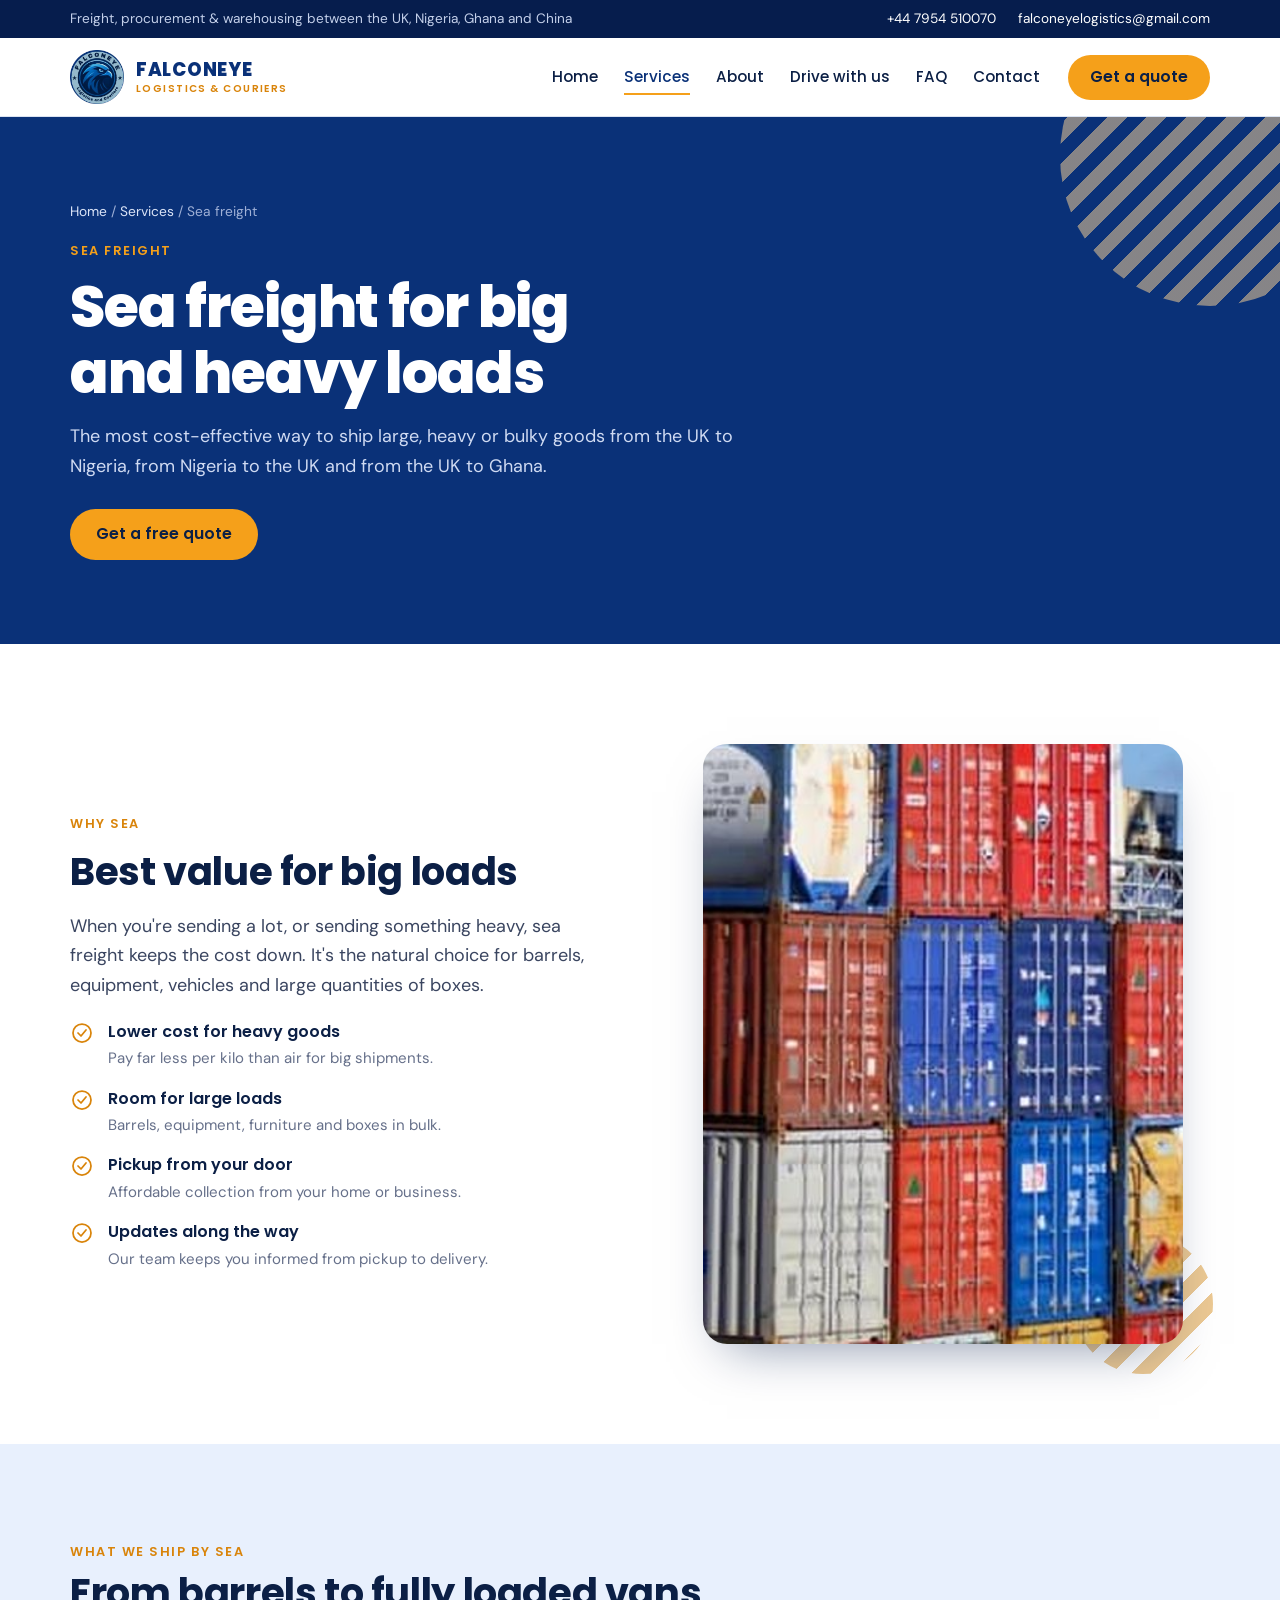
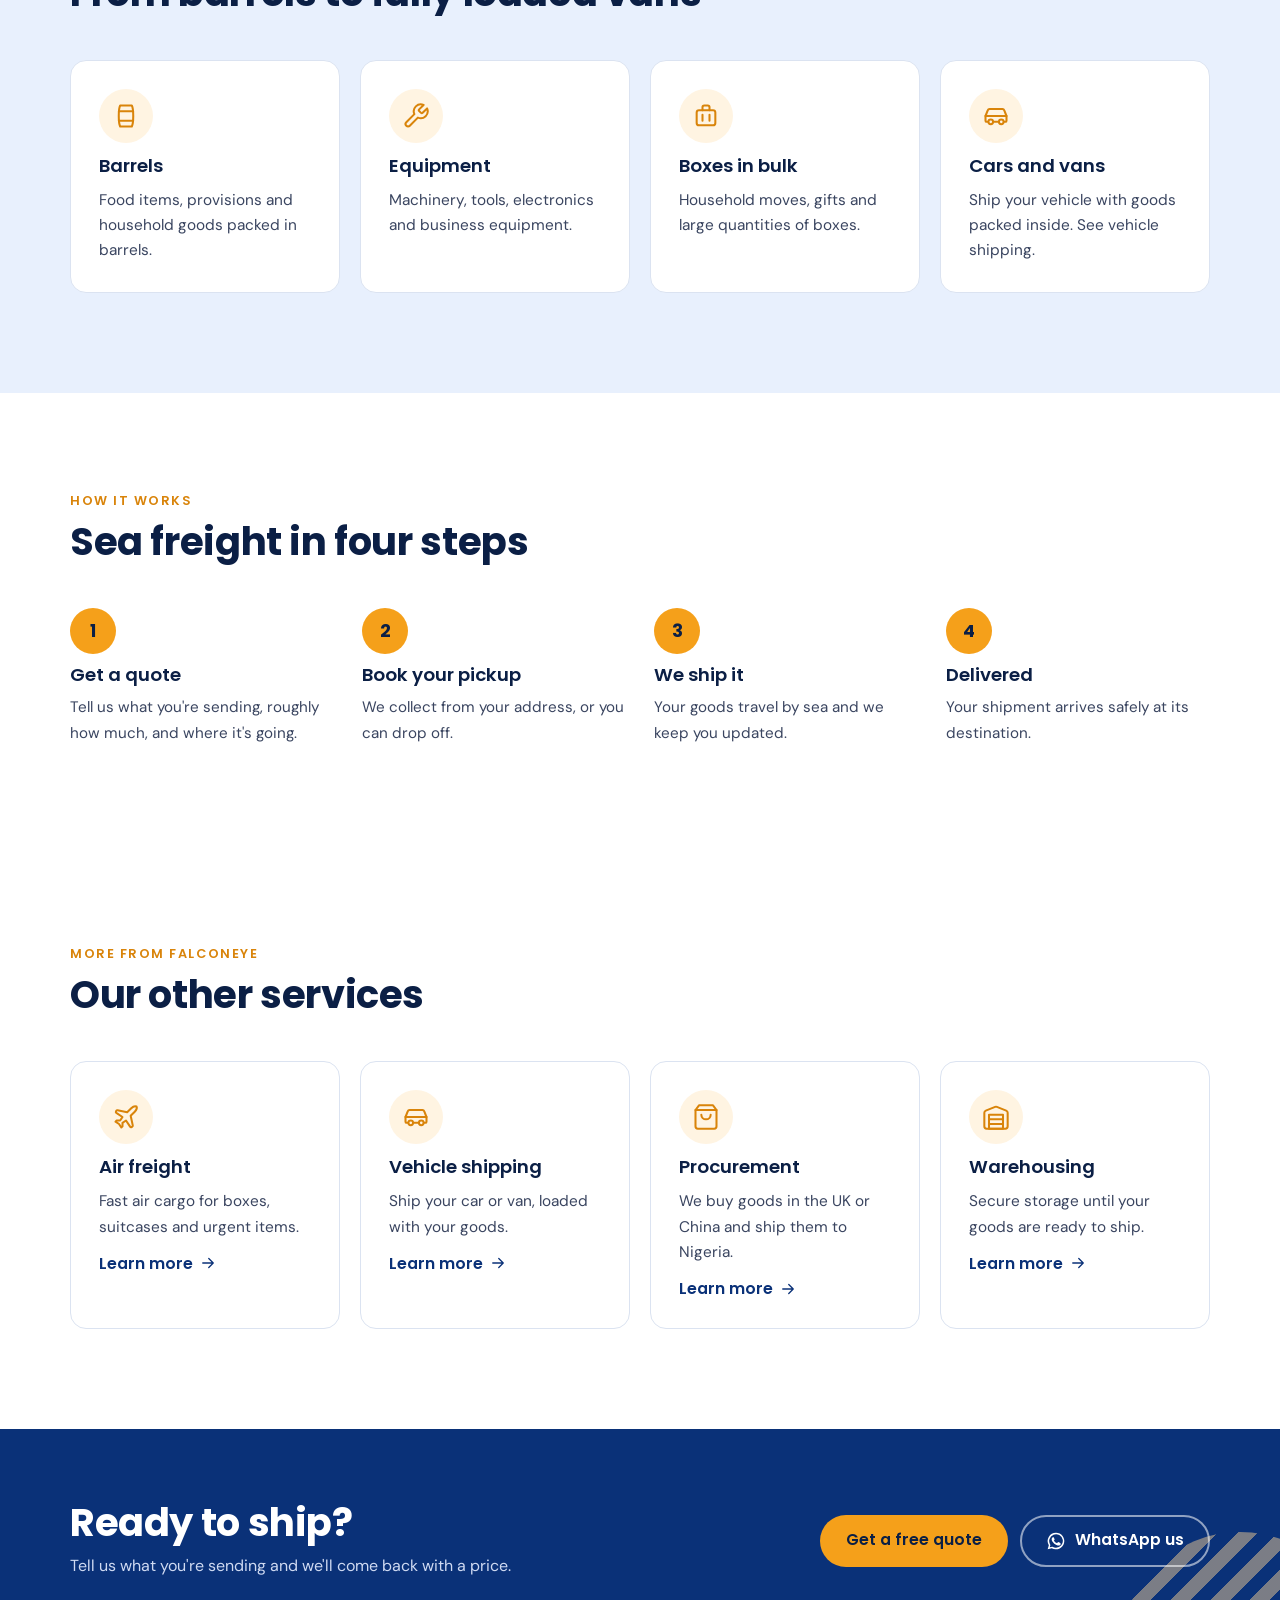
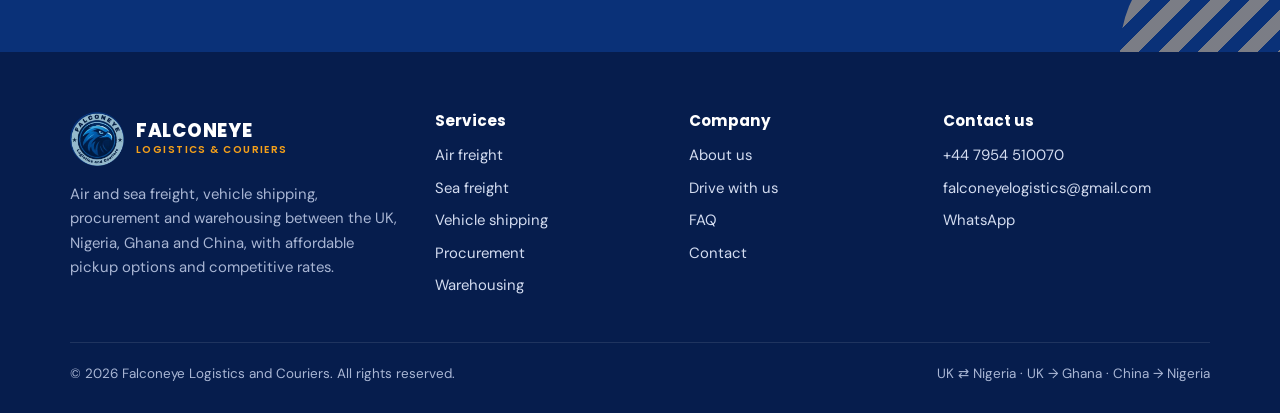
<file: sea-freight.html>
<!doctype html>
<html lang="en-GB">
<head>
<meta charset="utf-8">
<meta name="viewport" content="width=device-width,initial-scale=1,viewport-fit=cover">
<title>Sea freight | Falconeye Logistics and Couriers</title>
<meta name="description" content="Sea freight from the UK to Nigeria, Nigeria to the UK and the UK to Ghana. The best value for heavy and bulky goods.">
<meta name="theme-color" content="#0a3178">
<link rel="icon" href="img/logo.png">
<link rel="preconnect" href="https://fonts.googleapis.com">
<link rel="preconnect" href="https://fonts.gstatic.com" crossorigin>
<link rel="stylesheet" href="https://fonts.googleapis.com/css2?family=Poppins:wght@500;600;700;800&family=DM+Sans:opsz,wght@9..40,400;9..40,500;9..40,600&display=swap">
<link rel="stylesheet" href="styles.css">
</head>
<body>
<div class="topbar"><div class="wrap">
  <span class="tag">Freight, procurement &amp; warehousing between the UK, Nigeria, Ghana and China</span>
  <span class="links"><a href="tel:+447954510070">+44 7954 510070</a><a href="mailto:falconeyelogistics@gmail.com">falconeyelogistics@gmail.com</a></span>
</div></div>
<header class="site-header"><div class="wrap nav">
  <a class="logo" href="index.html" aria-label="Falconeye Logistics and Couriers home"><img src="img/logo.png" alt="" width="54" height="54"><span class="logo-text"><b>FALCONEYE</b><small>Logistics &amp; Couriers</small></span></a>
  <ul class="nav-links" id="nav-links"><li><a href="index.html">Home</a></li><li><a href="services.html" aria-current="page">Services</a></li><li><a href="about.html">About</a></li><li><a href="drive-with-us.html">Drive with us</a></li><li><a href="faq.html">FAQ</a></li><li><a href="contact.html">Contact</a></li><li class="mobile-cta"><a class="btn btn-primary" href="contact.html#quote">Get a quote</a></li></ul>
  <a class="btn btn-primary" href="contact.html#quote">Get a quote</a>
  <button class="menu-btn" type="button" aria-expanded="false" aria-controls="nav-links" aria-label="Open menu"><svg width="24" height="24" viewBox="0 0 24 24" fill="none" stroke="currentColor" stroke-width="1.75" stroke-linecap="round" stroke-linejoin="round" aria-hidden="true"><path d="M4 7h16M4 12h16M4 17h16"/></svg></button>
</div></header>
<main>
<section class="page-hero"><div class="wrap">
  <div class="crumbs"><a href="index.html">Home</a> / <a href="services.html">Services</a> / Sea freight</div>
  <span class="kicker">Sea freight</span><h1 style="margin-top:10px">Sea freight for big and heavy loads</h1><p class="lead">The most cost-effective way to ship large, heavy or bulky goods from the UK to Nigeria, from Nigeria to the UK and from the UK to Ghana.</p>
  <div class="btn-row" style="margin-top:28px"><a class="btn btn-primary" href="contact.html#quote">Get a free quote</a></div>
</div></section>
<section class="section"><div class="wrap split">
  <div style="display:grid;gap:18px">
    <span class="kicker">Why sea</span><h2>Best value for big loads</h2>
    <p class="lead">When you're sending a lot, or sending something heavy, sea freight keeps the cost down. It's the natural choice for barrels, equipment, vehicles and large quantities of boxes.</p>
    <ul class="checks"><li><svg width="24" height="24" viewBox="0 0 24 24" fill="none" stroke="currentColor" stroke-width="1.75" stroke-linecap="round" stroke-linejoin="round" aria-hidden="true"><circle cx="12" cy="12" r="9"/><path d="m8 12 3 3 5-6"/></svg><div><b>Lower cost for heavy goods</b><span>Pay far less per kilo than air for big shipments.</span></div></li><li><svg width="24" height="24" viewBox="0 0 24 24" fill="none" stroke="currentColor" stroke-width="1.75" stroke-linecap="round" stroke-linejoin="round" aria-hidden="true"><circle cx="12" cy="12" r="9"/><path d="m8 12 3 3 5-6"/></svg><div><b>Room for large loads</b><span>Barrels, equipment, furniture and boxes in bulk.</span></div></li><li><svg width="24" height="24" viewBox="0 0 24 24" fill="none" stroke="currentColor" stroke-width="1.75" stroke-linecap="round" stroke-linejoin="round" aria-hidden="true"><circle cx="12" cy="12" r="9"/><path d="m8 12 3 3 5-6"/></svg><div><b>Pickup from your door</b><span>Affordable collection from your home or business.</span></div></li><li><svg width="24" height="24" viewBox="0 0 24 24" fill="none" stroke="currentColor" stroke-width="1.75" stroke-linecap="round" stroke-linejoin="round" aria-hidden="true"><circle cx="12" cy="12" r="9"/><path d="m8 12 3 3 5-6"/></svg><div><b>Updates along the way</b><span>Our team keeps you informed from pickup to delivery.</span></div></li></ul>
  </div>
  <div class="photo-wrap"><div class="photo-frame" style="aspect-ratio:4/5"><img src="img/containers.jpg" alt="Stacked shipping containers" width="420" height="525" loading="lazy"></div><div class="stripes-dot stripes" aria-hidden="true"></div></div>
</div></section>
<section class="section sky"><div class="wrap">
  <div class="section-head"><span class="kicker">What we ship by sea</span><h2>From barrels to fully loaded vans</h2></div>
  <div class="grid-4"><article class="card"><div class="icon"><svg width="24" height="24" viewBox="0 0 24 24" fill="none" stroke="currentColor" stroke-width="1.75" stroke-linecap="round" stroke-linejoin="round" aria-hidden="true"><path d="M7 3h10c1.6 3 1.6 15 0 18H7C5.4 18 5.4 6 7 3z"/><path d="M5.9 8h12.2M5.9 16h12.2"/></svg></div><h3>Barrels</h3><p>Food items, provisions and household goods packed in barrels.</p></article><article class="card"><div class="icon"><svg width="24" height="24" viewBox="0 0 24 24" fill="none" stroke="currentColor" stroke-width="1.75" stroke-linecap="round" stroke-linejoin="round" aria-hidden="true"><path d="M14.7 6.3a1 1 0 0 0 0 1.4l1.6 1.6a1 1 0 0 0 1.4 0l3.8-3.8a6 6 0 0 1-7.9 7.9l-6.9 6.9a2.1 2.1 0 0 1-3-3l6.9-6.9a6 6 0 0 1 7.9-7.9z"/></svg></div><h3>Equipment</h3><p>Machinery, tools, electronics and business equipment.</p></article><article class="card"><div class="icon"><svg width="24" height="24" viewBox="0 0 24 24" fill="none" stroke="currentColor" stroke-width="1.75" stroke-linecap="round" stroke-linejoin="round" aria-hidden="true"><rect x="4" y="7" width="16" height="13" rx="2"/><path d="M9 7V4.5A1.5 1.5 0 0 1 10.5 3h3A1.5 1.5 0 0 1 15 4.5V7M9 11v5M15 11v5"/></svg></div><h3>Boxes in bulk</h3><p>Household moves, gifts and large quantities of boxes.</p></article><article class="card"><div class="icon"><svg width="24" height="24" viewBox="0 0 24 24" fill="none" stroke="currentColor" stroke-width="1.75" stroke-linecap="round" stroke-linejoin="round" aria-hidden="true"><path d="M5 17H4a1 1 0 0 1-1-1v-4l2-5a1.5 1.5 0 0 1 1.4-1h11.2a1.5 1.5 0 0 1 1.4 1l2 5v4a1 1 0 0 1-1 1h-1"/><path d="M9.5 17h5"/><path d="M3 12h18"/><circle cx="7.5" cy="17" r="2"/><circle cx="16.5" cy="17" r="2"/></svg></div><h3>Cars and vans</h3><p>Ship your vehicle with goods packed inside. See vehicle shipping.</p></article></div>
</div></section>
<section class="section"><div class="wrap">
  <div class="section-head"><span class="kicker">How it works</span><h2>Sea freight in four steps</h2></div>
  <ol class="steps"><li><h3>Get a quote</h3><p>Tell us what you're sending, roughly how much, and where it's going.</p></li><li><h3>Book your pickup</h3><p>We collect from your address, or you can drop off.</p></li><li><h3>We ship it</h3><p>Your goods travel by sea and we keep you updated.</p></li><li><h3>Delivered</h3><p>Your shipment arrives safely at its destination.</p></li></ol>
</div></section>
<section class="section"><div class="wrap">
  <div class="section-head"><span class="kicker">More from Falconeye</span><h2>Our other services</h2></div>
  <div class="grid-4"><article class="card"><div class="icon"><svg width="24" height="24" viewBox="0 0 24 24" fill="none" stroke="currentColor" stroke-width="1.75" stroke-linecap="round" stroke-linejoin="round" aria-hidden="true"><path d="M17.8 19.2 16 11l3.5-3.5C21 6 21.5 4 21 3c-1-.5-3 0-4.5 1.5L13 8 4.8 6.2c-.5-.1-.9.1-1.1.5l-.3.5c-.2.5-.1 1 .3 1.3L9 12l-2 3H4l-1 1 3 2 2 3 1-1v-3l3-2 3.5 5.3c.3.4.8.5 1.3.3l.5-.2c.4-.3.6-.7.5-1.2z"/></svg></div><h3>Air freight</h3><p>Fast air cargo for boxes, suitcases and urgent items.</p><a class="link-arrow" href="air-freight.html">Learn more <svg width="18" height="18" viewBox="0 0 24 24" fill="none" stroke="currentColor" stroke-width="1.75" stroke-linecap="round" stroke-linejoin="round" aria-hidden="true"><path d="M5 12h14M13 6l6 6-6 6"/></svg></a></article><article class="card"><div class="icon"><svg width="24" height="24" viewBox="0 0 24 24" fill="none" stroke="currentColor" stroke-width="1.75" stroke-linecap="round" stroke-linejoin="round" aria-hidden="true"><path d="M5 17H4a1 1 0 0 1-1-1v-4l2-5a1.5 1.5 0 0 1 1.4-1h11.2a1.5 1.5 0 0 1 1.4 1l2 5v4a1 1 0 0 1-1 1h-1"/><path d="M9.5 17h5"/><path d="M3 12h18"/><circle cx="7.5" cy="17" r="2"/><circle cx="16.5" cy="17" r="2"/></svg></div><h3>Vehicle shipping</h3><p>Ship your car or van, loaded with your goods.</p><a class="link-arrow" href="vehicle-shipping.html">Learn more <svg width="18" height="18" viewBox="0 0 24 24" fill="none" stroke="currentColor" stroke-width="1.75" stroke-linecap="round" stroke-linejoin="round" aria-hidden="true"><path d="M5 12h14M13 6l6 6-6 6"/></svg></a></article><article class="card"><div class="icon"><svg width="24" height="24" viewBox="0 0 24 24" fill="none" stroke="currentColor" stroke-width="1.75" stroke-linecap="round" stroke-linejoin="round" aria-hidden="true"><path d="M6 2 3 6v14a2 2 0 0 0 2 2h14a2 2 0 0 0 2-2V6l-3-4z"/><path d="M3 6h18"/><path d="M16 10a4 4 0 0 1-8 0"/></svg></div><h3>Procurement</h3><p>We buy goods in the UK or China and ship them to Nigeria.</p><a class="link-arrow" href="procurement.html">Learn more <svg width="18" height="18" viewBox="0 0 24 24" fill="none" stroke="currentColor" stroke-width="1.75" stroke-linecap="round" stroke-linejoin="round" aria-hidden="true"><path d="M5 12h14M13 6l6 6-6 6"/></svg></a></article><article class="card"><div class="icon"><svg width="24" height="24" viewBox="0 0 24 24" fill="none" stroke="currentColor" stroke-width="1.75" stroke-linecap="round" stroke-linejoin="round" aria-hidden="true"><path d="M22 8.35V20a2 2 0 0 1-2 2H4a2 2 0 0 1-2-2V8.35A2 2 0 0 1 3.26 6.5l8-3.2a2 2 0 0 1 1.48 0l8 3.2A2 2 0 0 1 22 8.35Z"/><path d="M6 18h12M6 14h12"/><rect width="12" height="12" x="6" y="10"/></svg></div><h3>Warehousing</h3><p>Secure storage until your goods are ready to ship.</p><a class="link-arrow" href="warehousing.html">Learn more <svg width="18" height="18" viewBox="0 0 24 24" fill="none" stroke="currentColor" stroke-width="1.75" stroke-linecap="round" stroke-linejoin="round" aria-hidden="true"><path d="M5 12h14M13 6l6 6-6 6"/></svg></a></article></div>
</div></section>
</main>
<section class="cta-band on-dark"><div class="wrap">
  <div><h2>Ready to ship?</h2><p>Tell us what you're sending and we'll come back with a price.</p></div>
  <div class="btn-row"><a class="btn btn-primary" href="contact.html#quote">Get a free quote</a><a class="btn btn-outline" href="https://wa.me/447954510070" target="_blank" rel="noopener"><svg width="20" height="20" viewBox="0 0 24 24" aria-hidden="true"><path fill="currentColor" d="M12 2a10 10 0 0 0-8.6 15.1L2 22l5-1.3A10 10 0 1 0 12 2zm0 18.2a8.2 8.2 0 0 1-4.2-1.2l-.3-.2-3 .8.8-2.9-.2-.3A8.2 8.2 0 1 1 12 20.2zm4.5-6.1c-.2-.1-1.5-.7-1.7-.8s-.4-.1-.6.1-.7.8-.8 1-.3.2-.5.1a6.7 6.7 0 0 1-3.3-2.9c-.3-.4.2-.4.7-1.4.1-.2 0-.3 0-.4l-.8-1.8c-.2-.5-.4-.4-.6-.4h-.5a1 1 0 0 0-.7.3 3 3 0 0 0-.9 2.2 5.2 5.2 0 0 0 1.1 2.7 11.9 11.9 0 0 0 4.6 4c1.7.7 2.3.8 3.2.6a2.7 2.7 0 0 0 1.8-1.2 2.2 2.2 0 0 0 .1-1.3c0-.1-.2-.2-.4-.3z"/></svg>WhatsApp us</a></div>
</div></section>
<footer class="site-footer"><div class="wrap">
  <div class="footer-grid">
    <div style="display:grid;gap:16px;align-content:start"><a class="logo" href="index.html" aria-label="Falconeye Logistics and Couriers home"><img src="img/logo.png" alt="" width="54" height="54"><span class="logo-text"><b>FALCONEYE</b><small>Logistics &amp; Couriers</small></span></a><p>Air and sea freight, vehicle shipping, procurement and warehousing between the UK, Nigeria, Ghana and China, with affordable pickup options and competitive rates.</p></div>
    <div><h4>Services</h4><ul><li><a href="air-freight.html">Air freight</a></li><li><a href="sea-freight.html">Sea freight</a></li><li><a href="vehicle-shipping.html">Vehicle shipping</a></li><li><a href="procurement.html">Procurement</a></li><li><a href="warehousing.html">Warehousing</a></li></ul></div>
    <div><h4>Company</h4><ul><li><a href="about.html">About us</a></li><li><a href="drive-with-us.html">Drive with us</a></li><li><a href="faq.html">FAQ</a></li><li><a href="contact.html">Contact</a></li></ul></div>
    <div><h4>Contact us</h4><ul><li><a href="tel:+447954510070">+44 7954 510070</a></li><li><a href="mailto:falconeyelogistics@gmail.com">falconeyelogistics@gmail.com</a></li><li><a href="https://wa.me/447954510070" target="_blank" rel="noopener">WhatsApp</a></li></ul></div>
  </div>
  <div class="footer-base"><span>© <span id="year">2026</span> Falconeye Logistics and Couriers. All rights reserved.</span><span>UK ⇄ Nigeria · UK → Ghana · China → Nigeria</span></div>
</div></footer>
<script src="main.js"></script>
</body>
</html>
</file>
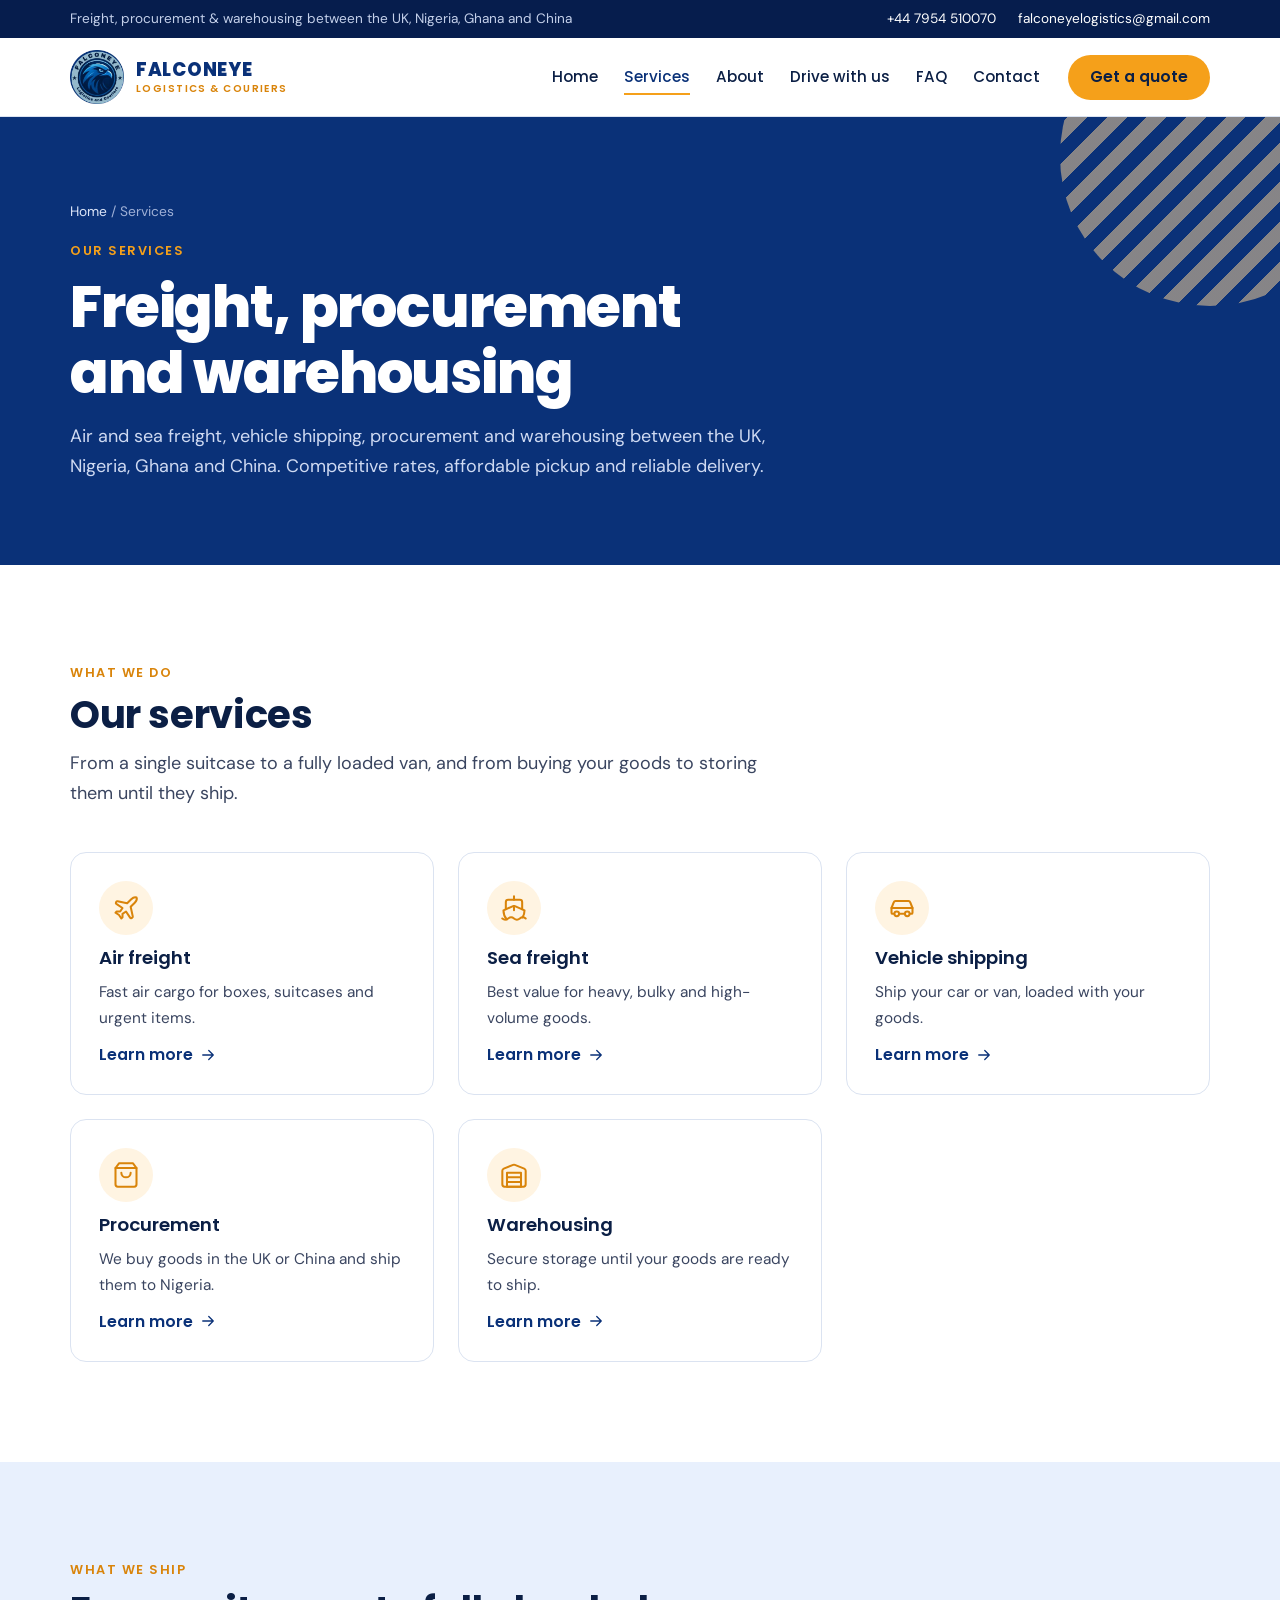
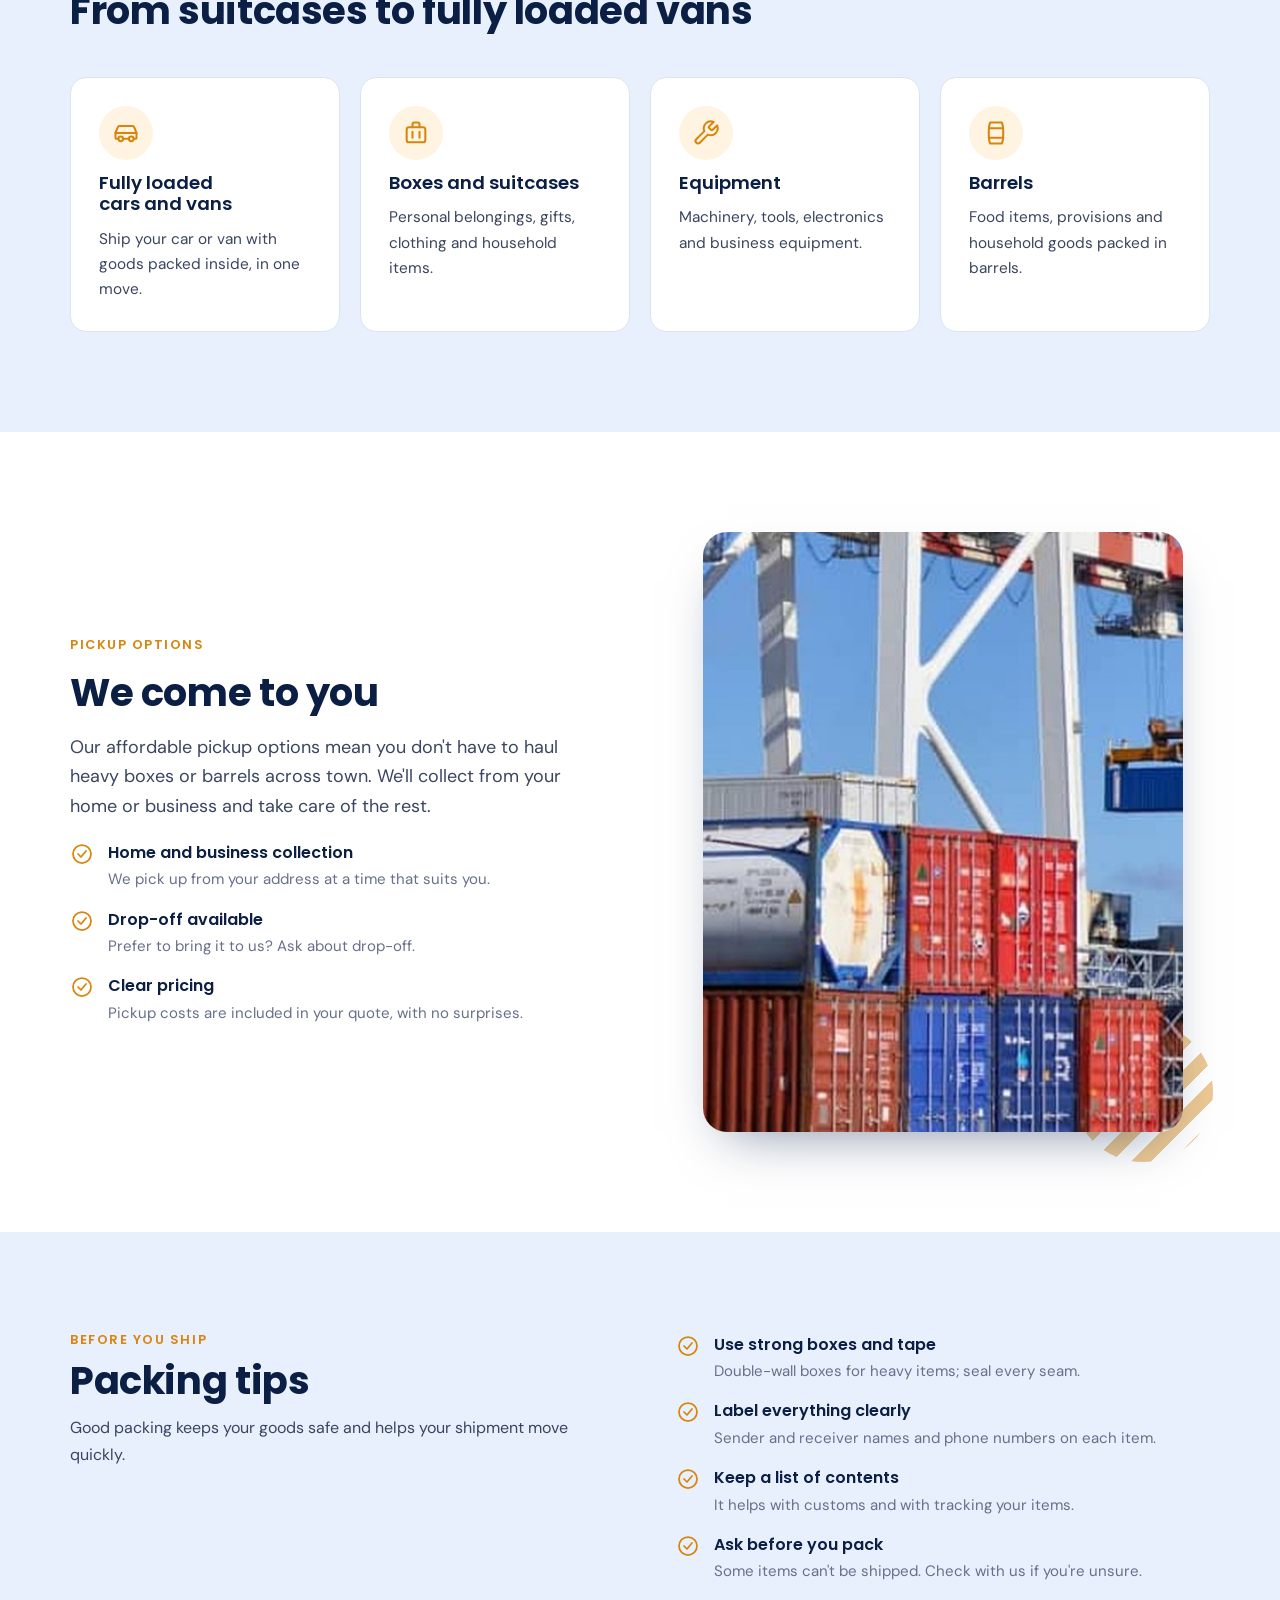
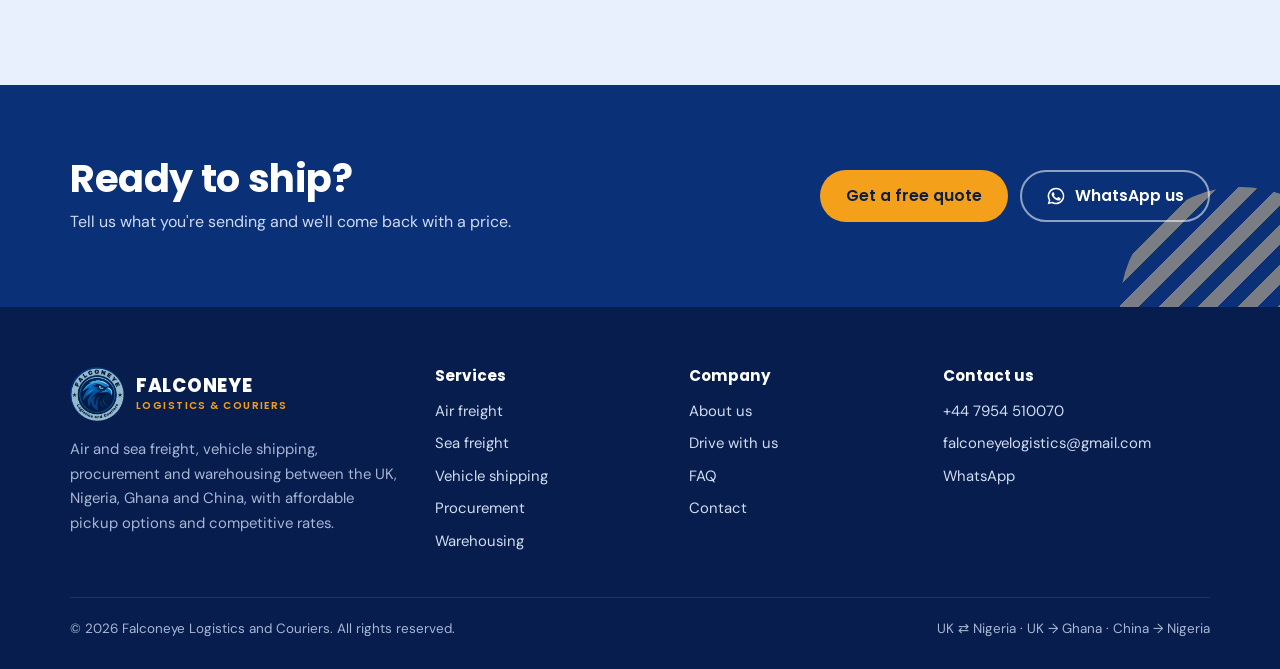
<file: services.html>
<!doctype html>
<html lang="en-GB">
<head>
<meta charset="utf-8">
<meta name="viewport" content="width=device-width,initial-scale=1,viewport-fit=cover">
<title>Services | Falconeye Logistics and Couriers</title>
<meta name="description" content="Air freight, sea freight, vehicle shipping, procurement and warehousing between the UK, Nigeria, Ghana and China.">
<meta name="theme-color" content="#0a3178">
<link rel="icon" href="img/logo.png">
<link rel="preconnect" href="https://fonts.googleapis.com">
<link rel="preconnect" href="https://fonts.gstatic.com" crossorigin>
<link rel="stylesheet" href="https://fonts.googleapis.com/css2?family=Poppins:wght@500;600;700;800&family=DM+Sans:opsz,wght@9..40,400;9..40,500;9..40,600&display=swap">
<link rel="stylesheet" href="styles.css">
</head>
<body>
<div class="topbar"><div class="wrap">
  <span class="tag">Freight, procurement &amp; warehousing between the UK, Nigeria, Ghana and China</span>
  <span class="links"><a href="tel:+447954510070">+44 7954 510070</a><a href="mailto:falconeyelogistics@gmail.com">falconeyelogistics@gmail.com</a></span>
</div></div>
<header class="site-header"><div class="wrap nav">
  <a class="logo" href="index.html" aria-label="Falconeye Logistics and Couriers home"><img src="img/logo.png" alt="" width="54" height="54"><span class="logo-text"><b>FALCONEYE</b><small>Logistics &amp; Couriers</small></span></a>
  <ul class="nav-links" id="nav-links"><li><a href="index.html">Home</a></li><li><a href="services.html" aria-current="page">Services</a></li><li><a href="about.html">About</a></li><li><a href="drive-with-us.html">Drive with us</a></li><li><a href="faq.html">FAQ</a></li><li><a href="contact.html">Contact</a></li><li class="mobile-cta"><a class="btn btn-primary" href="contact.html#quote">Get a quote</a></li></ul>
  <a class="btn btn-primary" href="contact.html#quote">Get a quote</a>
  <button class="menu-btn" type="button" aria-expanded="false" aria-controls="nav-links" aria-label="Open menu"><svg width="24" height="24" viewBox="0 0 24 24" fill="none" stroke="currentColor" stroke-width="1.75" stroke-linecap="round" stroke-linejoin="round" aria-hidden="true"><path d="M4 7h16M4 12h16M4 17h16"/></svg></button>
</div></header>
<main>
<section class="page-hero"><div class="wrap">
  <div class="crumbs"><a href="index.html">Home</a> / Services</div>
  <span class="kicker">Our services</span><h1 style="margin-top:10px">Freight, procurement and warehousing</h1><p class="lead">Air and sea freight, vehicle shipping, procurement and warehousing between the UK, Nigeria, Ghana and China. Competitive rates, affordable pickup and reliable delivery.</p>
</div></section>
<section class="section"><div class="wrap">
  <div class="section-head"><span class="kicker">What we do</span><h2>Our services</h2><p class="lead">From a single suitcase to a fully loaded van, and from buying your goods to storing them until they ship.</p></div>
  <div class="grid-3"><article class="card"><div class="icon"><svg width="24" height="24" viewBox="0 0 24 24" fill="none" stroke="currentColor" stroke-width="1.75" stroke-linecap="round" stroke-linejoin="round" aria-hidden="true"><path d="M17.8 19.2 16 11l3.5-3.5C21 6 21.5 4 21 3c-1-.5-3 0-4.5 1.5L13 8 4.8 6.2c-.5-.1-.9.1-1.1.5l-.3.5c-.2.5-.1 1 .3 1.3L9 12l-2 3H4l-1 1 3 2 2 3 1-1v-3l3-2 3.5 5.3c.3.4.8.5 1.3.3l.5-.2c.4-.3.6-.7.5-1.2z"/></svg></div><h3>Air freight</h3><p>Fast air cargo for boxes, suitcases and urgent items.</p><a class="link-arrow" href="air-freight.html">Learn more <svg width="18" height="18" viewBox="0 0 24 24" fill="none" stroke="currentColor" stroke-width="1.75" stroke-linecap="round" stroke-linejoin="round" aria-hidden="true"><path d="M5 12h14M13 6l6 6-6 6"/></svg></a></article><article class="card"><div class="icon"><svg width="24" height="24" viewBox="0 0 24 24" fill="none" stroke="currentColor" stroke-width="1.75" stroke-linecap="round" stroke-linejoin="round" aria-hidden="true"><path d="M12 10.2V14M12 2v3"/><path d="M19 13V7a2 2 0 0 0-2-2H7a2 2 0 0 0-2 2v6"/><path d="M19.4 20A11.6 11.6 0 0 0 21 14l-8.2-3.6a2 2 0 0 0-1.6 0L3 14a11.6 11.6 0 0 0 2.8 7.8"/><path d="M2 21c.6.5 1.2 1 2.5 1 2.5 0 2.5-2 5-2 1.3 0 1.9.5 2.5 1s1.2 1 2.5 1c2.5 0 2.5-2 5-2 1.3 0 1.9.5 2.5 1"/></svg></div><h3>Sea freight</h3><p>Best value for heavy, bulky and high-volume goods.</p><a class="link-arrow" href="sea-freight.html">Learn more <svg width="18" height="18" viewBox="0 0 24 24" fill="none" stroke="currentColor" stroke-width="1.75" stroke-linecap="round" stroke-linejoin="round" aria-hidden="true"><path d="M5 12h14M13 6l6 6-6 6"/></svg></a></article><article class="card"><div class="icon"><svg width="24" height="24" viewBox="0 0 24 24" fill="none" stroke="currentColor" stroke-width="1.75" stroke-linecap="round" stroke-linejoin="round" aria-hidden="true"><path d="M5 17H4a1 1 0 0 1-1-1v-4l2-5a1.5 1.5 0 0 1 1.4-1h11.2a1.5 1.5 0 0 1 1.4 1l2 5v4a1 1 0 0 1-1 1h-1"/><path d="M9.5 17h5"/><path d="M3 12h18"/><circle cx="7.5" cy="17" r="2"/><circle cx="16.5" cy="17" r="2"/></svg></div><h3>Vehicle shipping</h3><p>Ship your car or van, loaded with your goods.</p><a class="link-arrow" href="vehicle-shipping.html">Learn more <svg width="18" height="18" viewBox="0 0 24 24" fill="none" stroke="currentColor" stroke-width="1.75" stroke-linecap="round" stroke-linejoin="round" aria-hidden="true"><path d="M5 12h14M13 6l6 6-6 6"/></svg></a></article><article class="card"><div class="icon"><svg width="24" height="24" viewBox="0 0 24 24" fill="none" stroke="currentColor" stroke-width="1.75" stroke-linecap="round" stroke-linejoin="round" aria-hidden="true"><path d="M6 2 3 6v14a2 2 0 0 0 2 2h14a2 2 0 0 0 2-2V6l-3-4z"/><path d="M3 6h18"/><path d="M16 10a4 4 0 0 1-8 0"/></svg></div><h3>Procurement</h3><p>We buy goods in the UK or China and ship them to Nigeria.</p><a class="link-arrow" href="procurement.html">Learn more <svg width="18" height="18" viewBox="0 0 24 24" fill="none" stroke="currentColor" stroke-width="1.75" stroke-linecap="round" stroke-linejoin="round" aria-hidden="true"><path d="M5 12h14M13 6l6 6-6 6"/></svg></a></article><article class="card"><div class="icon"><svg width="24" height="24" viewBox="0 0 24 24" fill="none" stroke="currentColor" stroke-width="1.75" stroke-linecap="round" stroke-linejoin="round" aria-hidden="true"><path d="M22 8.35V20a2 2 0 0 1-2 2H4a2 2 0 0 1-2-2V8.35A2 2 0 0 1 3.26 6.5l8-3.2a2 2 0 0 1 1.48 0l8 3.2A2 2 0 0 1 22 8.35Z"/><path d="M6 18h12M6 14h12"/><rect width="12" height="12" x="6" y="10"/></svg></div><h3>Warehousing</h3><p>Secure storage until your goods are ready to ship.</p><a class="link-arrow" href="warehousing.html">Learn more <svg width="18" height="18" viewBox="0 0 24 24" fill="none" stroke="currentColor" stroke-width="1.75" stroke-linecap="round" stroke-linejoin="round" aria-hidden="true"><path d="M5 12h14M13 6l6 6-6 6"/></svg></a></article></div>
</div></section>

<section class="section sky" id="what"><div class="wrap">
  <div class="section-head"><span class="kicker">What we ship</span><h2>From suitcases to fully loaded vans</h2></div>
  <div class="grid-4"><article class="card"><div class="icon"><svg width="24" height="24" viewBox="0 0 24 24" fill="none" stroke="currentColor" stroke-width="1.75" stroke-linecap="round" stroke-linejoin="round" aria-hidden="true"><path d="M5 17H4a1 1 0 0 1-1-1v-4l2-5a1.5 1.5 0 0 1 1.4-1h11.2a1.5 1.5 0 0 1 1.4 1l2 5v4a1 1 0 0 1-1 1h-1"/><path d="M9.5 17h5"/><path d="M3 12h18"/><circle cx="7.5" cy="17" r="2"/><circle cx="16.5" cy="17" r="2"/></svg></div><h3>Fully loaded cars and vans</h3><p>Ship your car or van with goods packed inside, in one move.</p></article><article class="card"><div class="icon"><svg width="24" height="24" viewBox="0 0 24 24" fill="none" stroke="currentColor" stroke-width="1.75" stroke-linecap="round" stroke-linejoin="round" aria-hidden="true"><rect x="4" y="7" width="16" height="13" rx="2"/><path d="M9 7V4.5A1.5 1.5 0 0 1 10.5 3h3A1.5 1.5 0 0 1 15 4.5V7M9 11v5M15 11v5"/></svg></div><h3>Boxes and suitcases</h3><p>Personal belongings, gifts, clothing and household items.</p></article><article class="card"><div class="icon"><svg width="24" height="24" viewBox="0 0 24 24" fill="none" stroke="currentColor" stroke-width="1.75" stroke-linecap="round" stroke-linejoin="round" aria-hidden="true"><path d="M14.7 6.3a1 1 0 0 0 0 1.4l1.6 1.6a1 1 0 0 0 1.4 0l3.8-3.8a6 6 0 0 1-7.9 7.9l-6.9 6.9a2.1 2.1 0 0 1-3-3l6.9-6.9a6 6 0 0 1 7.9-7.9z"/></svg></div><h3>Equipment</h3><p>Machinery, tools, electronics and business equipment.</p></article><article class="card"><div class="icon"><svg width="24" height="24" viewBox="0 0 24 24" fill="none" stroke="currentColor" stroke-width="1.75" stroke-linecap="round" stroke-linejoin="round" aria-hidden="true"><path d="M7 3h10c1.6 3 1.6 15 0 18H7C5.4 18 5.4 6 7 3z"/><path d="M5.9 8h12.2M5.9 16h12.2"/></svg></div><h3>Barrels</h3><p>Food items, provisions and household goods packed in barrels.</p></article></div>
</div></section>

<section class="section" id="pickup"><div class="wrap split">
  <div style="display:grid;gap:18px">
    <span class="kicker">Pickup options</span><h2>We come to you</h2>
    <p class="lead">Our affordable pickup options mean you don't have to haul heavy boxes or barrels across town. We'll collect from your home or business and take care of the rest.</p>
    <ul class="checks"><li><svg width="24" height="24" viewBox="0 0 24 24" fill="none" stroke="currentColor" stroke-width="1.75" stroke-linecap="round" stroke-linejoin="round" aria-hidden="true"><circle cx="12" cy="12" r="9"/><path d="m8 12 3 3 5-6"/></svg><div><b>Home and business collection</b><span>We pick up from your address at a time that suits you.</span></div></li><li><svg width="24" height="24" viewBox="0 0 24 24" fill="none" stroke="currentColor" stroke-width="1.75" stroke-linecap="round" stroke-linejoin="round" aria-hidden="true"><circle cx="12" cy="12" r="9"/><path d="m8 12 3 3 5-6"/></svg><div><b>Drop-off available</b><span>Prefer to bring it to us? Ask about drop-off.</span></div></li><li><svg width="24" height="24" viewBox="0 0 24 24" fill="none" stroke="currentColor" stroke-width="1.75" stroke-linecap="round" stroke-linejoin="round" aria-hidden="true"><circle cx="12" cy="12" r="9"/><path d="m8 12 3 3 5-6"/></svg><div><b>Clear pricing</b><span>Pickup costs are included in your quote, with no surprises.</span></div></li></ul>
  </div>
  <div class="photo-wrap"><div class="photo-frame" style="aspect-ratio:4/5"><img src="img/port.jpg" alt="Containers being loaded at a port" width="420" height="525" loading="lazy"></div><div class="stripes-dot stripes" aria-hidden="true"></div></div>
</div></section>

<section class="section sky"><div class="wrap split" style="align-items:start">
  <div class="section-head" style="margin:0"><span class="kicker">Before you ship</span><h2>Packing tips</h2><p>Good packing keeps your goods safe and helps your shipment move quickly.</p></div>
  <ul class="checks"><li><svg width="24" height="24" viewBox="0 0 24 24" fill="none" stroke="currentColor" stroke-width="1.75" stroke-linecap="round" stroke-linejoin="round" aria-hidden="true"><circle cx="12" cy="12" r="9"/><path d="m8 12 3 3 5-6"/></svg><div><b>Use strong boxes and tape</b><span>Double-wall boxes for heavy items; seal every seam.</span></div></li><li><svg width="24" height="24" viewBox="0 0 24 24" fill="none" stroke="currentColor" stroke-width="1.75" stroke-linecap="round" stroke-linejoin="round" aria-hidden="true"><circle cx="12" cy="12" r="9"/><path d="m8 12 3 3 5-6"/></svg><div><b>Label everything clearly</b><span>Sender and receiver names and phone numbers on each item.</span></div></li><li><svg width="24" height="24" viewBox="0 0 24 24" fill="none" stroke="currentColor" stroke-width="1.75" stroke-linecap="round" stroke-linejoin="round" aria-hidden="true"><circle cx="12" cy="12" r="9"/><path d="m8 12 3 3 5-6"/></svg><div><b>Keep a list of contents</b><span>It helps with customs and with tracking your items.</span></div></li><li><svg width="24" height="24" viewBox="0 0 24 24" fill="none" stroke="currentColor" stroke-width="1.75" stroke-linecap="round" stroke-linejoin="round" aria-hidden="true"><circle cx="12" cy="12" r="9"/><path d="m8 12 3 3 5-6"/></svg><div><b>Ask before you pack</b><span>Some items can't be shipped. Check with us if you're unsure.</span></div></li></ul>
</div></section>
</main>
<section class="cta-band on-dark"><div class="wrap">
  <div><h2>Ready to ship?</h2><p>Tell us what you're sending and we'll come back with a price.</p></div>
  <div class="btn-row"><a class="btn btn-primary" href="contact.html#quote">Get a free quote</a><a class="btn btn-outline" href="https://wa.me/447954510070" target="_blank" rel="noopener"><svg width="20" height="20" viewBox="0 0 24 24" aria-hidden="true"><path fill="currentColor" d="M12 2a10 10 0 0 0-8.6 15.1L2 22l5-1.3A10 10 0 1 0 12 2zm0 18.2a8.2 8.2 0 0 1-4.2-1.2l-.3-.2-3 .8.8-2.9-.2-.3A8.2 8.2 0 1 1 12 20.2zm4.5-6.1c-.2-.1-1.5-.7-1.7-.8s-.4-.1-.6.1-.7.8-.8 1-.3.2-.5.1a6.7 6.7 0 0 1-3.3-2.9c-.3-.4.2-.4.7-1.4.1-.2 0-.3 0-.4l-.8-1.8c-.2-.5-.4-.4-.6-.4h-.5a1 1 0 0 0-.7.3 3 3 0 0 0-.9 2.2 5.2 5.2 0 0 0 1.1 2.7 11.9 11.9 0 0 0 4.6 4c1.7.7 2.3.8 3.2.6a2.7 2.7 0 0 0 1.8-1.2 2.2 2.2 0 0 0 .1-1.3c0-.1-.2-.2-.4-.3z"/></svg>WhatsApp us</a></div>
</div></section>
<footer class="site-footer"><div class="wrap">
  <div class="footer-grid">
    <div style="display:grid;gap:16px;align-content:start"><a class="logo" href="index.html" aria-label="Falconeye Logistics and Couriers home"><img src="img/logo.png" alt="" width="54" height="54"><span class="logo-text"><b>FALCONEYE</b><small>Logistics &amp; Couriers</small></span></a><p>Air and sea freight, vehicle shipping, procurement and warehousing between the UK, Nigeria, Ghana and China, with affordable pickup options and competitive rates.</p></div>
    <div><h4>Services</h4><ul><li><a href="air-freight.html">Air freight</a></li><li><a href="sea-freight.html">Sea freight</a></li><li><a href="vehicle-shipping.html">Vehicle shipping</a></li><li><a href="procurement.html">Procurement</a></li><li><a href="warehousing.html">Warehousing</a></li></ul></div>
    <div><h4>Company</h4><ul><li><a href="about.html">About us</a></li><li><a href="drive-with-us.html">Drive with us</a></li><li><a href="faq.html">FAQ</a></li><li><a href="contact.html">Contact</a></li></ul></div>
    <div><h4>Contact us</h4><ul><li><a href="tel:+447954510070">+44 7954 510070</a></li><li><a href="mailto:falconeyelogistics@gmail.com">falconeyelogistics@gmail.com</a></li><li><a href="https://wa.me/447954510070" target="_blank" rel="noopener">WhatsApp</a></li></ul></div>
  </div>
  <div class="footer-base"><span>© <span id="year">2026</span> Falconeye Logistics and Couriers. All rights reserved.</span><span>UK ⇄ Nigeria · UK → Ghana · China → Nigeria</span></div>
</div></footer>
<script src="main.js"></script>
</body>
</html>
</file>
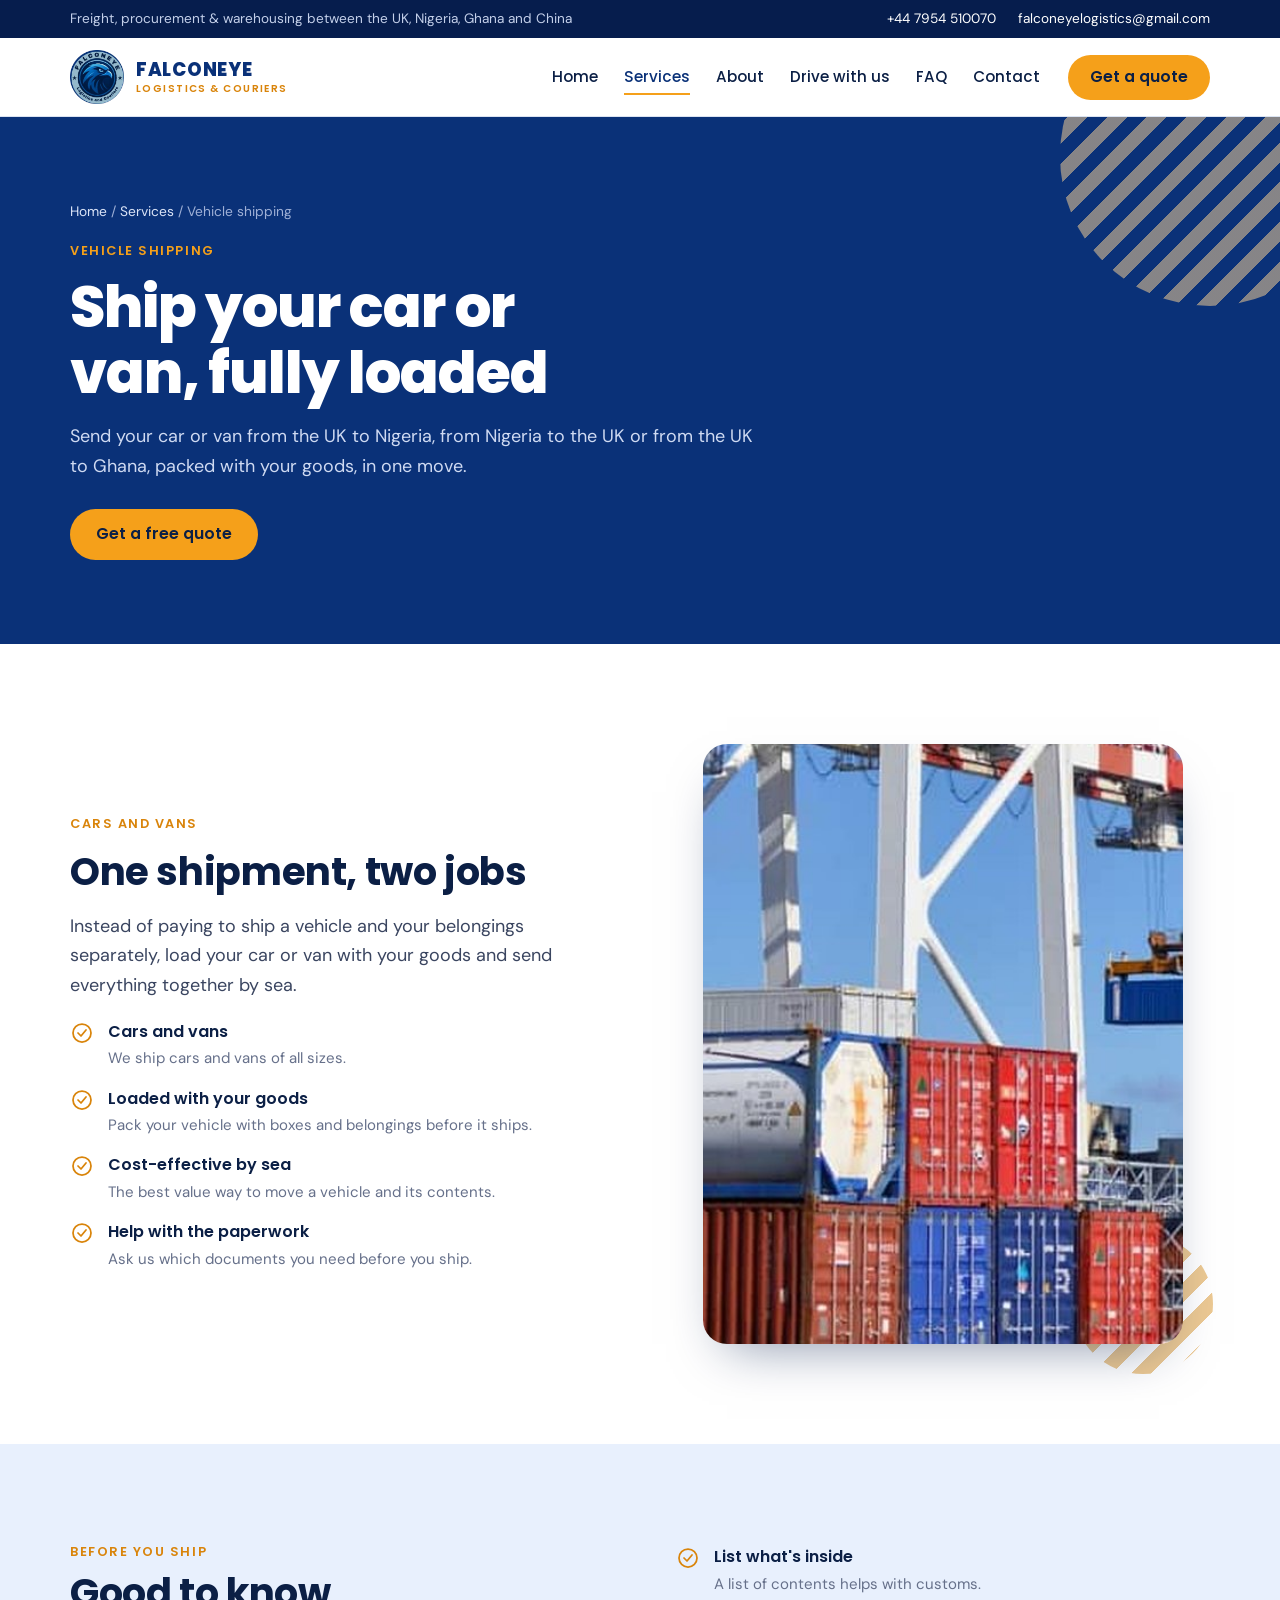
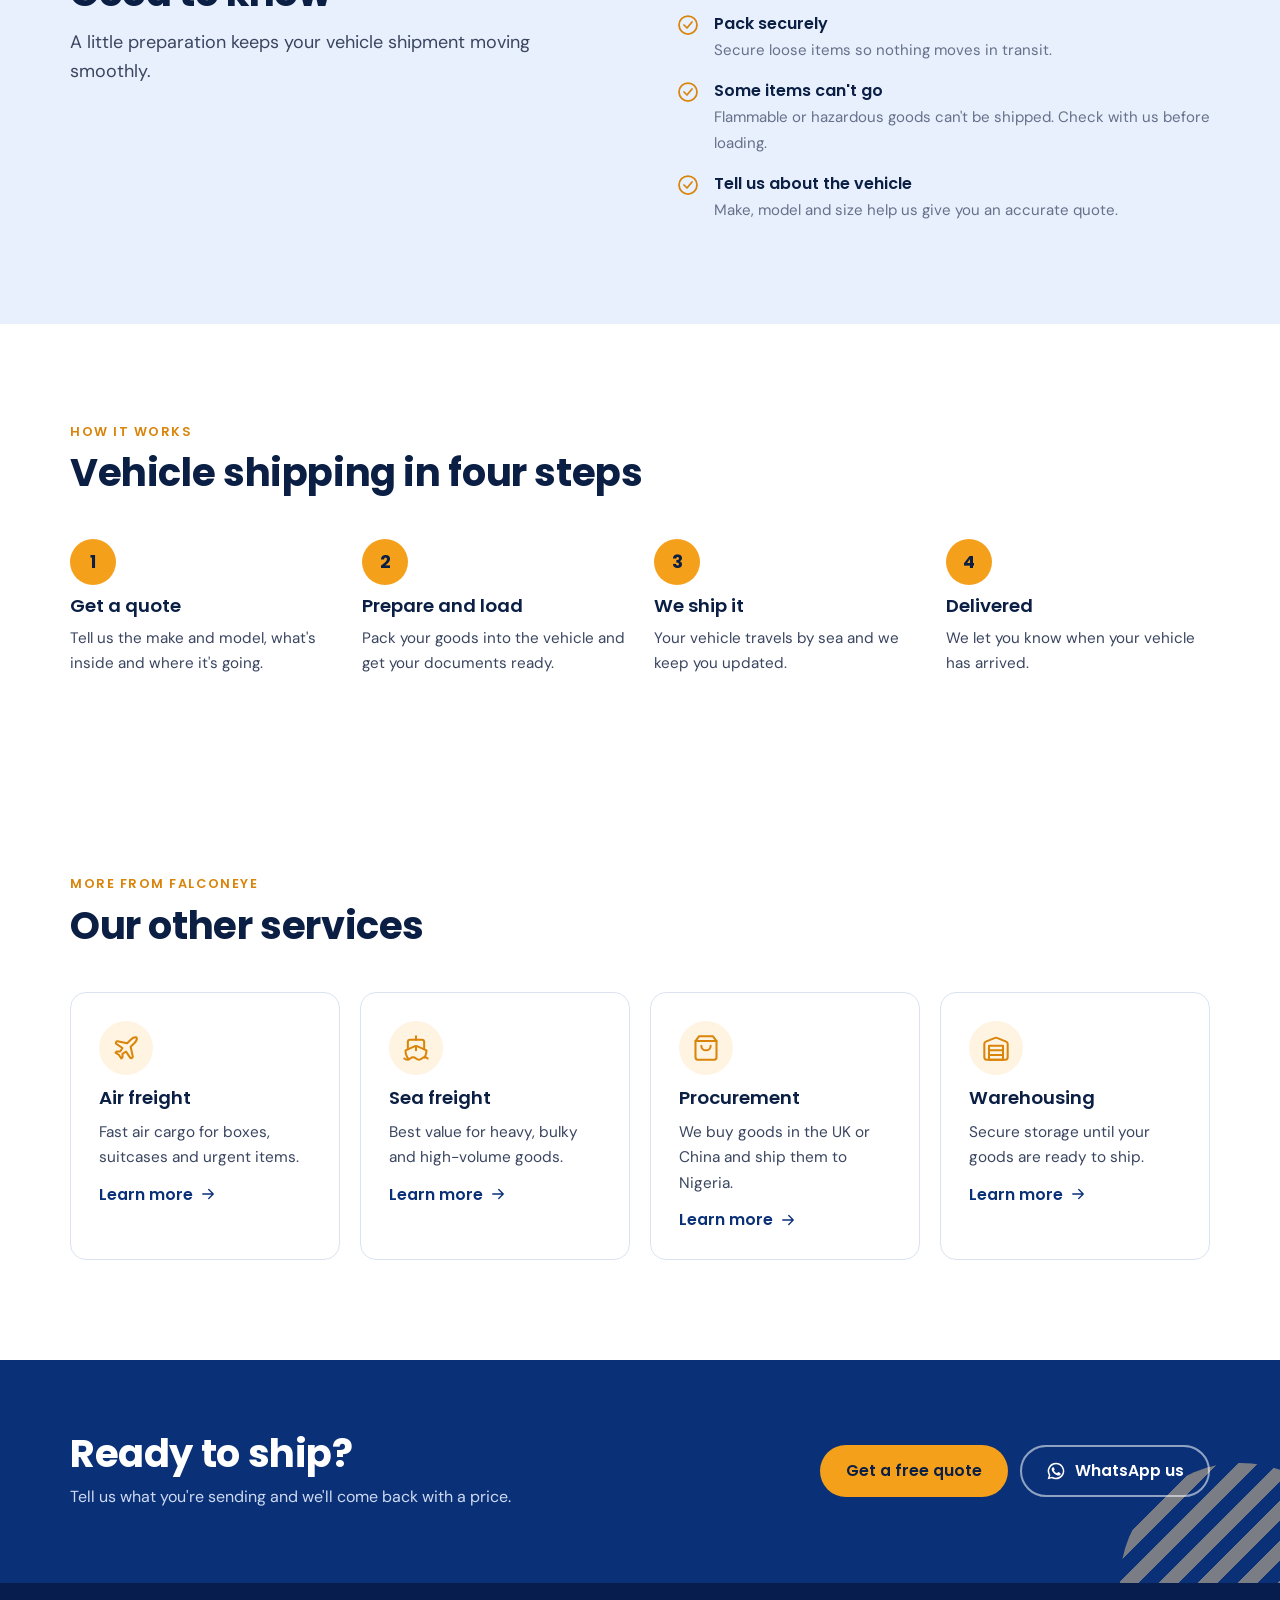
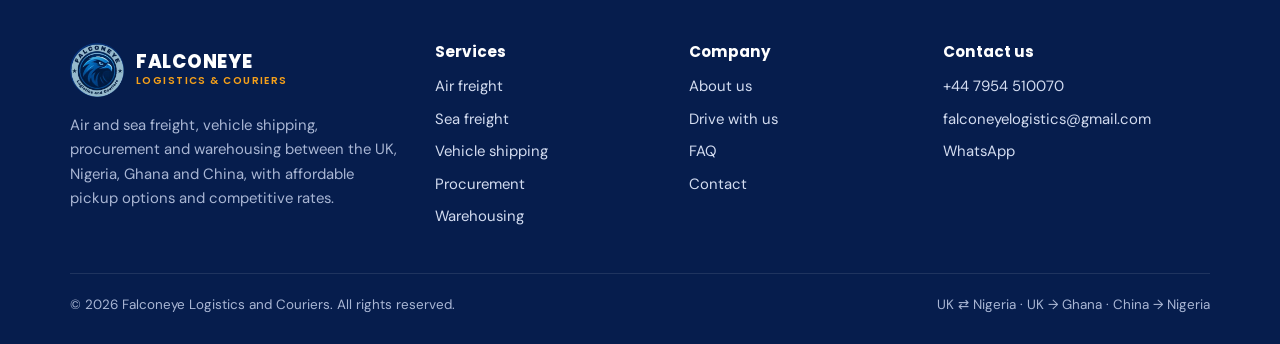
<file: vehicle-shipping.html>
<!doctype html>
<html lang="en-GB">
<head>
<meta charset="utf-8">
<meta name="viewport" content="width=device-width,initial-scale=1,viewport-fit=cover">
<title>Vehicle shipping | Falconeye Logistics and Couriers</title>
<meta name="description" content="Ship your car or van between the UK and West Africa, fully loaded with your goods, in one move.">
<meta name="theme-color" content="#0a3178">
<link rel="icon" href="img/logo.png">
<link rel="preconnect" href="https://fonts.googleapis.com">
<link rel="preconnect" href="https://fonts.gstatic.com" crossorigin>
<link rel="stylesheet" href="https://fonts.googleapis.com/css2?family=Poppins:wght@500;600;700;800&family=DM+Sans:opsz,wght@9..40,400;9..40,500;9..40,600&display=swap">
<link rel="stylesheet" href="styles.css">
</head>
<body>
<div class="topbar"><div class="wrap">
  <span class="tag">Freight, procurement &amp; warehousing between the UK, Nigeria, Ghana and China</span>
  <span class="links"><a href="tel:+447954510070">+44 7954 510070</a><a href="mailto:falconeyelogistics@gmail.com">falconeyelogistics@gmail.com</a></span>
</div></div>
<header class="site-header"><div class="wrap nav">
  <a class="logo" href="index.html" aria-label="Falconeye Logistics and Couriers home"><img src="img/logo.png" alt="" width="54" height="54"><span class="logo-text"><b>FALCONEYE</b><small>Logistics &amp; Couriers</small></span></a>
  <ul class="nav-links" id="nav-links"><li><a href="index.html">Home</a></li><li><a href="services.html" aria-current="page">Services</a></li><li><a href="about.html">About</a></li><li><a href="drive-with-us.html">Drive with us</a></li><li><a href="faq.html">FAQ</a></li><li><a href="contact.html">Contact</a></li><li class="mobile-cta"><a class="btn btn-primary" href="contact.html#quote">Get a quote</a></li></ul>
  <a class="btn btn-primary" href="contact.html#quote">Get a quote</a>
  <button class="menu-btn" type="button" aria-expanded="false" aria-controls="nav-links" aria-label="Open menu"><svg width="24" height="24" viewBox="0 0 24 24" fill="none" stroke="currentColor" stroke-width="1.75" stroke-linecap="round" stroke-linejoin="round" aria-hidden="true"><path d="M4 7h16M4 12h16M4 17h16"/></svg></button>
</div></header>
<main>
<section class="page-hero"><div class="wrap">
  <div class="crumbs"><a href="index.html">Home</a> / <a href="services.html">Services</a> / Vehicle shipping</div>
  <span class="kicker">Vehicle shipping</span><h1 style="margin-top:10px">Ship your car or van, fully loaded</h1><p class="lead">Send your car or van from the UK to Nigeria, from Nigeria to the UK or from the UK to Ghana, packed with your goods, in one move.</p>
  <div class="btn-row" style="margin-top:28px"><a class="btn btn-primary" href="contact.html#quote">Get a free quote</a></div>
</div></section>
<section class="section"><div class="wrap split">
  <div style="display:grid;gap:18px">
    <span class="kicker">Cars and vans</span><h2>One shipment, two jobs</h2>
    <p class="lead">Instead of paying to ship a vehicle and your belongings separately, load your car or van with your goods and send everything together by sea.</p>
    <ul class="checks"><li><svg width="24" height="24" viewBox="0 0 24 24" fill="none" stroke="currentColor" stroke-width="1.75" stroke-linecap="round" stroke-linejoin="round" aria-hidden="true"><circle cx="12" cy="12" r="9"/><path d="m8 12 3 3 5-6"/></svg><div><b>Cars and vans</b><span>We ship cars and vans of all sizes.</span></div></li><li><svg width="24" height="24" viewBox="0 0 24 24" fill="none" stroke="currentColor" stroke-width="1.75" stroke-linecap="round" stroke-linejoin="round" aria-hidden="true"><circle cx="12" cy="12" r="9"/><path d="m8 12 3 3 5-6"/></svg><div><b>Loaded with your goods</b><span>Pack your vehicle with boxes and belongings before it ships.</span></div></li><li><svg width="24" height="24" viewBox="0 0 24 24" fill="none" stroke="currentColor" stroke-width="1.75" stroke-linecap="round" stroke-linejoin="round" aria-hidden="true"><circle cx="12" cy="12" r="9"/><path d="m8 12 3 3 5-6"/></svg><div><b>Cost-effective by sea</b><span>The best value way to move a vehicle and its contents.</span></div></li><li><svg width="24" height="24" viewBox="0 0 24 24" fill="none" stroke="currentColor" stroke-width="1.75" stroke-linecap="round" stroke-linejoin="round" aria-hidden="true"><circle cx="12" cy="12" r="9"/><path d="m8 12 3 3 5-6"/></svg><div><b>Help with the paperwork</b><span>Ask us which documents you need before you ship.</span></div></li></ul>
  </div>
  <div class="photo-wrap"><div class="photo-frame" style="aspect-ratio:4/5"><img src="img/port.jpg" alt="Containers being loaded at a port" width="420" height="525" loading="lazy"></div><div class="stripes-dot stripes" aria-hidden="true"></div></div>
</div></section>
<section class="section sky"><div class="wrap split" style="align-items:start">
  <div class="section-head" style="margin:0"><span class="kicker">Before you ship</span><h2>Good to know</h2><p class="lead">A little preparation keeps your vehicle shipment moving smoothly.</p></div>
  <ul class="checks"><li><svg width="24" height="24" viewBox="0 0 24 24" fill="none" stroke="currentColor" stroke-width="1.75" stroke-linecap="round" stroke-linejoin="round" aria-hidden="true"><circle cx="12" cy="12" r="9"/><path d="m8 12 3 3 5-6"/></svg><div><b>List what's inside</b><span>A list of contents helps with customs.</span></div></li><li><svg width="24" height="24" viewBox="0 0 24 24" fill="none" stroke="currentColor" stroke-width="1.75" stroke-linecap="round" stroke-linejoin="round" aria-hidden="true"><circle cx="12" cy="12" r="9"/><path d="m8 12 3 3 5-6"/></svg><div><b>Pack securely</b><span>Secure loose items so nothing moves in transit.</span></div></li><li><svg width="24" height="24" viewBox="0 0 24 24" fill="none" stroke="currentColor" stroke-width="1.75" stroke-linecap="round" stroke-linejoin="round" aria-hidden="true"><circle cx="12" cy="12" r="9"/><path d="m8 12 3 3 5-6"/></svg><div><b>Some items can't go</b><span>Flammable or hazardous goods can't be shipped. Check with us before loading.</span></div></li><li><svg width="24" height="24" viewBox="0 0 24 24" fill="none" stroke="currentColor" stroke-width="1.75" stroke-linecap="round" stroke-linejoin="round" aria-hidden="true"><circle cx="12" cy="12" r="9"/><path d="m8 12 3 3 5-6"/></svg><div><b>Tell us about the vehicle</b><span>Make, model and size help us give you an accurate quote.</span></div></li></ul>
</div></section>
<section class="section"><div class="wrap">
  <div class="section-head"><span class="kicker">How it works</span><h2>Vehicle shipping in four steps</h2></div>
  <ol class="steps"><li><h3>Get a quote</h3><p>Tell us the make and model, what's inside and where it's going.</p></li><li><h3>Prepare and load</h3><p>Pack your goods into the vehicle and get your documents ready.</p></li><li><h3>We ship it</h3><p>Your vehicle travels by sea and we keep you updated.</p></li><li><h3>Delivered</h3><p>We let you know when your vehicle has arrived.</p></li></ol>
</div></section>
<section class="section"><div class="wrap">
  <div class="section-head"><span class="kicker">More from Falconeye</span><h2>Our other services</h2></div>
  <div class="grid-4"><article class="card"><div class="icon"><svg width="24" height="24" viewBox="0 0 24 24" fill="none" stroke="currentColor" stroke-width="1.75" stroke-linecap="round" stroke-linejoin="round" aria-hidden="true"><path d="M17.8 19.2 16 11l3.5-3.5C21 6 21.5 4 21 3c-1-.5-3 0-4.5 1.5L13 8 4.8 6.2c-.5-.1-.9.1-1.1.5l-.3.5c-.2.5-.1 1 .3 1.3L9 12l-2 3H4l-1 1 3 2 2 3 1-1v-3l3-2 3.5 5.3c.3.4.8.5 1.3.3l.5-.2c.4-.3.6-.7.5-1.2z"/></svg></div><h3>Air freight</h3><p>Fast air cargo for boxes, suitcases and urgent items.</p><a class="link-arrow" href="air-freight.html">Learn more <svg width="18" height="18" viewBox="0 0 24 24" fill="none" stroke="currentColor" stroke-width="1.75" stroke-linecap="round" stroke-linejoin="round" aria-hidden="true"><path d="M5 12h14M13 6l6 6-6 6"/></svg></a></article><article class="card"><div class="icon"><svg width="24" height="24" viewBox="0 0 24 24" fill="none" stroke="currentColor" stroke-width="1.75" stroke-linecap="round" stroke-linejoin="round" aria-hidden="true"><path d="M12 10.2V14M12 2v3"/><path d="M19 13V7a2 2 0 0 0-2-2H7a2 2 0 0 0-2 2v6"/><path d="M19.4 20A11.6 11.6 0 0 0 21 14l-8.2-3.6a2 2 0 0 0-1.6 0L3 14a11.6 11.6 0 0 0 2.8 7.8"/><path d="M2 21c.6.5 1.2 1 2.5 1 2.5 0 2.5-2 5-2 1.3 0 1.9.5 2.5 1s1.2 1 2.5 1c2.5 0 2.5-2 5-2 1.3 0 1.9.5 2.5 1"/></svg></div><h3>Sea freight</h3><p>Best value for heavy, bulky and high-volume goods.</p><a class="link-arrow" href="sea-freight.html">Learn more <svg width="18" height="18" viewBox="0 0 24 24" fill="none" stroke="currentColor" stroke-width="1.75" stroke-linecap="round" stroke-linejoin="round" aria-hidden="true"><path d="M5 12h14M13 6l6 6-6 6"/></svg></a></article><article class="card"><div class="icon"><svg width="24" height="24" viewBox="0 0 24 24" fill="none" stroke="currentColor" stroke-width="1.75" stroke-linecap="round" stroke-linejoin="round" aria-hidden="true"><path d="M6 2 3 6v14a2 2 0 0 0 2 2h14a2 2 0 0 0 2-2V6l-3-4z"/><path d="M3 6h18"/><path d="M16 10a4 4 0 0 1-8 0"/></svg></div><h3>Procurement</h3><p>We buy goods in the UK or China and ship them to Nigeria.</p><a class="link-arrow" href="procurement.html">Learn more <svg width="18" height="18" viewBox="0 0 24 24" fill="none" stroke="currentColor" stroke-width="1.75" stroke-linecap="round" stroke-linejoin="round" aria-hidden="true"><path d="M5 12h14M13 6l6 6-6 6"/></svg></a></article><article class="card"><div class="icon"><svg width="24" height="24" viewBox="0 0 24 24" fill="none" stroke="currentColor" stroke-width="1.75" stroke-linecap="round" stroke-linejoin="round" aria-hidden="true"><path d="M22 8.35V20a2 2 0 0 1-2 2H4a2 2 0 0 1-2-2V8.35A2 2 0 0 1 3.26 6.5l8-3.2a2 2 0 0 1 1.48 0l8 3.2A2 2 0 0 1 22 8.35Z"/><path d="M6 18h12M6 14h12"/><rect width="12" height="12" x="6" y="10"/></svg></div><h3>Warehousing</h3><p>Secure storage until your goods are ready to ship.</p><a class="link-arrow" href="warehousing.html">Learn more <svg width="18" height="18" viewBox="0 0 24 24" fill="none" stroke="currentColor" stroke-width="1.75" stroke-linecap="round" stroke-linejoin="round" aria-hidden="true"><path d="M5 12h14M13 6l6 6-6 6"/></svg></a></article></div>
</div></section>
</main>
<section class="cta-band on-dark"><div class="wrap">
  <div><h2>Ready to ship?</h2><p>Tell us what you're sending and we'll come back with a price.</p></div>
  <div class="btn-row"><a class="btn btn-primary" href="contact.html#quote">Get a free quote</a><a class="btn btn-outline" href="https://wa.me/447954510070" target="_blank" rel="noopener"><svg width="20" height="20" viewBox="0 0 24 24" aria-hidden="true"><path fill="currentColor" d="M12 2a10 10 0 0 0-8.6 15.1L2 22l5-1.3A10 10 0 1 0 12 2zm0 18.2a8.2 8.2 0 0 1-4.2-1.2l-.3-.2-3 .8.8-2.9-.2-.3A8.2 8.2 0 1 1 12 20.2zm4.5-6.1c-.2-.1-1.5-.7-1.7-.8s-.4-.1-.6.1-.7.8-.8 1-.3.2-.5.1a6.7 6.7 0 0 1-3.3-2.9c-.3-.4.2-.4.7-1.4.1-.2 0-.3 0-.4l-.8-1.8c-.2-.5-.4-.4-.6-.4h-.5a1 1 0 0 0-.7.3 3 3 0 0 0-.9 2.2 5.2 5.2 0 0 0 1.1 2.7 11.9 11.9 0 0 0 4.6 4c1.7.7 2.3.8 3.2.6a2.7 2.7 0 0 0 1.8-1.2 2.2 2.2 0 0 0 .1-1.3c0-.1-.2-.2-.4-.3z"/></svg>WhatsApp us</a></div>
</div></section>
<footer class="site-footer"><div class="wrap">
  <div class="footer-grid">
    <div style="display:grid;gap:16px;align-content:start"><a class="logo" href="index.html" aria-label="Falconeye Logistics and Couriers home"><img src="img/logo.png" alt="" width="54" height="54"><span class="logo-text"><b>FALCONEYE</b><small>Logistics &amp; Couriers</small></span></a><p>Air and sea freight, vehicle shipping, procurement and warehousing between the UK, Nigeria, Ghana and China, with affordable pickup options and competitive rates.</p></div>
    <div><h4>Services</h4><ul><li><a href="air-freight.html">Air freight</a></li><li><a href="sea-freight.html">Sea freight</a></li><li><a href="vehicle-shipping.html">Vehicle shipping</a></li><li><a href="procurement.html">Procurement</a></li><li><a href="warehousing.html">Warehousing</a></li></ul></div>
    <div><h4>Company</h4><ul><li><a href="about.html">About us</a></li><li><a href="drive-with-us.html">Drive with us</a></li><li><a href="faq.html">FAQ</a></li><li><a href="contact.html">Contact</a></li></ul></div>
    <div><h4>Contact us</h4><ul><li><a href="tel:+447954510070">+44 7954 510070</a></li><li><a href="mailto:falconeyelogistics@gmail.com">falconeyelogistics@gmail.com</a></li><li><a href="https://wa.me/447954510070" target="_blank" rel="noopener">WhatsApp</a></li></ul></div>
  </div>
  <div class="footer-base"><span>© <span id="year">2026</span> Falconeye Logistics and Couriers. All rights reserved.</span><span>UK ⇄ Nigeria · UK → Ghana · China → Nigeria</span></div>
</div></footer>
<script src="main.js"></script>
</body>
</html>
</file>
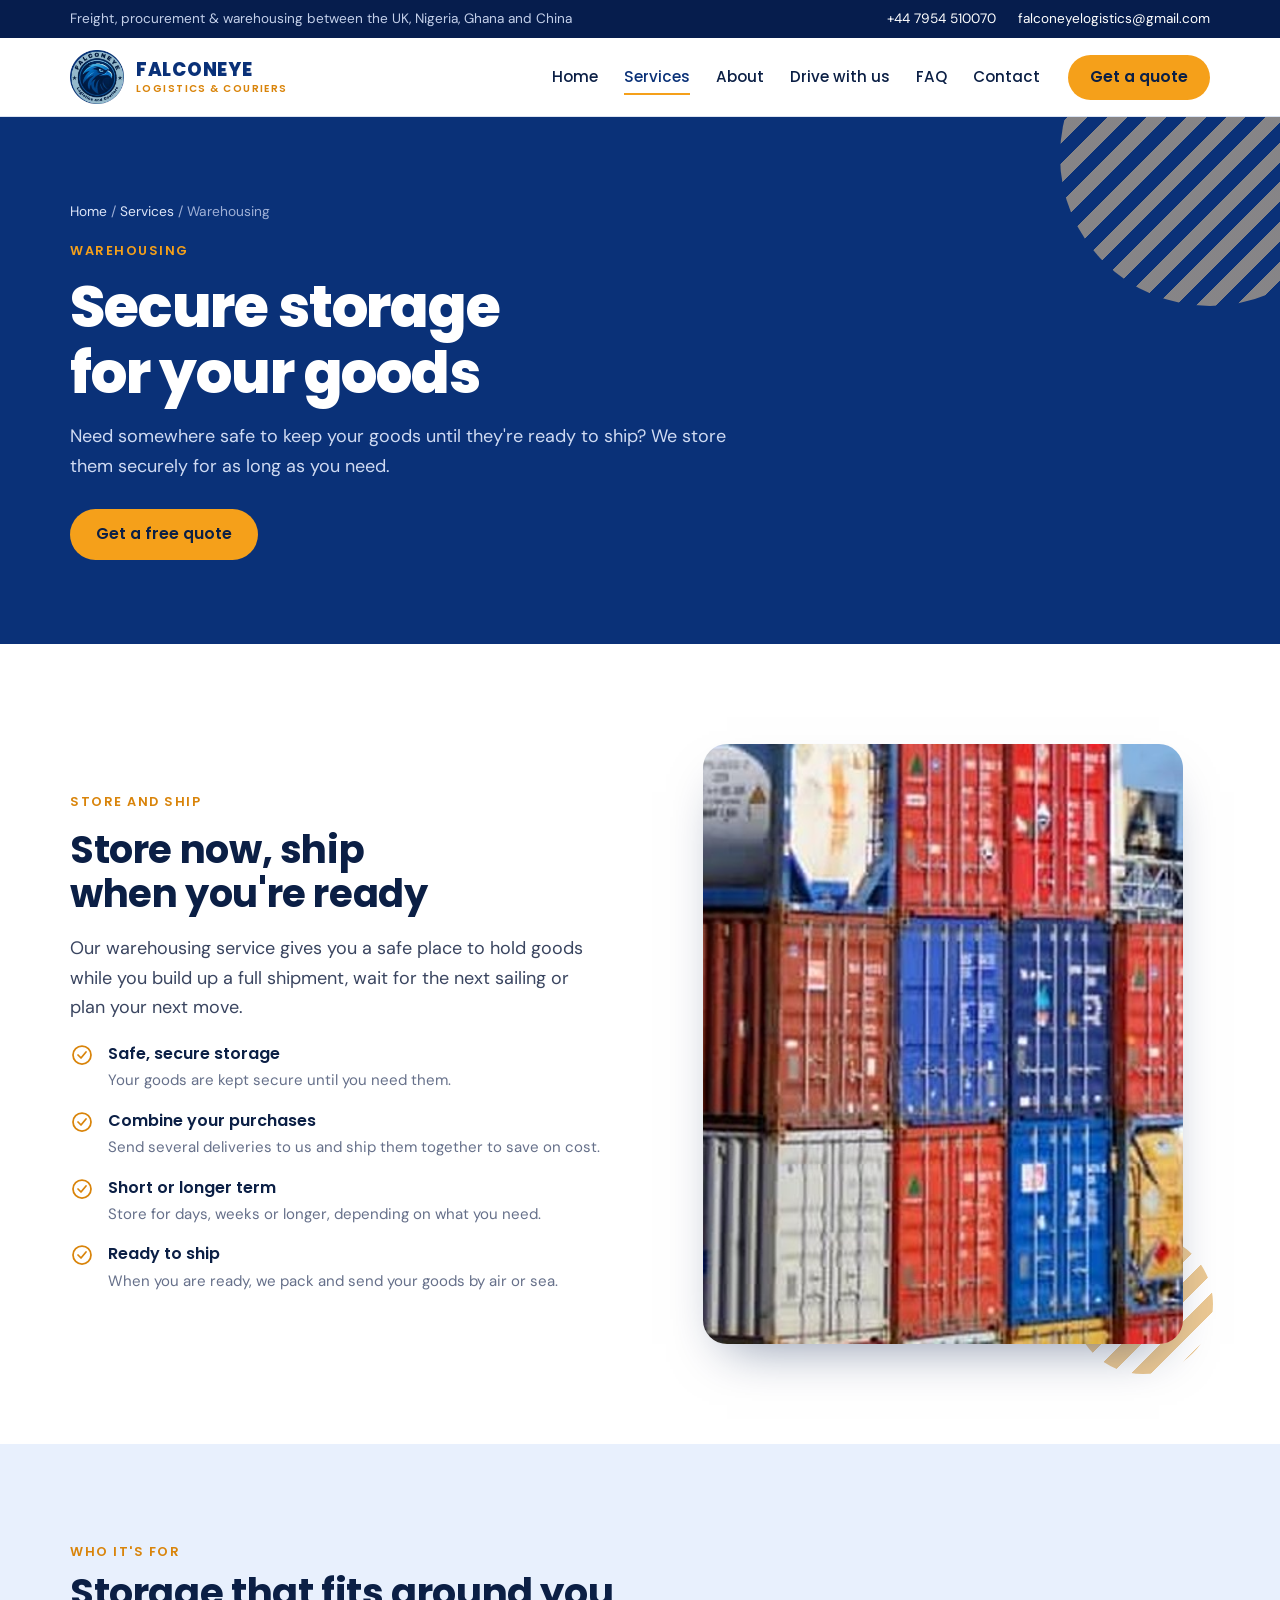
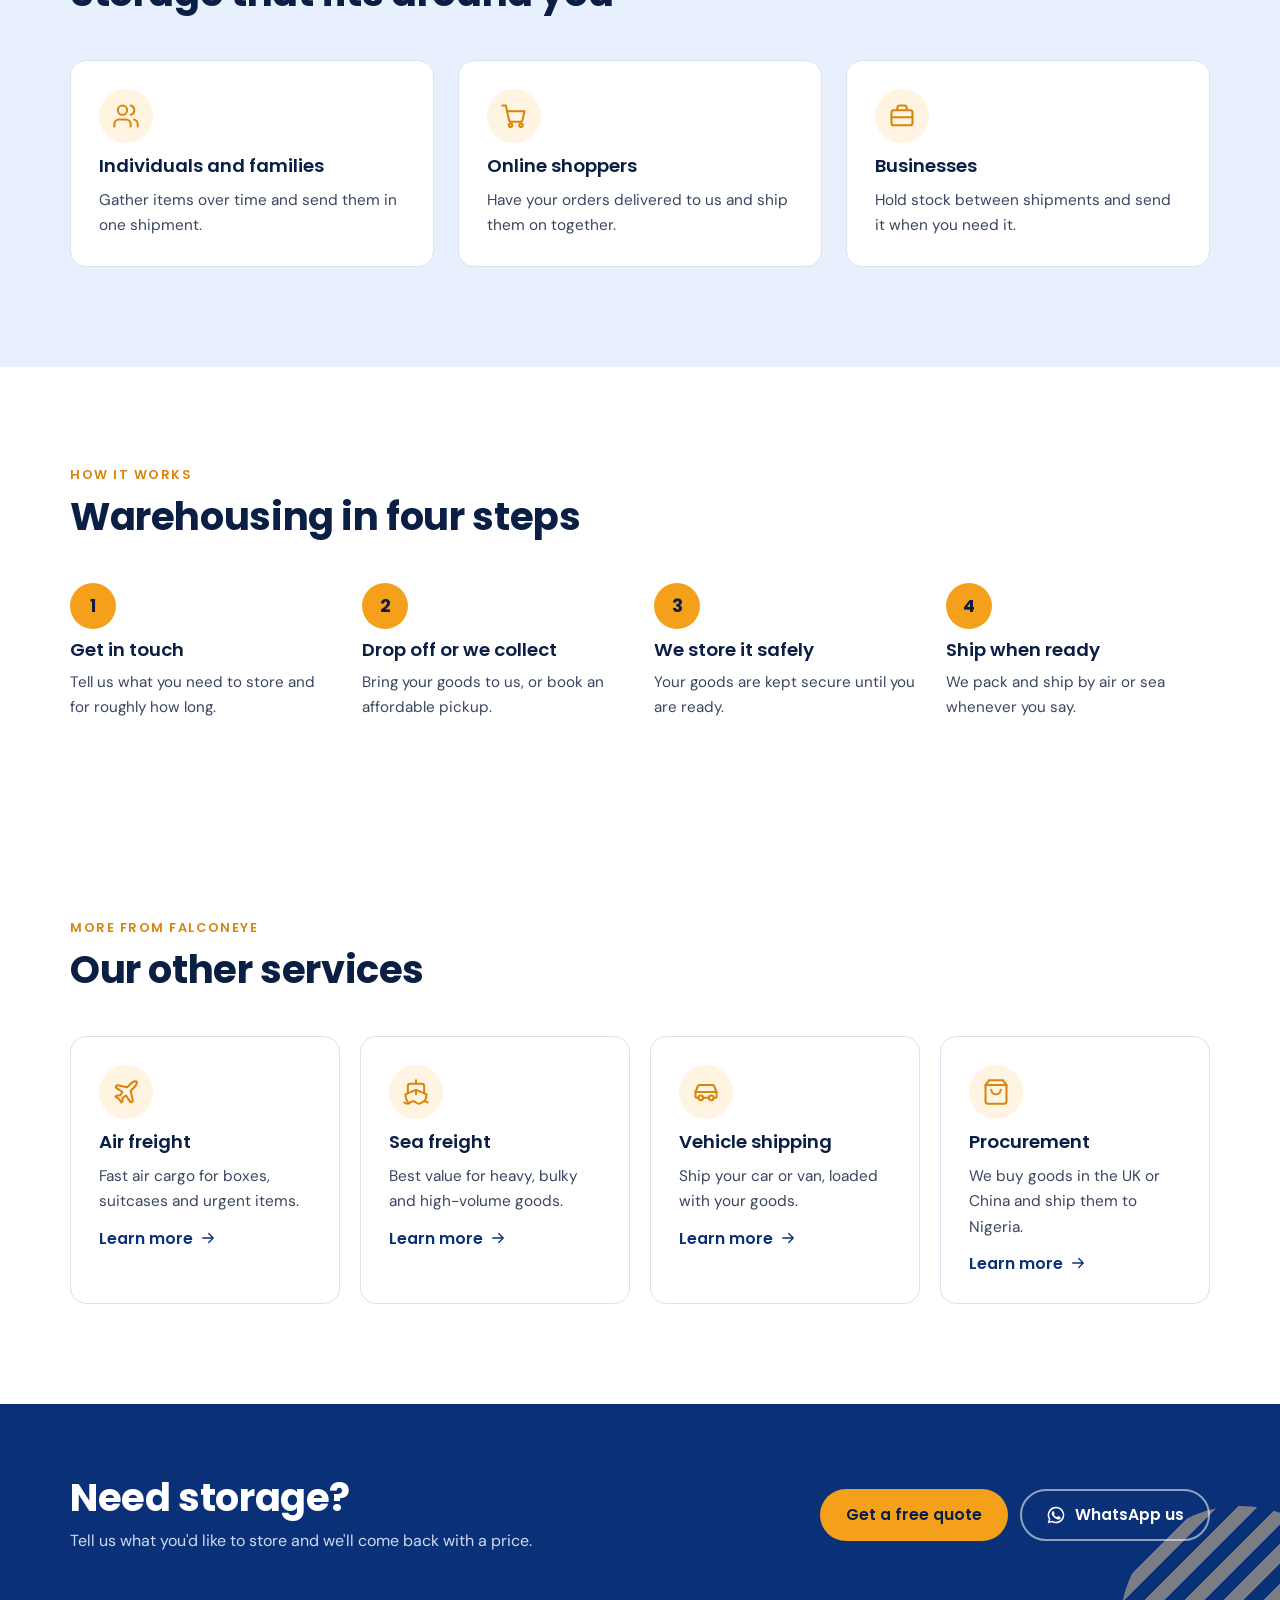
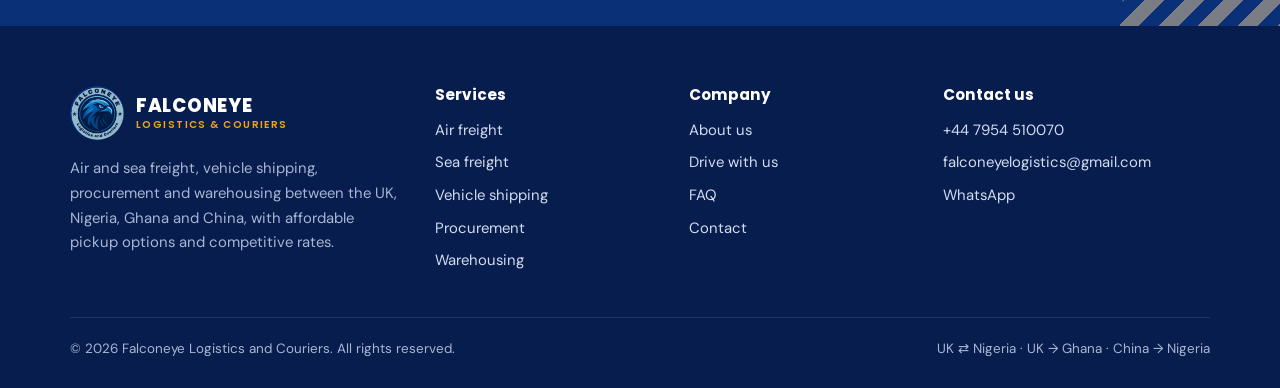
<file: warehousing.html>
<!doctype html>
<html lang="en-GB">
<head>
<meta charset="utf-8">
<meta name="viewport" content="width=device-width,initial-scale=1,viewport-fit=cover">
<title>Warehousing | Falconeye Logistics and Couriers</title>
<meta name="description" content="Secure warehousing and storage for goods shipping between the UK, Nigeria, Ghana and China.">
<meta name="theme-color" content="#0a3178">
<link rel="icon" href="img/logo.png">
<link rel="preconnect" href="https://fonts.googleapis.com">
<link rel="preconnect" href="https://fonts.gstatic.com" crossorigin>
<link rel="stylesheet" href="https://fonts.googleapis.com/css2?family=Poppins:wght@500;600;700;800&family=DM+Sans:opsz,wght@9..40,400;9..40,500;9..40,600&display=swap">
<link rel="stylesheet" href="styles.css">
</head>
<body>
<div class="topbar"><div class="wrap">
  <span class="tag">Freight, procurement &amp; warehousing between the UK, Nigeria, Ghana and China</span>
  <span class="links"><a href="tel:+447954510070">+44 7954 510070</a><a href="mailto:falconeyelogistics@gmail.com">falconeyelogistics@gmail.com</a></span>
</div></div>
<header class="site-header"><div class="wrap nav">
  <a class="logo" href="index.html" aria-label="Falconeye Logistics and Couriers home"><img src="img/logo.png" alt="" width="54" height="54"><span class="logo-text"><b>FALCONEYE</b><small>Logistics &amp; Couriers</small></span></a>
  <ul class="nav-links" id="nav-links"><li><a href="index.html">Home</a></li><li><a href="services.html" aria-current="page">Services</a></li><li><a href="about.html">About</a></li><li><a href="drive-with-us.html">Drive with us</a></li><li><a href="faq.html">FAQ</a></li><li><a href="contact.html">Contact</a></li><li class="mobile-cta"><a class="btn btn-primary" href="contact.html#quote">Get a quote</a></li></ul>
  <a class="btn btn-primary" href="contact.html#quote">Get a quote</a>
  <button class="menu-btn" type="button" aria-expanded="false" aria-controls="nav-links" aria-label="Open menu"><svg width="24" height="24" viewBox="0 0 24 24" fill="none" stroke="currentColor" stroke-width="1.75" stroke-linecap="round" stroke-linejoin="round" aria-hidden="true"><path d="M4 7h16M4 12h16M4 17h16"/></svg></button>
</div></header>
<main>
<section class="page-hero"><div class="wrap">
  <div class="crumbs"><a href="index.html">Home</a> / <a href="services.html">Services</a> / Warehousing</div>
  <span class="kicker">Warehousing</span><h1 style="margin-top:10px">Secure storage for your goods</h1><p class="lead">Need somewhere safe to keep your goods until they're ready to ship? We store them securely for as long as you need.</p>
  <div class="btn-row" style="margin-top:28px"><a class="btn btn-primary" href="contact.html#quote">Get a free quote</a></div>
</div></section>
<section class="section"><div class="wrap split">
  <div style="display:grid;gap:18px">
    <span class="kicker">Store and ship</span><h2>Store now, ship when you're ready</h2>
    <p class="lead">Our warehousing service gives you a safe place to hold goods while you build up a full shipment, wait for the next sailing or plan your next move.</p>
    <ul class="checks"><li><svg width="24" height="24" viewBox="0 0 24 24" fill="none" stroke="currentColor" stroke-width="1.75" stroke-linecap="round" stroke-linejoin="round" aria-hidden="true"><circle cx="12" cy="12" r="9"/><path d="m8 12 3 3 5-6"/></svg><div><b>Safe, secure storage</b><span>Your goods are kept secure until you need them.</span></div></li><li><svg width="24" height="24" viewBox="0 0 24 24" fill="none" stroke="currentColor" stroke-width="1.75" stroke-linecap="round" stroke-linejoin="round" aria-hidden="true"><circle cx="12" cy="12" r="9"/><path d="m8 12 3 3 5-6"/></svg><div><b>Combine your purchases</b><span>Send several deliveries to us and ship them together to save on cost.</span></div></li><li><svg width="24" height="24" viewBox="0 0 24 24" fill="none" stroke="currentColor" stroke-width="1.75" stroke-linecap="round" stroke-linejoin="round" aria-hidden="true"><circle cx="12" cy="12" r="9"/><path d="m8 12 3 3 5-6"/></svg><div><b>Short or longer term</b><span>Store for days, weeks or longer, depending on what you need.</span></div></li><li><svg width="24" height="24" viewBox="0 0 24 24" fill="none" stroke="currentColor" stroke-width="1.75" stroke-linecap="round" stroke-linejoin="round" aria-hidden="true"><circle cx="12" cy="12" r="9"/><path d="m8 12 3 3 5-6"/></svg><div><b>Ready to ship</b><span>When you are ready, we pack and send your goods by air or sea.</span></div></li></ul>
  </div>
  <div class="photo-wrap"><div class="photo-frame" style="aspect-ratio:4/5"><img src="img/containers.jpg" alt="Stacked shipping containers" width="420" height="525" loading="lazy"></div><div class="stripes-dot stripes" aria-hidden="true"></div></div>
</div></section>
<section class="section sky"><div class="wrap">
  <div class="section-head"><span class="kicker">Who it's for</span><h2>Storage that fits around you</h2></div>
  <div class="grid-3"><article class="card"><div class="icon"><svg width="24" height="24" viewBox="0 0 24 24" fill="none" stroke="currentColor" stroke-width="1.75" stroke-linecap="round" stroke-linejoin="round" aria-hidden="true"><path d="M16 21v-2a4 4 0 0 0-4-4H6a4 4 0 0 0-4 4v2"/><circle cx="9" cy="7" r="4"/><path d="M22 21v-2a4 4 0 0 0-3-3.9M16 3.1a4 4 0 0 1 0 7.8"/></svg></div><h3>Individuals and families</h3><p>Gather items over time and send them in one shipment.</p></article><article class="card"><div class="icon"><svg width="24" height="24" viewBox="0 0 24 24" fill="none" stroke="currentColor" stroke-width="1.75" stroke-linecap="round" stroke-linejoin="round" aria-hidden="true"><circle cx="9" cy="20" r="1.5"/><circle cx="18" cy="20" r="1.5"/><path d="M2 3h3l2.7 12.4a2 2 0 0 0 2 1.6h7.6a2 2 0 0 0 2-1.5L21 8H6"/></svg></div><h3>Online shoppers</h3><p>Have your orders delivered to us and ship them on together.</p></article><article class="card"><div class="icon"><svg width="24" height="24" viewBox="0 0 24 24" fill="none" stroke="currentColor" stroke-width="1.75" stroke-linecap="round" stroke-linejoin="round" aria-hidden="true"><rect x="3" y="7" width="18" height="13" rx="2"/><path d="M8 7V5a2 2 0 0 1 2-2h4a2 2 0 0 1 2 2v2M3 13h18"/></svg></div><h3>Businesses</h3><p>Hold stock between shipments and send it when you need it.</p></article></div>
</div></section>
<section class="section"><div class="wrap">
  <div class="section-head"><span class="kicker">How it works</span><h2>Warehousing in four steps</h2></div>
  <ol class="steps"><li><h3>Get in touch</h3><p>Tell us what you need to store and for roughly how long.</p></li><li><h3>Drop off or we collect</h3><p>Bring your goods to us, or book an affordable pickup.</p></li><li><h3>We store it safely</h3><p>Your goods are kept secure until you are ready.</p></li><li><h3>Ship when ready</h3><p>We pack and ship by air or sea whenever you say.</p></li></ol>
</div></section>
<section class="section"><div class="wrap">
  <div class="section-head"><span class="kicker">More from Falconeye</span><h2>Our other services</h2></div>
  <div class="grid-4"><article class="card"><div class="icon"><svg width="24" height="24" viewBox="0 0 24 24" fill="none" stroke="currentColor" stroke-width="1.75" stroke-linecap="round" stroke-linejoin="round" aria-hidden="true"><path d="M17.8 19.2 16 11l3.5-3.5C21 6 21.5 4 21 3c-1-.5-3 0-4.5 1.5L13 8 4.8 6.2c-.5-.1-.9.1-1.1.5l-.3.5c-.2.5-.1 1 .3 1.3L9 12l-2 3H4l-1 1 3 2 2 3 1-1v-3l3-2 3.5 5.3c.3.4.8.5 1.3.3l.5-.2c.4-.3.6-.7.5-1.2z"/></svg></div><h3>Air freight</h3><p>Fast air cargo for boxes, suitcases and urgent items.</p><a class="link-arrow" href="air-freight.html">Learn more <svg width="18" height="18" viewBox="0 0 24 24" fill="none" stroke="currentColor" stroke-width="1.75" stroke-linecap="round" stroke-linejoin="round" aria-hidden="true"><path d="M5 12h14M13 6l6 6-6 6"/></svg></a></article><article class="card"><div class="icon"><svg width="24" height="24" viewBox="0 0 24 24" fill="none" stroke="currentColor" stroke-width="1.75" stroke-linecap="round" stroke-linejoin="round" aria-hidden="true"><path d="M12 10.2V14M12 2v3"/><path d="M19 13V7a2 2 0 0 0-2-2H7a2 2 0 0 0-2 2v6"/><path d="M19.4 20A11.6 11.6 0 0 0 21 14l-8.2-3.6a2 2 0 0 0-1.6 0L3 14a11.6 11.6 0 0 0 2.8 7.8"/><path d="M2 21c.6.5 1.2 1 2.5 1 2.5 0 2.5-2 5-2 1.3 0 1.9.5 2.5 1s1.2 1 2.5 1c2.5 0 2.5-2 5-2 1.3 0 1.9.5 2.5 1"/></svg></div><h3>Sea freight</h3><p>Best value for heavy, bulky and high-volume goods.</p><a class="link-arrow" href="sea-freight.html">Learn more <svg width="18" height="18" viewBox="0 0 24 24" fill="none" stroke="currentColor" stroke-width="1.75" stroke-linecap="round" stroke-linejoin="round" aria-hidden="true"><path d="M5 12h14M13 6l6 6-6 6"/></svg></a></article><article class="card"><div class="icon"><svg width="24" height="24" viewBox="0 0 24 24" fill="none" stroke="currentColor" stroke-width="1.75" stroke-linecap="round" stroke-linejoin="round" aria-hidden="true"><path d="M5 17H4a1 1 0 0 1-1-1v-4l2-5a1.5 1.5 0 0 1 1.4-1h11.2a1.5 1.5 0 0 1 1.4 1l2 5v4a1 1 0 0 1-1 1h-1"/><path d="M9.5 17h5"/><path d="M3 12h18"/><circle cx="7.5" cy="17" r="2"/><circle cx="16.5" cy="17" r="2"/></svg></div><h3>Vehicle shipping</h3><p>Ship your car or van, loaded with your goods.</p><a class="link-arrow" href="vehicle-shipping.html">Learn more <svg width="18" height="18" viewBox="0 0 24 24" fill="none" stroke="currentColor" stroke-width="1.75" stroke-linecap="round" stroke-linejoin="round" aria-hidden="true"><path d="M5 12h14M13 6l6 6-6 6"/></svg></a></article><article class="card"><div class="icon"><svg width="24" height="24" viewBox="0 0 24 24" fill="none" stroke="currentColor" stroke-width="1.75" stroke-linecap="round" stroke-linejoin="round" aria-hidden="true"><path d="M6 2 3 6v14a2 2 0 0 0 2 2h14a2 2 0 0 0 2-2V6l-3-4z"/><path d="M3 6h18"/><path d="M16 10a4 4 0 0 1-8 0"/></svg></div><h3>Procurement</h3><p>We buy goods in the UK or China and ship them to Nigeria.</p><a class="link-arrow" href="procurement.html">Learn more <svg width="18" height="18" viewBox="0 0 24 24" fill="none" stroke="currentColor" stroke-width="1.75" stroke-linecap="round" stroke-linejoin="round" aria-hidden="true"><path d="M5 12h14M13 6l6 6-6 6"/></svg></a></article></div>
</div></section>
</main>
<section class="cta-band on-dark"><div class="wrap">
  <div><h2>Need storage?</h2><p>Tell us what you'd like to store and we'll come back with a price.</p></div>
  <div class="btn-row"><a class="btn btn-primary" href="contact.html#quote">Get a free quote</a><a class="btn btn-outline" href="https://wa.me/447954510070" target="_blank" rel="noopener"><svg width="20" height="20" viewBox="0 0 24 24" aria-hidden="true"><path fill="currentColor" d="M12 2a10 10 0 0 0-8.6 15.1L2 22l5-1.3A10 10 0 1 0 12 2zm0 18.2a8.2 8.2 0 0 1-4.2-1.2l-.3-.2-3 .8.8-2.9-.2-.3A8.2 8.2 0 1 1 12 20.2zm4.5-6.1c-.2-.1-1.5-.7-1.7-.8s-.4-.1-.6.1-.7.8-.8 1-.3.2-.5.1a6.7 6.7 0 0 1-3.3-2.9c-.3-.4.2-.4.7-1.4.1-.2 0-.3 0-.4l-.8-1.8c-.2-.5-.4-.4-.6-.4h-.5a1 1 0 0 0-.7.3 3 3 0 0 0-.9 2.2 5.2 5.2 0 0 0 1.1 2.7 11.9 11.9 0 0 0 4.6 4c1.7.7 2.3.8 3.2.6a2.7 2.7 0 0 0 1.8-1.2 2.2 2.2 0 0 0 .1-1.3c0-.1-.2-.2-.4-.3z"/></svg>WhatsApp us</a></div>
</div></section>
<footer class="site-footer"><div class="wrap">
  <div class="footer-grid">
    <div style="display:grid;gap:16px;align-content:start"><a class="logo" href="index.html" aria-label="Falconeye Logistics and Couriers home"><img src="img/logo.png" alt="" width="54" height="54"><span class="logo-text"><b>FALCONEYE</b><small>Logistics &amp; Couriers</small></span></a><p>Air and sea freight, vehicle shipping, procurement and warehousing between the UK, Nigeria, Ghana and China, with affordable pickup options and competitive rates.</p></div>
    <div><h4>Services</h4><ul><li><a href="air-freight.html">Air freight</a></li><li><a href="sea-freight.html">Sea freight</a></li><li><a href="vehicle-shipping.html">Vehicle shipping</a></li><li><a href="procurement.html">Procurement</a></li><li><a href="warehousing.html">Warehousing</a></li></ul></div>
    <div><h4>Company</h4><ul><li><a href="about.html">About us</a></li><li><a href="drive-with-us.html">Drive with us</a></li><li><a href="faq.html">FAQ</a></li><li><a href="contact.html">Contact</a></li></ul></div>
    <div><h4>Contact us</h4><ul><li><a href="tel:+447954510070">+44 7954 510070</a></li><li><a href="mailto:falconeyelogistics@gmail.com">falconeyelogistics@gmail.com</a></li><li><a href="https://wa.me/447954510070" target="_blank" rel="noopener">WhatsApp</a></li></ul></div>
  </div>
  <div class="footer-base"><span>© <span id="year">2026</span> Falconeye Logistics and Couriers. All rights reserved.</span><span>UK ⇄ Nigeria · UK → Ghana · China → Nigeria</span></div>
</div></footer>
<script src="main.js"></script>
</body>
</html>
</file>
<file: styles.css>
/* Falconeye Logistics and Couriers
   Brand taken from the company flyer: royal navy, warm orange, pale sky-blue ground,
   diagonal sand stripes as the signature graphic. */
:root{
  --navy:#0a3178; --navy-deep:#061d4d; --navy-ink:#0b1f45;
  --orange:#f5a01a; --orange-dark:#d9840a; --orange-soft:#fff4e2;
  --sky:#e8f0fd; --sand:#ecc993;
  --text:#3a4560; --muted:#66708a; --line:#dbe3f1; --white:#ffffff;
  --head:"Poppins","Segoe UI",system-ui,-apple-system,Arial,sans-serif;
  --body:"DM Sans",system-ui,-apple-system,"Segoe UI",Roboto,Arial,sans-serif;
  --radius:10px;
  color-scheme:light;
}
*{box-sizing:border-box}
html{scroll-behavior:smooth}
body{margin:0;background:var(--white);color:var(--text);font:16px/1.65 var(--body);-webkit-font-smoothing:antialiased}
img{max-width:100%;display:block}
svg{max-width:100%}
a{color:var(--navy)}
h1,h2,h3,h4{font-family:var(--head);color:var(--navy-ink);margin:0;line-height:1.15;font-weight:700;text-wrap:balance}
h1{font-size:clamp(2.2rem,4.8vw,3.6rem);font-weight:800;letter-spacing:-.02em}
h2{font-size:clamp(1.7rem,3.2vw,2.4rem);letter-spacing:-.01em}
h3{font-size:1.15rem;font-weight:600}
p{margin:0}
.wrap{max-width:1180px;margin:0 auto;padding-left:max(20px,env(safe-area-inset-left,0px));padding-right:max(20px,env(safe-area-inset-right,0px))}
.section{padding-block:clamp(60px,8vw,100px);overflow-x:clip}
.section.sky{background:var(--sky)}
.kicker{display:inline-block;font:600 .8rem/1.2 var(--head);letter-spacing:.12em;text-transform:uppercase;color:var(--orange-dark)}
.lead{font-size:1.125rem;max-width:58ch}
.section-head{max-width:700px;margin-bottom:44px;display:grid;gap:12px}
.hl{color:var(--orange-dark)}
:focus-visible{outline:3px solid var(--orange);outline-offset:2px}
.stripes{background:repeating-linear-gradient(135deg,var(--sand) 0 14px,transparent 14px 28px)}

/* Buttons */
.btn{display:inline-flex;align-items:center;justify-content:center;gap:9px;padding:14px 24px;border-radius:999px;font:600 .98rem/1.2 var(--head);text-decoration:none;border:2px solid transparent;cursor:pointer;transition:background .15s,border-color .15s,color .15s,transform .15s}
.btn:hover{transform:translateY(-1px)}
.btn-primary{background:var(--orange);color:var(--navy-ink)}
.btn-primary:hover{background:#ffb238}
.btn-navy{background:var(--navy);color:#fff}
.btn-navy:hover{background:var(--navy-deep)}
.btn-outline{background:transparent;color:var(--navy);border-color:var(--navy)}
.btn-outline:hover{background:var(--navy);color:#fff}
.on-dark .btn-outline{color:#fff;border-color:rgba(255,255,255,.55)}
.on-dark .btn-outline:hover{background:#fff;color:var(--navy)}
.btn-row{display:flex;flex-wrap:wrap;gap:12px}
.link-arrow{font:600 .98rem var(--head);color:var(--navy);text-decoration:none;display:inline-flex;gap:6px;align-items:center}
.link-arrow:hover{color:var(--orange-dark)}

/* Header */
.topbar{background:var(--navy-deep);color:#c4d0ea;font-size:.85rem}
.topbar .wrap{display:flex;flex-wrap:wrap;justify-content:space-between;gap:6px 24px;padding-block:8px}
.topbar .links{display:flex;gap:22px}
.topbar a{color:#fff;text-decoration:none}
.site-header{position:sticky;top:0;z-index:50;background:#fff;box-shadow:0 1px 0 var(--line)}
.nav{display:flex;align-items:center;gap:28px;height:78px}
.logo{display:flex;align-items:center;gap:12px;text-decoration:none;margin-right:auto}
.logo img{width:54px;height:54px}
.logo-text b{display:block;font:800 1.15rem/1 var(--head);color:var(--navy);letter-spacing:.04em}
.logo-text small{display:block;font:600 .64rem/1 var(--head);letter-spacing:.14em;color:var(--orange-dark);margin-top:5px;text-transform:uppercase}
.nav-links{display:flex;gap:26px;list-style:none;margin:0;padding:0}
.nav-links a{color:var(--navy-ink);text-decoration:none;font:500 .95rem var(--head);padding-block:6px;border-bottom:2px solid transparent}
.nav-links a:hover{color:var(--orange-dark)}
.nav-links a[aria-current="page"]{border-bottom-color:var(--orange);color:var(--navy)}
.nav .btn{padding:11px 20px}
.menu-btn{display:none;background:none;border:1px solid var(--line);border-radius:8px;padding:8px;cursor:pointer;color:var(--navy)}
@media (max-width:1020px){
  .menu-btn{display:inline-flex}
  .nav>.btn{display:none}
  .nav-links{display:none;position:absolute;top:100%;left:0;right:0;background:#fff;flex-direction:column;gap:0;box-shadow:0 12px 24px -12px rgba(6,29,77,.25);padding:8px max(20px,env(safe-area-inset-left,0px)) 18px}
  .nav-links.open{display:flex}
  .nav-links li a{display:block;padding:12px 0;border-bottom:1px solid var(--line)}
  .nav-links a[aria-current="page"]{color:var(--orange-dark);border-bottom-color:var(--line)}
  .nav-links .mobile-cta{padding-top:14px}
  .nav-links .mobile-cta a{display:flex;border:0;color:var(--navy-ink)}
}
@media (min-width:1021px){.nav-links .mobile-cta{display:none}}
@media (max-width:600px){.topbar .tag{display:none}.topbar .wrap{justify-content:center}}
@media (max-width:420px){.logo-text small{letter-spacing:.06em}}

/* Home hero */
.hero{position:relative;overflow:hidden;background:var(--sky);padding-block:clamp(48px,7vw,88px) clamp(56px,8vw,100px)}
.hero::before{content:"";position:absolute;width:min(760px,90vw);aspect-ratio:1;border-radius:50%;background:var(--navy);right:-18%;top:-30%;max-width:none}
.hero::after{content:"";position:absolute;width:260px;height:260px;border-radius:50%;left:-90px;bottom:-120px;background:repeating-linear-gradient(135deg,var(--sand) 0 14px,transparent 14px 28px);opacity:.8}
.hero-grid{position:relative;z-index:1;display:grid;grid-template-columns:1.1fr .9fr;gap:clamp(32px,5vw,64px);align-items:center}
.hero-grid>*{min-width:0}
.hero h1 .hl{color:var(--orange-dark)}
.hero .lead{margin-top:20px}
.hero .btn-row{margin-top:30px}
.hero-checks{list-style:none;margin:30px 0 0;padding:0;display:flex;flex-wrap:wrap;gap:10px 26px;font:500 .95rem var(--head);color:var(--navy-ink)}
.hero-checks li{display:flex;align-items:center;gap:8px}
.hero-checks svg{color:var(--orange-dark)}
.hero-visual{position:relative;justify-self:center;width:min(100%,400px)}
.hero-photo{border-radius:200px 200px 24px 24px;overflow:hidden;border:6px solid #fff;box-shadow:0 30px 60px -25px rgba(6,29,77,.55);aspect-ratio:4/5}
.hero-photo img{width:100%;height:100%;object-fit:cover}
.route-badge{position:absolute;left:-46px;top:46%;width:148px;height:148px;border-radius:50%;background:var(--navy);border:5px solid #fff;color:#fff;display:grid;place-items:center;align-content:center;gap:4px;text-align:center;font:700 1.05rem/1 var(--head);letter-spacing:.04em;box-shadow:0 16px 30px -12px rgba(6,29,77,.6)}
.route-badge svg{width:56px;height:24px}
.arc{position:absolute;right:-24px;bottom:-24px;width:120px;height:120px;border-radius:50%;border:4px solid var(--orange);border-left-color:transparent;border-top-color:transparent;transform:rotate(-20deg)}
@media (max-width:900px){
  .hero-grid{grid-template-columns:1fr}
  .hero::before{right:-55%;top:auto;bottom:-25%;width:560px}
  .hero-visual{width:min(100%,340px)}
  .route-badge{left:-20px;width:120px;height:120px;font-size:.9rem}
}

/* Page hero */
.page-hero{position:relative;overflow:hidden;background:var(--navy);color:#fff;padding-block:clamp(48px,7vw,84px)}
.page-hero::after{content:"";position:absolute;width:300px;height:300px;border-radius:50%;right:-80px;top:-110px;background:repeating-linear-gradient(135deg,var(--sand) 0 14px,transparent 14px 28px);opacity:.55}
.page-hero .wrap{position:relative;z-index:1}
.page-hero h1{color:#fff;max-width:22ch}
.page-hero .lead{color:#cfdaf2;margin-top:16px}
.page-hero .kicker{color:var(--orange)}
.crumbs{font-size:.86rem;color:#9fb0d6;margin-bottom:14px}
.crumbs a{color:#dbe4f7;text-decoration:none}

/* Route strip */
.route-strip{background:var(--navy);color:#fff}
.route-strip ul{list-style:none;margin:0 auto;padding-block:20px;display:grid;grid-template-columns:repeat(4,1fr);gap:16px}
.route-strip li{display:flex;align-items:center;gap:12px;font:600 .95rem var(--head)}
.route-strip svg{color:var(--orange);flex:none}
@media (max-width:860px){.route-strip ul{grid-template-columns:1fr 1fr}}

/* Grids & cards */
.grid-2{display:grid;grid-template-columns:repeat(2,1fr);gap:24px}
.grid-3{display:grid;grid-template-columns:repeat(3,1fr);gap:24px}
.grid-4{display:grid;grid-template-columns:repeat(4,1fr);gap:20px}
.grid-2>*,.grid-3>*,.grid-4>*{min-width:0}
@media (max-width:980px){.grid-4{grid-template-columns:repeat(2,1fr)}.grid-3{grid-template-columns:1fr 1fr}}
@media (max-width:640px){.grid-2,.grid-3,.grid-4{grid-template-columns:1fr}}
.card{background:#fff;border:1px solid var(--line);border-radius:16px;padding:28px;display:grid;gap:12px;align-content:start}
.card p{font-size:.96rem}
.icon{width:54px;height:54px;border-radius:50%;background:var(--orange-soft);color:var(--orange-dark);display:grid;place-items:center}
.icon svg{width:28px;height:28px}
.icon.navy{background:var(--navy);color:#fff}

/* Air vs Sea */
.mode{border-radius:20px;padding:clamp(28px,4vw,40px);display:grid;gap:16px;align-content:start;position:relative;overflow:hidden}
.mode.air{background:var(--navy);color:#cfdaf2}
.mode.air h3{color:#fff}
.mode.sea{background:#fff;border:1px solid var(--line)}
.mode h3{font-size:1.6rem;font-weight:700}
.mode .tagline{font:600 .9rem var(--head);color:var(--orange)}
.mode.sea .tagline{color:var(--orange-dark)}
.mode ul{list-style:none;margin:0;padding:0;display:grid;gap:10px}
.mode li{display:grid;grid-template-columns:22px 1fr;gap:10px}
.mode li svg{color:var(--orange);margin-top:3px}
.mode .big-icon{position:absolute;right:24px;top:24px;width:64px;height:64px;opacity:.9}

/* Split + photo */
.split{display:grid;grid-template-columns:1fr 1fr;gap:clamp(32px,6vw,72px);align-items:center}
.split>*{min-width:0}
@media (max-width:900px){.split{grid-template-columns:1fr}}
.photo-frame{position:relative;border-radius:24px;overflow:hidden;aspect-ratio:1;max-width:480px;box-shadow:0 24px 50px -24px rgba(6,29,77,.5)}
.photo-frame img{width:100%;height:100%;object-fit:cover}
.photo-wrap{position:relative;justify-self:center;width:100%;max-width:480px}
.photo-wrap .stripes-dot{position:absolute;width:140px;height:140px;border-radius:50%;right:-30px;bottom:-30px;z-index:-1}

/* Checks list */
.checks{list-style:none;margin:0;padding:0;display:grid;gap:14px}
.checks.two{grid-template-columns:1fr 1fr;gap:14px 28px}
.checks li{display:grid;grid-template-columns:26px 1fr;gap:12px;align-items:start}
.checks svg{color:var(--orange-dark);margin-top:2px}
.checks b{display:block;color:var(--navy-ink);font-family:var(--head);font-weight:600}
.checks span{font-size:.94rem;color:var(--muted)}
@media (max-width:640px){.checks.two{grid-template-columns:1fr}}

/* Steps */
.steps{list-style:none;margin:0;padding:0;display:grid;grid-template-columns:repeat(4,1fr);gap:28px;counter-reset:step}
.steps li{counter-increment:step;display:grid;gap:10px;align-content:start}
.steps li::before{content:counter(step);width:46px;height:46px;border-radius:50%;display:grid;place-items:center;background:var(--orange);color:var(--navy-ink);font:700 1.1rem var(--head)}
.steps p{font-size:.95rem}
@media (max-width:900px){.steps{grid-template-columns:1fr 1fr}}
@media (max-width:540px){.steps{grid-template-columns:1fr}}

/* Forms */
.form-card{background:#fff;border-radius:20px;padding:clamp(24px,3vw,34px);box-shadow:0 24px 60px -28px rgba(6,29,77,.45);display:grid;gap:18px;border:1px solid var(--line)}
.form-card h2{font-size:1.45rem}
.form-card .sub{font-size:.95rem;color:var(--muted);margin-top:-8px}
.form{display:grid;grid-template-columns:1fr 1fr;gap:14px}
.form .full{grid-column:1/-1}
.field{display:grid;gap:6px;min-width:0}
.field label{font:600 .86rem var(--head);color:var(--navy-ink)}
.field input,.field select,.field textarea{width:100%;padding:12px 14px;font:inherit;font-size:1rem;color:var(--navy-ink);background:#fff;border:1px solid #c9d4e8;border-radius:var(--radius)}
.field input:focus,.field select:focus,.field textarea:focus{outline:none;border-color:var(--navy);box-shadow:0 0 0 3px rgba(10,49,120,.15)}
.form .btn{grid-column:1/-1;width:100%;margin-top:4px}
.form-note{grid-column:1/-1;font-size:.84rem;color:var(--muted)}
.form-error{grid-column:1/-1;font-size:.9rem;color:#b42318;background:#fef3f2;border:1px solid #fecdca;border-radius:8px;padding:10px 12px}
@media (max-width:520px){.form{grid-template-columns:1fr}}

/* FAQ */
.faq details{border-bottom:1px solid var(--line)}
.faq details:first-of-type{border-top:1px solid var(--line)}
.faq summary{cursor:pointer;list-style:none;display:flex;justify-content:space-between;gap:16px;padding:18px 0;font:600 1.02rem var(--head);color:var(--navy-ink)}
.faq summary::-webkit-details-marker{display:none}
.faq summary::after{content:"+";flex:none;width:28px;height:28px;border-radius:50%;background:var(--sky);display:grid;place-items:center;color:var(--navy);font-weight:500}
.faq details[open] summary::after{content:"−";background:var(--orange);color:var(--navy-ink)}
.faq details p{padding:0 40px 18px 0}
.faq h2{font-size:1.4rem;margin:44px 0 12px}
.faq h2:first-child{margin-top:0}

/* Contact */
.contact-list{list-style:none;margin:0;padding:0;display:grid;gap:22px}
.contact-list li{display:grid;grid-template-columns:54px 1fr;gap:16px;align-items:center}
.contact-list b{display:block;font-family:var(--head);color:var(--navy-ink)}
.contact-list a{text-decoration:none;font-weight:600;word-break:break-word}

/* CTA band */
.cta-band{position:relative;overflow:hidden;background:var(--navy);color:#fff}
.cta-band::before{content:"";position:absolute;width:240px;height:240px;border-radius:50%;right:-80px;bottom:-120px;background:repeating-linear-gradient(135deg,var(--sand) 0 14px,transparent 14px 28px);opacity:.5}
.cta-band .wrap{position:relative;display:flex;flex-wrap:wrap;justify-content:space-between;align-items:center;gap:24px;padding-block:clamp(48px,6vw,72px)}
.cta-band h2{color:#fff}
.cta-band p{color:#cfdaf2;margin-top:8px}

/* Footer */
.site-footer{background:var(--navy-deep);color:#a9b6d4;font-size:.93rem;padding-block:60px calc(28px + env(safe-area-inset-bottom,0px))}
.site-footer .logo-text b{color:#fff}
.site-footer .logo-text small{color:var(--orange)}
.footer-grid{display:grid;grid-template-columns:1.5fr 1fr 1fr 1.2fr;gap:32px}
.footer-grid>*{min-width:0}
.site-footer h4{color:#fff;font-size:.95rem;margin-bottom:14px}
.site-footer ul{list-style:none;margin:0;padding:0;display:grid;gap:8px}
.site-footer a{color:#d3dcf0;text-decoration:none;word-break:break-word}
.site-footer a:hover{color:var(--orange)}
.footer-base{margin-top:44px;padding-top:20px;border-top:1px solid rgba(255,255,255,.1);font-size:.84rem;display:flex;flex-wrap:wrap;justify-content:space-between;gap:12px}
@media (max-width:860px){.footer-grid{grid-template-columns:1fr 1fr}}
@media (max-width:480px){.footer-grid{grid-template-columns:1fr}}

@media (prefers-reduced-motion:reduce){html{scroll-behavior:auto}*{transition:none!important}}
.recruit{grid-template-columns:auto 1fr auto;align-items:center;gap:24px;padding:32px}
@media (max-width:640px){.recruit{grid-template-columns:1fr;gap:14px;padding:24px}}
</file>
